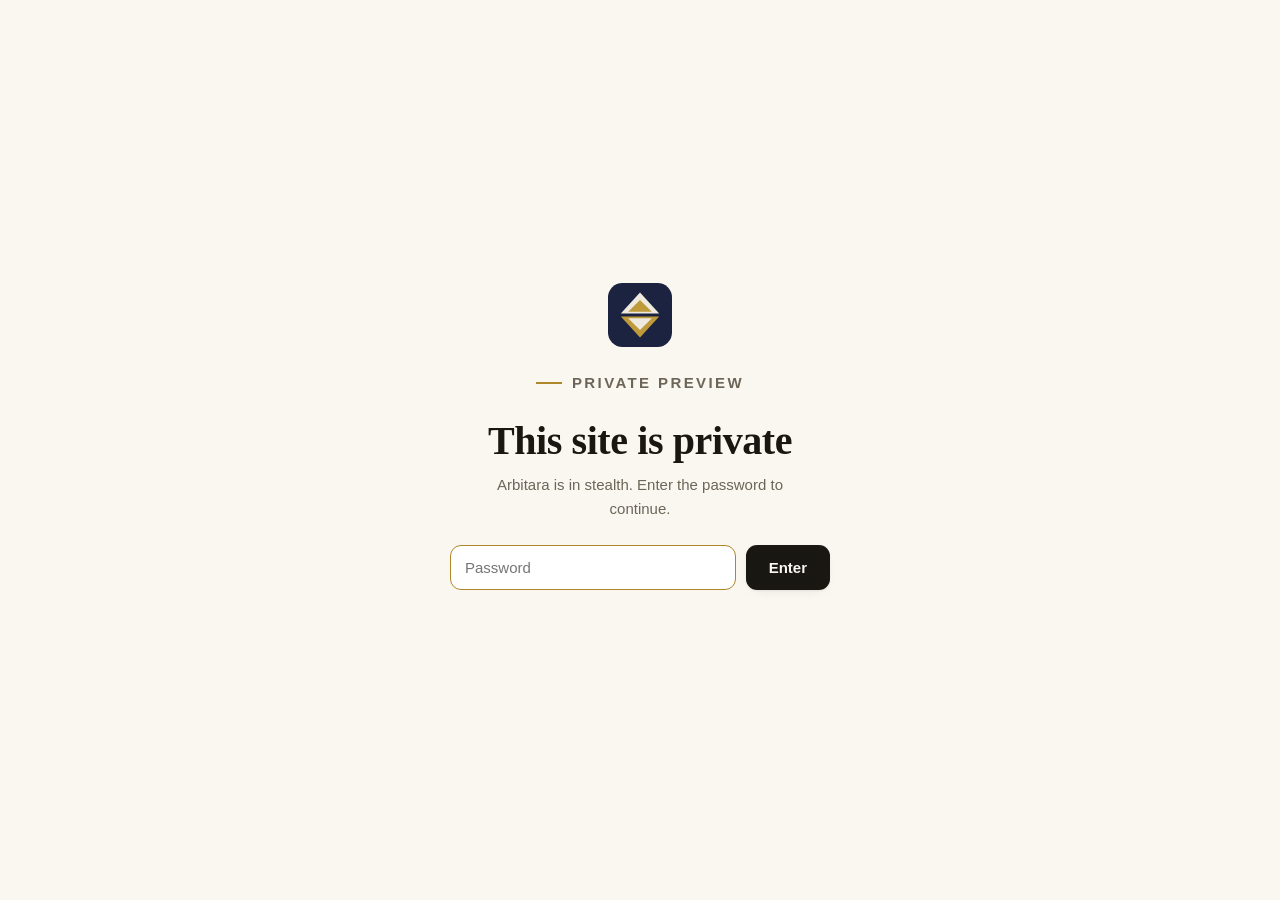
<file: index.html>
<!DOCTYPE html>
<html lang="en" data-arb-home>
<head>
<meta charset="UTF-8">
<meta name="viewport" content="width=device-width, initial-scale=1">
<meta name="robots" content="noindex, nofollow">
<title>Arbitara: The Power to Decide</title>
<meta name="description" content="Arbitara is a field guide to the arbitrium, the management decision. A practitioner's approach to framing, deciding, and learning: the decision science that separates a good process from a lucky outcome.">
<meta property="og:title" content="Arbitara: The Power to Decide">
<meta property="og:description" content="A practitioner's field guide to the management decision: framing, options, assumptions, ownership, and the feedback loop most organizations never close.">
<meta property="og:type" content="website">
<meta name="theme-color" content="#FAF7F1" media="(prefers-color-scheme: light)">
<meta name="theme-color" content="#14130F" media="(prefers-color-scheme: dark)">
<link rel="icon" href="data:image/svg+xml,%3Csvg xmlns='http://www.w3.org/2000/svg' viewBox='0 0 40 40'%3E%3Crect width='40' height='40' rx='9' fill='%231C2340'/%3E%3Cpath d='M20 6 L32 19 L8 19 Z' fill='%23EFEAE0'/%3E%3Cpath d='M20 10.6 L27.4 18 L12.6 18 Z' fill='%23BE9A3B'/%3E%3Cpath d='M8 21 L32 21 L20 34 Z' fill='%23BE9A3B'/%3E%3Cpath d='M12.6 22 L27.4 22 L20 29.4 Z' fill='%23EFEAE0'/%3E%3C/svg%3E">
<link rel="stylesheet" href="style.css">
<script>document.documentElement.className+=' arb-cloak';setTimeout(function(){document.documentElement.classList.remove('arb-cloak');},2000);</script>
<style>html.arb-cloak{visibility:hidden}</style>
<script src="config.js"></script>
</head>
<body>

<!-- ============ NAV ============ -->
<header class="nav" id="nav">
  <div class="wrap nav-inner">
    <a href="#top" class="brand" aria-label="Arbitara home">
      <svg class="mark" viewBox="0 0 40 40" fill="none" aria-hidden="true">
        <rect width="40" height="40" rx="9" fill="#1C2340"/>
        <path d="M20 6 L32 19 L8 19 Z" fill="#EFEAE0"/>
        <path d="M20 10.6 L27.4 18 L12.6 18 Z" fill="#BE9A3B"/>
        <path d="M8 21 L32 21 L20 34 Z" fill="#BE9A3B"/>
        <path d="M12.6 22 L27.4 22 L20 29.4 Z" fill="#EFEAE0"/>
      </svg>
      Arbitara <small>Decide to win</small>
    </a>
    <nav class="nav-links" id="navLinks" aria-label="Pages">
      <span class="nav-current">Home</span>
      <a href="white-paper.html" class="nav-goto">White paper</a>
      <a href="self-check.html" class="nav-goto">Self-Check</a>
      <a href="investor.html" class="nav-goto">Investors</a>
      <a href="#contact">Contact</a>
    </nav>
    <div class="nav-tools">
      <button class="icon-btn" id="themeBtn" aria-label="Toggle light and dark theme" title="Toggle theme">
        <svg class="ico-sun" viewBox="0 0 24 24" fill="none" stroke="currentColor" stroke-width="1.8" stroke-linecap="round"><circle cx="12" cy="12" r="4.2"/><path d="M12 2v2.5M12 19.5V22M4.2 4.2l1.8 1.8M18 18l1.8 1.8M2 12h2.5M19.5 12H22M4.2 19.8 6 18M18 6l1.8-1.8"/></svg>
      </button>
      <button class="icon-btn nav-toggle" id="navToggle" aria-label="Toggle menu" aria-expanded="false">
        <svg viewBox="0 0 24 24" fill="none" stroke="currentColor" stroke-width="1.9" stroke-linecap="round"><path d="M4 7h16M4 12h16M4 17h16"/></svg>
      </button>
    </div>
  </div>
  <nav class="subnav" id="subnav" aria-label="On this page">
    <div class="wrap subnav-inner">
      <a href="#platform">Platform</a>
      <a href="#disappear">The Gap</a>
      <a href="#ai">AI &amp; Ownership</a>
    </div>
  </nav>
</header>

<main id="top">

<!-- ============ HERO ============ -->
<section class="hero" id="hero">
  <div class="hero-bg" id="heroBg"></div>
  <div class="wrap hero-grid">
    <div class="reveal">
      <p class="eyebrow">Arbitara · Decide to win</p>
      <h1>The power to <span class="em">decide</span> is a discipline, not a talent.</h1>
      <p class="lede">Organizations map their processes, model their architectures, and instrument everything they do. Then they make their most consequential choices in a room, with no structure, no record, and no way to learn from what happens next. Arbitara is a practitioner's field guide to closing that gap.</p>
      <p class="lede hero-thesis">A decision framework, and the platform to run it — advised by AI, owned by you.</p>
      <div class="hero-cta">
        <a href="#contact" class="btn btn-primary"><span class="cta-label">Ask for a demo</span>
          <svg viewBox="0 0 24 24" fill="none" stroke="currentColor" stroke-width="2" stroke-linecap="round"><path d="M5 12h14M13 6l6 6-6 6"/></svg></a>
        <a href="white-paper.html" class="btn btn-ghost"><span class="cta-label">Read the white paper</span></a>
      </div>
      <p class="hero-etym"><b>ar·<i>bi</i>·tri·um</b> <i>/ ɑːrˈbɪtriəm /</i> — from the Latin: the act of forming a considered view and committing to it.</p>
    </div>
  </div>

  <div class="wrap">
    <div class="stats reveal">
      <div class="stat">
        <div class="n"><span class="u">20%</span></div>
        <div class="l">of respondents say their organization excels at decision making.</div>
        <div class="src"><a href="https://www.mckinsey.com/capabilities/people-and-organizational-performance/our-insights/decision-making-in-the-age-of-urgency" target="_blank" rel="noopener">McKinsey &amp; Company, "Decision Making in the Age of Urgency," Apr 30, 2019</a></div>
      </div>
      <div class="stat">
        <div class="n"><span class="u">57%</span></div>
        <div class="l">cite a hierarchical, slow process as the single biggest thing getting in the way of good decisions.</div>
        <div class="src"><a href="https://www.harvardbusiness.org/wp-content/uploads/2025/04/HBI_Infographic_The-State-of-Decision-Making_Apr2025.pdf" target="_blank" rel="noopener">Harvard Business Impact, "The State of Decision Making," Apr 2025</a></div>
      </div>
      <div class="stat">
        <div class="n"><span class="u">95%</span></div>
        <div class="l">correlation between excelling at decisions and top-tier financial results.</div>
        <div class="src"><a href="https://www.forbes.com/sites/baininsights/2011/03/23/score-your-organization-to-improve-decision-effectiveness/" target="_blank" rel="noopener">Bain &amp; Company, via Forbes, Mar 23, 2011</a></div>
      </div>
      <div class="stat">
        <div class="n"><span class="u">$250M</span></div>
        <div class="l">in wages squandered annually: about 530,000 lost manager-days a year at a typical Fortune 500 company.</div>
        <div class="src"><a href="https://www.mckinsey.com/capabilities/people-and-organizational-performance/our-insights/decision-making-in-the-age-of-urgency" target="_blank" rel="noopener">McKinsey &amp; Company, Apr 30, 2019</a></div>
      </div>
    </div>
  </div>
</section>

<!-- ============ WHAT ARBITARA IS (PLATFORM) ============ -->
<section id="platform">
  <div class="wrap">
    <div class="head reveal">
      <p class="eyebrow">What Arbitara is</p>
      <h2>A decision framework, and the platform to run it.</h2>
      <p>Arbitara combines a practitioner's decision framework with the technology to operate it — capturing, governing, and learning from every decision, so accountability and speed stop trading against each other.</p>
    </div>

    <p class="plat-hint reveal">Tap any step or block for what it means.</p>

    <div class="plat reveal">
      <!-- The framework -->
      <div class="plat-panel">
        <div class="plat-panel-label"><span class="k">The framework</span> — how good decisions get made</div>
        <div class="plat-flow">
          <button type="button" class="plat-step" aria-expanded="false" data-label="Frame" data-note="Set the strategic context, clarify who actually owns the call, and state the real decision. Getting the question right, before touching the answer.">Frame</button>
          <button type="button" class="plat-step" aria-expanded="false" data-label="Structure" data-note="Name the assumptions, generate genuine options (including doing nothing), and set the criteria that will decide — before the evidence arrives to bias them.">Structure</button>
          <button type="button" class="plat-step" aria-expanded="false" data-label="Evaluate" data-note="Weigh the options against the criteria, and record the decision with its reasoning intact — not just the outcome, but why.">Evaluate</button>
          <button type="button" class="plat-step" aria-expanded="false" data-label="Deliver" data-note="Communicate the rationale, implement, and monitor outcomes against what was predicted — so the decision can be reviewed and learned from.">Deliver</button>
        </div>
        <button type="button" class="plat-loop" aria-expanded="false" data-label="Learning &amp; adaptation" data-note="Assumptions get review dates; outcomes are compared to what each decision predicted. The record feeds back, so the next decision starts from what the last one taught.">
          <svg viewBox="0 0 24 24" fill="none" stroke="currentColor" stroke-width="2" stroke-linecap="round" stroke-linejoin="round"><path d="M3 12a9 9 0 0 1 15-6.7L21 8"/><path d="M21 3v5h-5"/><path d="M21 12a9 9 0 0 1-15 6.7L3 16"/><path d="M3 21v-5h5"/></svg>
          Learning &amp; adaptation
        </button>
        <div class="plat-detail" role="region" aria-live="polite" hidden></div>
      </div>

      <div class="plat-join" aria-hidden="true">
        <svg viewBox="0 0 24 24" fill="none" stroke="currentColor" stroke-width="2" stroke-linecap="round" stroke-linejoin="round"><path d="M17 1l4 4-4 4"/><path d="M3 11V9a4 4 0 0 1 4-4h14"/><path d="M7 23l-4-4 4-4"/><path d="M21 13v2a4 4 0 0 1-4 4H3"/></svg>
        <span>runs on</span>
      </div>

      <!-- The platform -->
      <div class="plat-panel">
        <div class="plat-panel-label"><span class="k">The platform</span> — the technology underneath</div>
        <div class="plat-tier">
          <span class="plat-tier-name">Foundation</span>
          <div class="plat-blocks">
            <button type="button" class="plat-block" aria-expanded="false" data-label="Capturing" data-note="Every decision recorded as a structured object — options, criteria, assumptions and the accountable owner — not buried in a deck or an inbox thread.">Capturing</button>
            <button type="button" class="plat-block" aria-expanded="false" data-label="Taxonomy &amp; Library" data-note="A searchable library of past decisions and their reasoning, organised so the next choice starts from what the organisation already knows.">Taxonomy &amp; Library</button>
            <button type="button" class="plat-block" aria-expanded="false" data-label="Governance" data-note="Decision weight scaled to the stakes — the right process, owner and review for each — enforced by the platform, not left to hope.">Governance</button>
          </div>
        </div>
        <div class="plat-tier">
          <span class="plat-tier-name">Intelligence &amp; advisory</span>
          <div class="plat-blocks">
            <button type="button" class="plat-block gold" aria-expanded="false" data-label="Alignment" data-note="Surfaces where criteria, assumptions or owners conflict across decisions, so misalignment is caught before it quietly compounds.">Alignment</button>
            <button type="button" class="plat-block gold" aria-expanded="false" data-label="Intelligence" data-note="Turns the accumulated record into patterns — what the organisation consistently values, overlooks, and gets wrong.">Intelligence</button>
            <button type="button" class="plat-block gold" aria-expanded="false" data-label="AI Advisory" data-note="AI structures options, flags missing alternatives and expiring assumptions, and makes bias visible. The human still decides, and stays accountable.">AI Advisory</button>
          </div>
        </div>
        <div class="plat-detail" role="region" aria-live="polite" hidden></div>
      </div>

      <p class="plat-payoff">Every decision leaves a reusable asset behind. The process becomes <span>decision intelligence</span>.</p>
    </div>
  </div>
</section>

<!-- ============ THE GAP / DISAPPEARANCE ============ -->
<section id="disappear" class="section-alt">
  <div class="wrap">
    <div class="head reveal">
      <p class="eyebrow">The visibility gap</p>
      <h2>A decision is communicated. Its reasoning is not.</h2>
      <p>Walk through what happens when a significant choice is made. A recommendation is presented. Alternatives are discussed, sometimes cursorily. A direction is chosen; a follow-up goes out. What almost never survives the meeting is the <em>reasoning</em>: the options weighed, the criteria that decided it, the assumptions it rests on, and the owner who committed. The outcome becomes visible. The logic that produced it evaporates.</p>
    </div>

    <div class="grid g-4">
      <div class="card loss reveal" style="grid-template-columns:1fr">
        <div><span class="num">01</span>
          <h3>The options not chosen</h3>
          <p>Every real decision rejects alternatives. Without a record of what was considered and why, they cease to exist for the next leader who faces a related question.</p>
          <div class="save"><svg viewBox="0 0 24 24" fill="none" stroke="currentColor" stroke-width="2" stroke-linecap="round"><path d="M20 6 9 17l-5-5"/></svg>Each choice becomes an input to the next, with no rediscovery at full cost.</div>
        </div>
      </div>
      <div class="card loss reveal" style="grid-template-columns:1fr">
        <div><span class="num">02</span>
          <h3>The criteria used</h3>
          <p>What made the winning option win? Cost, speed, strategic fit, risk. Left implicit, the logic is invisible, and so is any inconsistency in how similar decisions get made.</p>
          <div class="save"><svg viewBox="0 0 24 24" fill="none" stroke="currentColor" stroke-width="2" stroke-linecap="round"><path d="M20 6 9 17l-5-5"/></svg>Tracked criteria reveal what you consistently value, and what you overlook.</div>
        </div>
      </div>
      <div class="card loss reveal" style="grid-template-columns:1fr">
        <div><span class="num">03</span>
          <h3>The assumptions made</h3>
          <p>Every commitment rests on claims about the world: growth, competition, technology. These are not facts. They are time-bounded hypotheses, most with expiry dates.</p>
          <div class="save"><svg viewBox="0 0 24 24" fill="none" stroke="currentColor" stroke-width="2" stroke-linecap="round"><path d="M20 6 9 17l-5-5"/></svg>Reviewed as conditions change, so a wrong direction gets caught early.</div>
        </div>
      </div>
      <div class="card loss reveal" style="grid-template-columns:1fr">
        <div><span class="num">04</span>
          <h3>The accountable owner</h3>
          <p>Without a named owner, accountability is collective, which in practice means it belongs to no one. The commitment exists; the person watching its outcome does not.</p>
          <div class="save"><svg viewBox="0 0 24 24" fill="none" stroke="currentColor" stroke-width="2" stroke-linecap="round"><path d="M20 6 9 17l-5-5"/></svg>Named ownership turns accountability from a hope into a structure.</div>
        </div>
      </div>
    </div>

    <div class="pull reveal" style="margin-top:64px">
      <p>“A decision without its reasoning does not travel. It arrives as a fact. Facts do not get revisited when conditions change. Decisions should.”</p>
    </div>
  </div>
</section>

<!-- ============ AI & OWNERSHIP ============ -->
<section id="ai">
  <div class="wrap">
    <div class="head center reveal">
      <p class="eyebrow" style="justify-content:center">A governance commitment</p>
      <h2>AI advises. The human decides. Always.</h2>
      <p>Humans stay at the steering wheel; AI stays in the loop — never the other way around, in both technical design (how the platform itself is built) and behavioral design (how a team leads and collaborates around it). Management decisions are not primarily an analytical problem. They are an <em>organizational commitment</em> problem, and the two require different instruments. AI expands the decision-maker's field of view; it does not carry the moral accountability the choice demands. That accountability requires someone who can be questioned, explain their reasoning, and bear the consequences of being wrong.</p>
    </div>

    <div class="ai-illo reveal" aria-hidden="true">
      <div class="ai-illo-row">
        <ul class="ai-illo-list left">
          <li class="head-label" data-arb-edit="ai.illo.leftLabel">AI and System enable scalable speed &amp; intelligence</li>
          <li><svg viewBox="0 0 24 24" fill="none" stroke="currentColor" stroke-width="1.7" stroke-linecap="round" stroke-linejoin="round"><circle cx="12" cy="12" r="9"/><path d="M15 9l-4.5 1.5L9 15l4.5-1.5L15 9Z"/></svg><span data-arb-edit="ai.illo.leftItem1">Guidance</span></li>
          <li><svg viewBox="0 0 24 24" fill="none" stroke="currentColor" stroke-width="1.7" stroke-linecap="round" stroke-linejoin="round"><path d="M12 21V10M12 10 7 5M12 10l5-5M12 10V3"/></svg><span data-arb-edit="ai.illo.leftItem2">Process options</span></li>
          <li><svg viewBox="0 0 24 24" fill="none" stroke="currentColor" stroke-width="1.7" stroke-linecap="round" stroke-linejoin="round"><path d="M12 4 5 19h14L12 4Z"/><path d="M13 9l6 4M14 12l5 2"/></svg><span data-arb-edit="ai.illo.leftItem3">Strategic insights</span></li>
          <li><svg viewBox="0 0 24 24" fill="none" stroke="currentColor" stroke-width="1.7" stroke-linecap="round" stroke-linejoin="round"><circle cx="10" cy="14" r="6.5"/><path d="M14.5 18.5 20 20l-1.5-5.5"/></svg><span data-arb-edit="ai.illo.leftItem4">Decisive intelligence</span></li>
        </ul>

        <div class="ai-illo-center">
          <div class="ai-illo-venn">
            <div class="venn-circle ai">
              <svg class="venn-icon" viewBox="0 0 24 24" fill="currentColor" stroke="none"><path d="M12 2c.7 6.2 1.6 7.1 7.8 7.8-6.2.7-7.1 1.6-7.8 7.8-.7-6.2-1.6-7.1-7.8-7.8C10.4 9.1 11.3 8.2 12 2Z"/><path d="M19 16.5c.35 2.3.7 2.65 3 3-2.3.35-2.65.7-3 3-.35-2.3-.7-2.65-3-3 2.3-.35 2.65-.7 3-3Z"/></svg>
              <span class="venn-name" data-arb-edit="ai.illo.vennAiName">AI</span>
            </div>
            <div class="venn-center">
              <span class="venn-pulse-dot"></span>
              <span class="venn-cycle"><b data-arb-edit="ai.illo.vennCycle1">Collaboration</b><b data-arb-edit="ai.illo.vennCycle2">Context</b><b data-arb-edit="ai.illo.vennCycle3">Feedback</b></span>
            </div>
            <div class="venn-circle human">
              <svg class="venn-icon" viewBox="0 0 24 24" fill="none" stroke="currentColor" stroke-width="1.6" stroke-linecap="round" stroke-linejoin="round"><circle cx="12" cy="8" r="4"/><path d="M4 21c0-4.4 3.6-7 8-7s8 2.6 8 7"/></svg>
              <span class="venn-name" data-arb-edit="ai.illo.vennHumanName">Human</span>
            </div>
          </div>
          <div class="ai-illo-platform">
            <div class="platform-item"><svg viewBox="0 0 24 24" fill="none" stroke="currentColor" stroke-width="1.6" stroke-linecap="round" stroke-linejoin="round"><path d="M4 10h16M5 10l7-5 7 5M5 10v8M19 10v8M9 10v8M15 10v8M3 20h18"/></svg><span data-arb-edit="ai.illo.platform1">Governance</span></div>
            <div class="platform-item"><svg viewBox="0 0 24 24" fill="none" stroke="currentColor" stroke-width="1.6" stroke-linecap="round" stroke-linejoin="round"><ellipse cx="12" cy="6" rx="7" ry="2.6"/><path d="M5 6v6c0 1.4 3.1 2.6 7 2.6s7-1.2 7-2.6V6"/><path d="M5 12v6c0 1.4 3.1 2.6 7 2.6s7-1.2 7-2.6v-6"/></svg><span data-arb-edit="ai.illo.platform2">Memory</span></div>
            <div class="platform-item"><svg viewBox="0 0 24 24" fill="none" stroke="currentColor" stroke-width="1.6" stroke-linecap="round" stroke-linejoin="round"><circle cx="12" cy="6" r="1.8"/><circle cx="6" cy="17" r="1.8"/><circle cx="18" cy="17" r="1.8"/><path d="M12 7.8 6.9 15.5M12 7.8l5.1 7.7M7.8 17h8.4"/></svg><span data-arb-edit="ai.illo.platform3">Learning</span></div>
            <div class="platform-item"><svg viewBox="0 0 24 24" fill="none" stroke="currentColor" stroke-width="1.6" stroke-linecap="round" stroke-linejoin="round"><circle cx="11" cy="12" r="8"/><path d="M9 8.5v7l6-3.5-6-3.5Z"/></svg><span data-arb-edit="ai.illo.platform4">Execution</span></div>
          </div>
          <div class="platform-label" data-arb-edit="ai.illo.platformLabel">Strategic platform</div>
        </div>

        <ul class="ai-illo-list right">
          <li class="head-label" data-arb-edit="ai.illo.rightLabel">Humans provide decision judgment &amp; integrity</li>
          <li><svg viewBox="0 0 24 24" fill="none" stroke="currentColor" stroke-width="1.7" stroke-linecap="round" stroke-linejoin="round"><circle cx="12" cy="12" r="9"/><path d="M15 9l-4.5 1.5L9 15l4.5-1.5L15 9Z"/></svg><span data-arb-edit="ai.illo.rightItem1">Strategic direction</span></li>
          <li><svg viewBox="0 0 24 24" fill="none" stroke="currentColor" stroke-width="1.7" stroke-linecap="round" stroke-linejoin="round"><path d="M12 3v18M7 7h10M7 7l-3 6a3 3 0 0 0 6 0l-3-6ZM17 7l-3 6a3 3 0 0 0 6 0l-3-6Z"/></svg><span data-arb-edit="ai.illo.rightItem2">Choices &amp; alignment</span></li>
          <li><svg viewBox="0 0 24 24" fill="none" stroke="currentColor" stroke-width="1.7" stroke-linecap="round" stroke-linejoin="round"><circle cx="9" cy="9" r="5"/><circle cx="15" cy="15" r="5"/></svg><span data-arb-edit="ai.illo.rightItem3">Accountability &amp; ownership</span></li>
          <li><svg viewBox="0 0 24 24" fill="none" stroke="currentColor" stroke-width="1.7" stroke-linecap="round" stroke-linejoin="round"><path d="m7 4 4 4-6 6 3 3 6-6 4 4M15 6l3-3 3 3-3 3M4 20h9"/></svg><span data-arb-edit="ai.illo.rightItem4">Final judgment</span></li>
        </ul>
      </div>

      <div class="ai-illo-bottom">
        <div class="pedestal">
          <svg viewBox="0 0 24 24" fill="none" stroke="currentColor" stroke-width="1.7" stroke-linecap="round" stroke-linejoin="round"><circle cx="12" cy="6" r="3"/><path d="M7 21v-3c0-3 2.2-5 5-5s5 2 5 5v3"/></svg>
          <div class="pedestal-base"></div>
        </div>
        <p class="pedestal-note" data-arb-edit="ai.illo.pedestalNote"><b>Humans stay in power of decisions.</b></p>
        <div class="ai-illo-steps">
          <div class="step"><span class="step-icon"><svg viewBox="0 0 24 24" fill="none" stroke="currentColor" stroke-width="1.7" stroke-linecap="round" stroke-linejoin="round"><path d="M6 3h9l4 4v14H6Z"/><path d="M15 3v4h4M9 12h7M9 15.5h7M9 8.5h3"/></svg></span><span data-arb-edit="ai.illo.step1">AI provides insights</span></div>
          <svg class="step-arrow" viewBox="0 0 24 24" fill="none" stroke="currentColor" stroke-width="2" stroke-linecap="round"><path d="M5 12h14M13 6l6 6-6 6"/></svg>
          <div class="step"><span class="step-icon"><svg viewBox="0 0 24 24" fill="none" stroke="currentColor" stroke-width="1.7" stroke-linecap="round" stroke-linejoin="round"><circle cx="12" cy="8" r="4"/><path d="M4 21c0-4.4 3.6-7 8-7s8 2.6 8 7"/></svg></span><span data-arb-edit="ai.illo.step2">Human makes the decision</span></div>
          <svg class="step-arrow" viewBox="0 0 24 24" fill="none" stroke="currentColor" stroke-width="2" stroke-linecap="round"><path d="M5 12h14M13 6l6 6-6 6"/></svg>
          <div class="step"><span class="step-icon"><svg viewBox="0 0 24 24" fill="none" stroke="currentColor" stroke-width="1.7" stroke-linecap="round" stroke-linejoin="round"><path d="M12 3 5 6v5c0 4.6 3 7.8 7 10 4-2.2 7-5.4 7-10V6l-7-3Z"/><path d="m9 12 2 2 4-4"/></svg></span><span data-arb-edit="ai.illo.step3">Both re-evaluate</span></div>
        </div>
      </div>
    </div>

    <div class="ai-split reveal">
      <div class="ai-col advises">
        <div class="role" data-arb-edit="ai.split.leftRole">What the intelligence layer does</div>
        <h3 data-arb-edit="ai.split.leftH3">Raises the quality of the human choice</h3>
        <ul>
          <li><svg viewBox="0 0 24 24" fill="none" stroke="currentColor" stroke-width="2" stroke-linecap="round"><path d="M20 6 9 17l-5-5"/></svg><span data-arb-edit="ai.split.leftItem1"><b>Clusters and structures</b>: groups related decisions together and surfaces the criteria that already apply.</span></li>
          <li><svg viewBox="0 0 24 24" fill="none" stroke="currentColor" stroke-width="2" stroke-linecap="round"><path d="M20 6 9 17l-5-5"/></svg><span data-arb-edit="ai.split.leftItem2"><b>Provides existing libraries</b>: draws on the organization's own record of past decisions, criteria, and assumptions — not a blank page.</span></li>
          <li><svg viewBox="0 0 24 24" fill="none" stroke="currentColor" stroke-width="2" stroke-linecap="round"><path d="M20 6 9 17l-5-5"/></svg><span data-arb-edit="ai.split.leftItem3"><b>Monitors decision content</b>: tracks assumptions, criteria, and context as they change, not just at the moment of signoff.</span></li>
          <li><svg viewBox="0 0 24 24" fill="none" stroke="currentColor" stroke-width="2" stroke-linecap="round"><path d="M20 6 9 17l-5-5"/></svg><span data-arb-edit="ai.split.leftItem4"><b>Checks strategic alignment</b>: flags when a decision's direction drifts from the strategy it's meant to serve.</span></li>
        </ul>
      </div>
      <div class="ai-col decides">
        <div class="role" data-arb-edit="ai.split.rightRole">What it must never do</div>
        <h3 data-arb-edit="ai.split.rightH3">Take the decision, or the accountability</h3>
        <ul>
          <li><svg viewBox="0 0 24 24" fill="none" stroke="currentColor" stroke-width="2" stroke-linecap="round"><path d="M18 6 6 18M6 6l12 12"/></svg><span data-arb-edit="ai.split.rightItem1">It does not automate the decision. It stays open until a human closes it.</span></li>
          <li><svg viewBox="0 0 24 24" fill="none" stroke="currentColor" stroke-width="2" stroke-linecap="round"><path d="M18 6 6 18M6 6l12 12"/></svg><span data-arb-edit="ai.split.rightItem2">It does not limit decisions to what's already in the library. A genuinely new kind still gets recorded, not forced into a template.</span></li>
          <li><svg viewBox="0 0 24 24" fill="none" stroke="currentColor" stroke-width="2" stroke-linecap="round"><path d="M18 6 6 18M6 6l12 12"/></svg><span data-arb-edit="ai.split.rightItem3">It does not force every decision through all twelve steps. The tier set by its stakes decides how much process it gets.</span></li>
          <li><svg viewBox="0 0 24 24" fill="none" stroke="currentColor" stroke-width="2" stroke-linecap="round"><path d="M18 6 6 18M6 6l12 12"/></svg><span data-arb-edit="ai.split.rightItem4">It does not eliminate a manager's gut feeling. It gives that instinct a structure to test itself against, not a replacement.</span></li>
        </ul>
      </div>
    </div>
    <p class="ai-close reveal">None of this is AI layered onto an unchanged process. It's why the framework above exists in the first place — a different way of doing the work, not the old one with AI bolted on.</p>
  </div>
</section>

<!-- ============ CONTACT ============ -->
<section id="contact" class="section-alt">
  <div class="wrap">
    <div class="head reveal">
      <p class="eyebrow">Get in touch</p>
      <h2>Whatever stage you're at, start here.</h2>
      <p>Arbitara is in stealth. Leave your details and tell us where your interest sits today. We'll follow up accordingly, whether that's a note when membership opens or a conversation this week.</p>
    </div>

    <form class="contact-card reveal" id="contactForm" novalidate>
      <div class="cf-row">
        <div class="cf-field">
          <label for="cfName">Name</label>
          <input type="text" id="cfName" name="name" required autocomplete="name" placeholder="Jane Practitioner">
        </div>
        <div class="cf-field">
          <label for="cfEmail">Email</label>
          <input type="email" id="cfEmail" name="email" required autocomplete="email" placeholder="you@company.com">
        </div>
      </div>

      <div class="cf-row">
        <div class="cf-field">
          <label for="cfTitle">Job title</label>
          <input type="text" id="cfTitle" name="jobTitle" autocomplete="organization-title" placeholder="VP Strategy">
        </div>
        <div class="cf-field">
          <label for="cfCompanySize">Company size</label>
          <input type="text" id="cfCompanySize" name="companySize" placeholder="e.g. 200 employees">
        </div>
      </div>

      <div class="cf-field">
        <label>Your interest in the topic?</label>
        <div class="cf-interest" role="radiogroup" aria-label="Interest level">
          <input type="radio" name="interest" id="cfI1" value="Get updates">
          <label for="cfI1">Get updates</label>
          <input type="radio" name="interest" id="cfI2" value="Discuss">
          <label for="cfI2">Discuss</label>
          <input type="radio" name="interest" id="cfI3" value="Use">
          <label for="cfI3">Use</label>
        </div>
      </div>

      <div class="cf-field">
        <label for="cfMessage">Anything you'd like to add?</label>
        <textarea id="cfMessage" name="message" rows="4" maxlength="300" placeholder="Optional — tell us more about your situation or what you're looking for."></textarea>
      </div>

      <div class="cf-consent">
        <input type="checkbox" id="cfConsent" name="consent" required>
        <label for="cfConsent">I agree to the <a href="privacy.html" target="_blank" rel="noopener">Privacy Policy</a> and have read the <a href="imprint.html" target="_blank" rel="noopener">Imprint</a>.</label>
      </div>

      <button type="submit" class="btn btn-primary">Send</button>
      <div class="cf-msg" aria-live="polite"></div>
    </form>
  </div>
</section>

</main>

<!-- ============ FOOTER ============ -->
<footer class="footer">
  <div class="wrap">
    <div class="footer-top">
      <div>
        <a href="#top" class="brand">
          <svg class="mark" viewBox="0 0 40 40" fill="none" aria-hidden="true"><rect width="40" height="40" rx="9" fill="#1C2340"/><path d="M20 6 L32 19 L8 19 Z" fill="#EFEAE0"/><path d="M20 10.6 L27.4 18 L12.6 18 Z" fill="#BE9A3B"/><path d="M8 21 L32 21 L20 34 Z" fill="#BE9A3B"/><path d="M12.6 22 L27.4 22 L20 29.4 Z" fill="#EFEAE0"/></svg>
          Arbitara
        </a>
        <p>A practice devoted to the arbitrium, the management decision. We write about framing, options, ownership, and the feedback loop most organizations never close. Something is being built here. For now, the field guide.</p>
        <div class="stealth"><span class="pip"></span> Building quietly · more soon</div>
      </div>
      <div>
        <h5>This Page</h5>
        <ul>
          <li><a href="#platform">What Arbitara is</a></li>
          <li><a href="#disappear">The visibility gap</a></li>
          <li><a href="#ai">AI &amp; ownership</a></li>
          <li><a href="#contact">Contact</a></li>
        </ul>
      </div>
      <div>
        <h5>The White Paper</h5>
        <ul>
          <li><a href="white-paper.html#disappear">The visibility gap</a></li>
          <li><a href="white-paper.html#anatomy">Anatomy of a decision</a></li>
          <li><a href="white-paper.html#process">The twelve-step process</a></li>
          <li><a href="white-paper.html#tiers">The three tiers</a></li>
          <li><a href="white-paper.html#bias">Bias &amp; noise</a></li>
          <li><a href="white-paper.html#principles">Seven principles</a></li>
        </ul>
      </div>
      <div>
        <h5>Self-Check</h5>
        <ul>
          <li><a href="self-check.html#assessment">Decision-effectiveness self-check</a></li>
          <li><a href="self-check.html#toolkit">Pre-decision checklist</a></li>
          <li><a href="investor.html">Investors</a></li>
          <li><a href="reading.html">Further reading</a></li>
        </ul>
      </div>
    </div>
    <div class="footer-bar">
      <div>© <span id="yr"></span> Arbitara · <span class="lat">Decide to win</span></div>
      <div><a href="imprint.html">Imprint</a> · <a href="privacy.html">Privacy</a></div>
      <div><a href="mailto:decide@arbitara.com">decide@arbitara.com</a></div>
      <div><a href="https://demo.arbitara.com" target="_blank" rel="noopener">Demo →</a></div>
    </div>
  </div>
</footer>

<script src="app.js"></script>
<script src="admin-edit.js"></script>
</body>
</html>
</file>
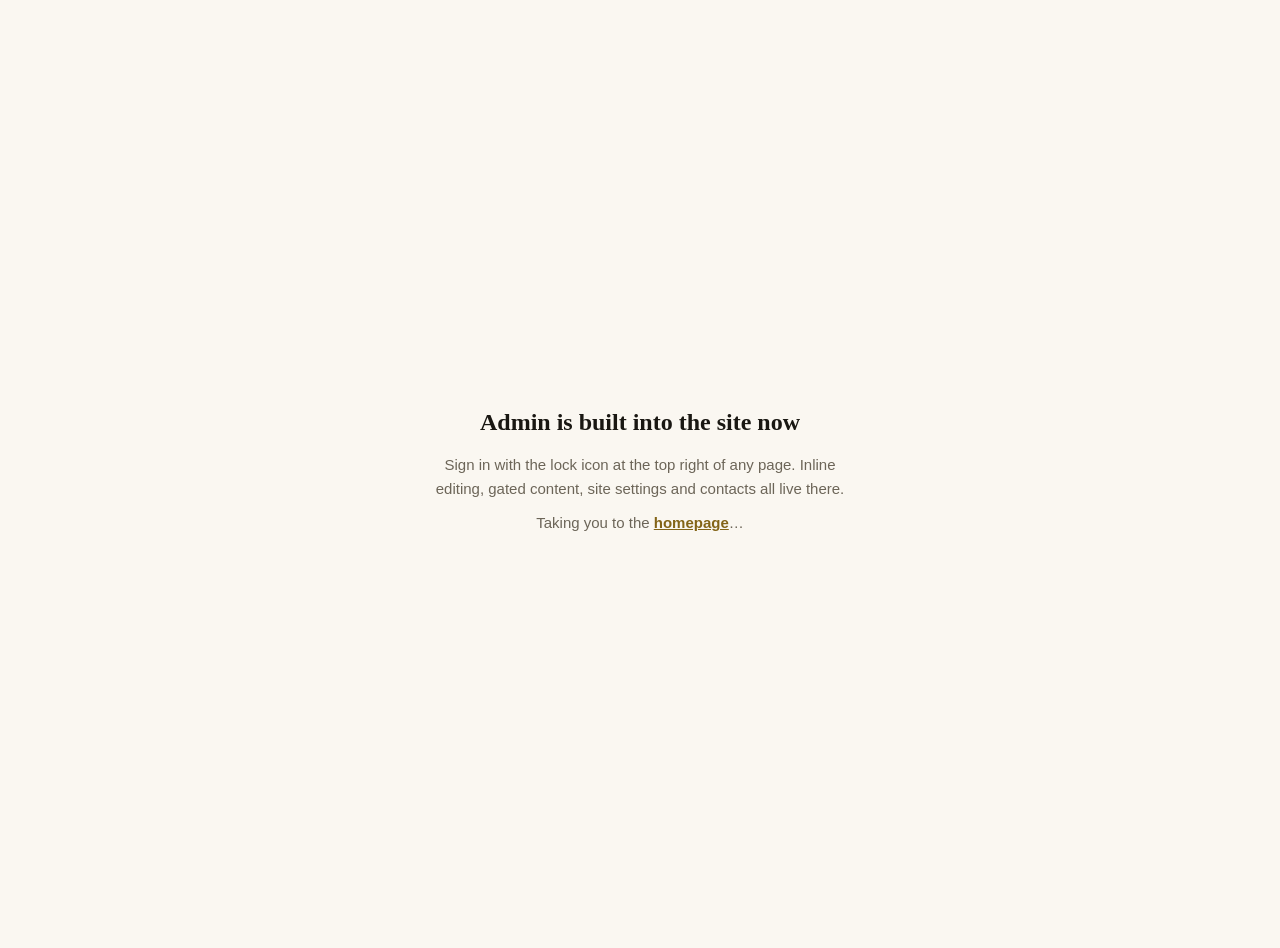
<file: admin/index.html>
<!doctype html>
<html lang="en">
<head>
<meta charset="utf-8">
<meta name="viewport" content="width=device-width, initial-scale=1">
<meta name="robots" content="noindex, nofollow">
<title>Admin moved — Arbitara</title>
<!-- The standalone admin page has been folded into the live site: sign in
     with the lock icon (top right) and everything — inline editing, gated
     content, site settings, contacts — is there. This stub just forwards
     old bookmarks to the homepage. -->
<meta http-equiv="refresh" content="3; url=/">
<style>
  :root{ --paper:#FAF7F1; --ink:#191712; --muted:#6C6558; --accent-ink:#836417;
    --serif:"Iowan Old Style","Palatino Linotype",Palatino,Georgia,serif;
    --sans:-apple-system,BlinkMacSystemFont,"Segoe UI",Inter,Roboto,Helvetica,Arial,sans-serif; }
  @media (prefers-color-scheme: dark){:root{ --paper:#14130F; --ink:#F2ECE0; --muted:#A79F8E; --accent-ink:#D8B255; }}
  html,body{height:100%;}
  body{margin:0;background:var(--paper);color:var(--ink);font-family:var(--sans);
    display:flex;align-items:center;justify-content:center;text-align:center;padding:24px;line-height:1.6;}
  .box{max-width:440px;}
  h1{font-family:var(--serif);font-size:24px;margin:0 0 12px;}
  p{color:var(--muted);font-size:15px;margin:0 0 10px;}
  a{color:var(--accent-ink);font-weight:600;}
</style>
</head>
<body>
  <div class="box">
    <h1>Admin is built into the site now</h1>
    <p>Sign in with the lock icon at the top right of any page. Inline editing,
       gated content, site settings and contacts all live there.</p>
    <p>Taking you to the <a href="/">homepage</a>…</p>
  </div>
</body>
</html>
</file>
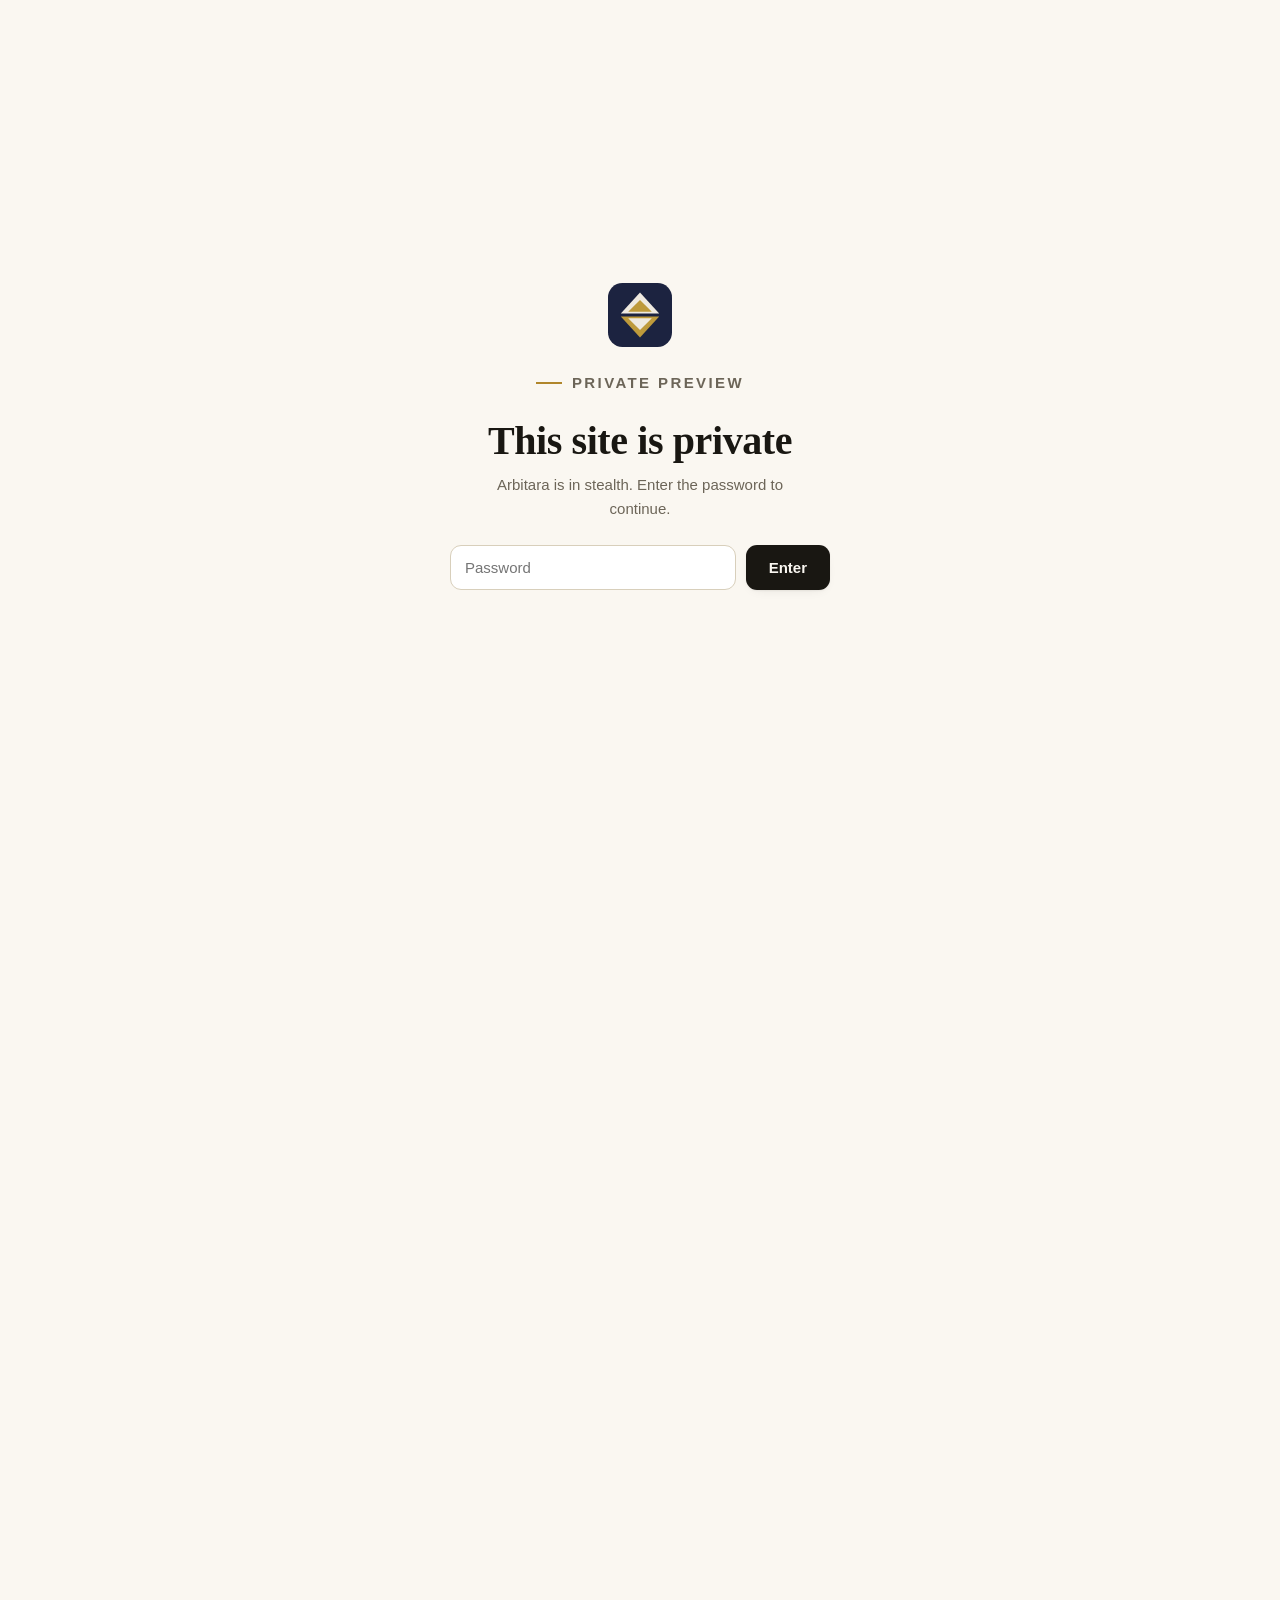
<file: decision-record.html>
<!DOCTYPE html>
<html lang="en">
<head>
<meta charset="UTF-8">
<meta name="viewport" content="width=device-width, initial-scale=1">
<meta name="robots" content="noindex, nofollow">
<script>
(function(){
  var d=document.documentElement; d.style.visibility="hidden";
  function home(){ location.replace("index.html"); }
  function gate(){ location.replace("index.html#unlock"); }
  function show(){ d.style.visibility=""; }
  var access=false; try{ access=localStorage.getItem("arb-access")==="granted"; }catch(e){}
  // Local preview (dev-server.py) is never gated; the public site always is.
  var localPreview=(function(){var h=location.hostname;return h==="localhost"||h==="127.0.0.1"||h==="[::1]"||h==="";})();
  var to=setTimeout(function(){ decide(null); },1500);
  function decide(cfg){
    clearTimeout(to); cfg=cfg||{};
    if(localPreview) return show();
    if(cfg.password&&cfg.password.enabled){                         // whole-site password on
      var okpw=false; try{okpw=sessionStorage.getItem("arb-pw")===cfg.password.hash&&!!cfg.password.hash;}catch(e){}
      if(!okpw) return home();
    }
    if(cfg.comingSoon&&cfg.comingSoon.enabled) return home();      // site in coming-soon mode
    if(cfg.tools&&cfg.tools.record===false) return home();          // record switched off
    if(cfg.gate&&cfg.gate.enabled===false) return show();           // gate off — open to all
    if(access) return show();                                       // member / already unlocked
    return gate();                                                  // locked → send to the gate
  }
  try{ fetch("config.json",{cache:"no-cache"}).then(function(r){return r.ok?r.json():{};}).then(decide).catch(function(){decide(null);}); }
  catch(e){ decide(null); }
})();
</script>
<title>Decision Record: Arbitara</title>
<meta name="description" content="A one-page decision record: context, governance, options & criteria, assumptions & outcomes. Print it or fill it in.">
<meta name="robots" content="noindex">
<link rel="icon" href="data:image/svg+xml,%3Csvg xmlns='http://www.w3.org/2000/svg' viewBox='0 0 40 40'%3E%3Crect width='40' height='40' rx='9' fill='%231C2340'/%3E%3Cpath d='M20 6 L32 19 L8 19 Z' fill='%23EFEAE0'/%3E%3Cpath d='M20 10.6 L27.4 18 L12.6 18 Z' fill='%23BE9A3B'/%3E%3Cpath d='M8 21 L32 21 L20 34 Z' fill='%23BE9A3B'/%3E%3Cpath d='M12.6 22 L27.4 22 L20 29.4 Z' fill='%23EFEAE0'/%3E%3C/svg%3E">
<style>
  :root{
    --paper:#FAF7F1; --ink:#191712; --muted:#6C6558; --faint:#928B7C;
    --line:#E4DCCC; --line-2:#D8CFBB; --accent:#B0862B; --accent-ink:#836417; --card:#fff;
    --serif:"Iowan Old Style","Palatino Linotype",Palatino,Georgia,serif;
    --sans:-apple-system,BlinkMacSystemFont,"Segoe UI",Inter,Roboto,Helvetica,Arial,sans-serif;
  }
  @media (prefers-color-scheme: dark){
    :root{--paper:#14130F;--ink:#F2ECE0;--muted:#A79F8E;--faint:#7E7767;--line:#302D25;
      --line-2:#3B372D;--accent:#CBA343;--accent-ink:#D8B255;--card:#1E1C17;}
  }
  *{box-sizing:border-box;}
  body{margin:0;background:var(--paper);color:var(--ink);font-family:var(--sans);
    line-height:1.5;-webkit-font-smoothing:antialiased;}
  .sheet{max-width:900px;margin:0 auto;padding:40px 30px 70px;}
  .toolbar{display:flex;justify-content:space-between;align-items:center;gap:14px;
    margin-bottom:28px;flex-wrap:wrap;}
  .back{font-size:14px;color:var(--muted);text-decoration:none;font-weight:600;}
  .back:hover{color:var(--ink);}
  .btns{display:flex;gap:10px;}
  button{font-family:var(--sans);font-size:14px;font-weight:600;cursor:pointer;
    border:1px solid var(--line-2);background:var(--card);color:var(--ink);
    padding:9px 16px;border-radius:9px;transition:border-color .2s,background .2s;}
  button:hover{border-color:var(--accent);}
  button.primary{background:var(--ink);color:var(--paper);border-color:var(--ink);}
  .doc{background:var(--card);border:1px solid var(--line);border-radius:14px;
    box-shadow:0 12px 40px -18px rgba(0,0,0,.28);overflow:hidden;}
  .doc-head{padding:26px 32px;border-bottom:2px solid var(--ink);
    display:flex;justify-content:space-between;align-items:flex-end;gap:20px;flex-wrap:wrap;}
  .brand{display:flex;align-items:center;gap:10px;font-family:var(--serif);
    font-size:20px;font-weight:600;}
  .brand svg{width:24px;height:24px;}
  .doc-head .t{font-family:var(--serif);font-size:15px;color:var(--muted);}
  .doc-head .meta{font-size:12px;color:var(--faint);text-align:right;}
  .doc-head .meta b{color:var(--ink);}
  h1{font-family:var(--serif);font-size:26px;margin:0;letter-spacing:-.01em;}
  .grp{padding:22px 32px;border-bottom:1px solid var(--line);}
  .grp:last-child{border-bottom:none;}
  .grp-title{display:flex;align-items:baseline;gap:12px;margin-bottom:16px;}
  .grp-title .no{font-family:var(--serif);font-size:15px;color:var(--accent);font-weight:700;}
  .grp-title h2{font-family:var(--serif);font-size:19px;margin:0;}
  .grp-title .hint{font-size:12.5px;color:var(--faint);margin-left:auto;font-style:italic;}
  .row{display:grid;grid-template-columns:170px 1fr;gap:14px;margin-bottom:12px;align-items:start;}
  .row:last-child{margin-bottom:0;}
  .lab{font-size:13px;font-weight:700;color:var(--muted);text-transform:uppercase;
    letter-spacing:.04em;padding-top:9px;}
  .lab small{display:block;font-weight:400;text-transform:none;letter-spacing:0;
    color:var(--faint);font-size:11.5px;margin-top:3px;}
  .fill{border:1px solid var(--line-2);border-radius:8px;min-height:40px;
    background:transparent;padding:9px 12px;font-family:var(--sans);font-size:14px;
    color:var(--ink);width:100%;resize:vertical;line-height:1.5;}
  .fill:focus{outline:none;border-color:var(--accent);}
  textarea.fill{min-height:58px;}
  .opt-table{width:100%;border-collapse:collapse;font-size:13px;}
  .opt-table th{text-align:left;font-size:11px;letter-spacing:.05em;text-transform:uppercase;
    color:var(--faint);padding:6px 8px;border-bottom:1px solid var(--line-2);font-weight:700;}
  .opt-table td{padding:5px 6px;border-bottom:1px solid var(--line);}
  .opt-table input{width:100%;border:none;background:transparent;font-family:var(--sans);
    font-size:13px;color:var(--ink);padding:6px 4px;}
  .opt-table input:focus{outline:none;background:color-mix(in srgb,var(--accent) 8%,transparent);}
  .opt-table tr.donothing td{background:color-mix(in srgb,var(--accent) 6%,transparent);}
  .opt-table td.donothing-lab{font-weight:600;color:var(--accent-ink);white-space:nowrap;}
  .note{font-size:12.5px;color:var(--faint);margin-top:10px;font-style:italic;}
  @media (max-width:640px){
    .row{grid-template-columns:1fr;gap:6px;} .lab{padding-top:0;}
    .doc-head{flex-direction:column;align-items:flex-start;}
    .opt-table{display:block;overflow-x:auto;}
  }
  @media print{
    .toolbar{display:none;}
    body{background:#fff;color:#000;}
    .sheet{padding:0;max-width:100%;}
    .doc{border:none;box-shadow:none;border-radius:0;}
    .fill,.opt-table input{color:#000;}
    .grp{break-inside:avoid;}
    @page{margin:14mm;}
  }
</style>
</head>
<body>
<div class="sheet">
  <div class="toolbar no-print">
    <a href="index.html" class="back">← Back to the field guide</a>
    <div class="btns">
      <button onclick="document.querySelectorAll('.fill, .opt-table input').forEach(function(f){f.value='';f.textContent='';});">Clear</button>
      <button class="primary" onclick="window.print()">Print / Save as PDF</button>
    </div>
  </div>

  <div class="doc">
    <div class="doc-head">
      <div>
        <div class="brand">
          <svg viewBox="0 0 40 40" fill="none"><rect width="40" height="40" rx="9" fill="#1C2340"/><path d="M20 6 L32 19 L8 19 Z" fill="#EFEAE0"/><path d="M20 10.6 L27.4 18 L12.6 18 Z" fill="#BE9A3B"/><path d="M8 21 L32 21 L20 34 Z" fill="#BE9A3B"/><path d="M12.6 22 L27.4 22 L20 29.4 Z" fill="#EFEAE0"/></svg>
          Arbitara
        </div>
        <h1 style="margin-top:12px">Decision Record</h1>
        <div class="t">The smallest way to treat a decision as an object.</div>
      </div>
      <div class="meta">
        <div>Decision ID <b><input class="fill" style="min-height:0;padding:3px 6px;width:120px;display:inline-block" placeholder="D-2026-000"></b></div>
        <div style="margin-top:6px">Date <b><input class="fill" style="min-height:0;padding:3px 6px;width:120px;display:inline-block" placeholder="YYYY-MM-DD"></b></div>
      </div>
    </div>

    <!-- 1. CONTEXT -->
    <div class="grp">
      <div class="grp-title"><span class="no">01</span><h2>Context</h2><span class="hint">Frame the right question first.</span></div>
      <div class="row"><div class="lab">The question<small>Phrase it to open the option space, not close it.</small></div><textarea class="fill" placeholder="How should we…? (not: Should we do X, yes or no?)"></textarea></div>
      <div class="row"><div class="lab">Strategic domain</div><input class="fill" placeholder="e.g. Market expansion · People & organization · Capital allocation"></div>
      <div class="row"><div class="lab">Tier</div><input class="fill" placeholder="Strategic / Tactical / Operational, and why (reversibility, constraint, asymmetry)"></input></div>
      <div class="row"><div class="lab">Nature</div><input class="fill" placeholder="Complicated (analyze → commit) or Complex (probe → sense → adapt)"></div>
    </div>

    <!-- 2. GOVERNANCE -->
    <div class="grp">
      <div class="grp-title"><span class="no">02</span><h2>Governance</h2><span class="hint">One named owner. Always.</span></div>
      <div class="row"><div class="lab">Decider<small>One person accountable for the outcome.</small></div><input class="fill" placeholder="Name & role"></div>
      <div class="row"><div class="lab">Consulted</div><input class="fill" placeholder="Whose input is sought before the choice"></div>
      <div class="row"><div class="lab">Informed</div><input class="fill" placeholder="Who must understand the reasoning to execute"></div>
    </div>

    <!-- 3. OPTIONS & CRITERIA -->
    <div class="grp">
      <div class="grp-title"><span class="no">03</span><h2>Options &amp; Criteria</h2><span class="hint">Do-nothing is never skipped.</span></div>
      <div class="row" style="margin-bottom:16px"><div class="lab">Weighted criteria<small>Set them before the evidence.</small></div><textarea class="fill" placeholder="e.g. Strategic fit (40%) · Downside risk (30%) · Speed (20%) · Cost (10%)"></textarea></div>
      <table class="opt-table">
        <thead><tr><th style="width:26%">Option</th><th>How it scores against the criteria</th><th style="width:20%">Verdict</th></tr></thead>
        <tbody>
          <tr><td><input placeholder="Option A"></td><td><input placeholder="…"></td><td><input placeholder="Keep / drop"></td></tr>
          <tr><td><input placeholder="Option B"></td><td><input placeholder="…"></td><td><input placeholder="Keep / drop"></td></tr>
          <tr><td><input placeholder="Option C"></td><td><input placeholder="…"></td><td><input placeholder="Keep / drop"></td></tr>
          <tr class="donothing"><td class="donothing-lab">Do nothing</td><td><input placeholder="What does inaction cost? Its risks, its opportunity cost."></td><td><input placeholder="Priced?"></td></tr>
        </tbody>
      </table>
      <div class="row" style="margin-top:16px"><div class="lab">Chosen option &amp; rationale</div><textarea class="fill" placeholder="What was chosen, which criteria it outperformed on, which tradeoffs were accepted."></textarea></div>
    </div>

    <!-- 4. ASSUMPTIONS & OUTCOMES -->
    <div class="grp">
      <div class="grp-title"><span class="no">04</span><h2>Assumptions &amp; Outcomes</h2><span class="hint">Assumptions expire; the decision does not.</span></div>
      <table class="opt-table">
        <thead><tr><th style="width:46%">Key assumption (a claim about the world)</th><th style="width:27%">If it fails…</th><th style="width:27%">Review date</th></tr></thead>
        <tbody>
          <tr><td><input placeholder="e.g. This segment grows ~8%/yr"></td><td><input placeholder="…reopen the decision"></td><td><input placeholder="YYYY-MM-DD"></td></tr>
          <tr><td><input placeholder="e.g. Our lead-time advantage holds through 2027"></td><td><input placeholder="…"></td><td><input placeholder="YYYY-MM-DD"></td></tr>
          <tr><td><input placeholder="e.g. Regulatory framework stays stable"></td><td><input placeholder="…"></td><td><input placeholder="YYYY-MM-DD"></td></tr>
        </tbody>
      </table>
      <div class="row" style="margin-top:16px"><div class="lab">Expected outcome<small>Precise enough to be tested later.</small></div><textarea class="fill" placeholder="What we predict will be true by when: the yardstick for monitoring."></textarea></div>
      <div class="row"><div class="lab">Decision review date</div><input class="fill" placeholder="The moment this commitment must justify itself again."></div>
      <p class="note">Monitoring means comparing actual outcomes to these predictions, not just tracking KPIs against plan. When an assumption's date arrives, check it. If it holds, reaffirm. If it doesn't, reopen.</p>
    </div>
  </div>
</div>
</body>
</html>
</file>
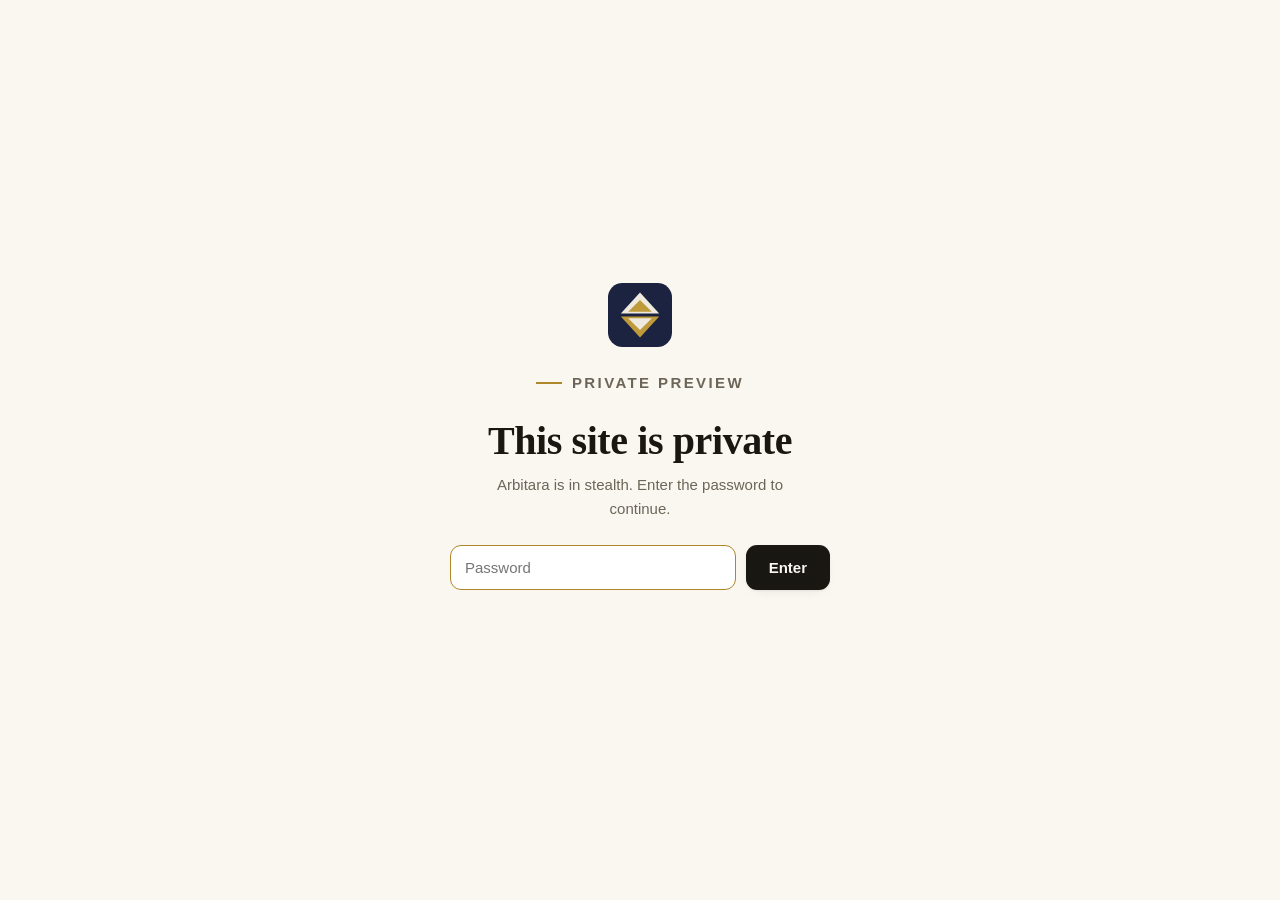
<file: field-guide.html>
<!DOCTYPE html>
<html lang="en" data-arb-fieldguide>
<head>
<meta charset="UTF-8">
<meta name="viewport" content="width=device-width, initial-scale=1">
<meta name="robots" content="noindex, nofollow">
<title>The Field Guide — Arbitara</title>
<meta name="description" content="The full Arbitara decision framework: the anatomy of a good decision, the twelve-step process, the three tiers, bias and noise, working principles, and a practitioner's toolkit.">
<meta property="og:title" content="The Field Guide — Arbitara">
<meta property="og:description" content="The full Arbitara decision framework: the anatomy of a good decision, the twelve-step process, the three tiers, bias and noise, working principles, and a practitioner's toolkit.">
<meta property="og:type" content="website">
<meta name="theme-color" content="#FAF7F1" media="(prefers-color-scheme: light)">
<meta name="theme-color" content="#14130F" media="(prefers-color-scheme: dark)">
<link rel="icon" href="data:image/svg+xml,%3Csvg xmlns='http://www.w3.org/2000/svg' viewBox='0 0 40 40'%3E%3Crect width='40' height='40' rx='9' fill='%231C2340'/%3E%3Cpath d='M20 6 L32 19 L8 19 Z' fill='%23EFEAE0'/%3E%3Cpath d='M20 10.6 L27.4 18 L12.6 18 Z' fill='%23BE9A3B'/%3E%3Cpath d='M8 21 L32 21 L20 34 Z' fill='%23BE9A3B'/%3E%3Cpath d='M12.6 22 L27.4 22 L20 29.4 Z' fill='%23EFEAE0'/%3E%3C/svg%3E">
<link rel="stylesheet" href="style.css">
<script>document.documentElement.className+=' arb-cloak';setTimeout(function(){document.documentElement.classList.remove('arb-cloak');},2000);</script>
<style>html.arb-cloak{visibility:hidden}</style>
<script src="config.js"></script>
</head>
<body>

<!-- ============ NAV ============ -->
<header class="nav" id="nav">
  <div class="wrap nav-inner">
    <a href="index.html" class="brand" aria-label="Arbitara home">
      <svg class="mark" viewBox="0 0 40 40" fill="none" aria-hidden="true">
        <rect width="40" height="40" rx="9" fill="#1C2340"/>
        <path d="M20 6 L32 19 L8 19 Z" fill="#EFEAE0"/>
        <path d="M20 10.6 L27.4 18 L12.6 18 Z" fill="#BE9A3B"/>
        <path d="M8 21 L32 21 L20 34 Z" fill="#BE9A3B"/>
        <path d="M12.6 22 L27.4 22 L20 29.4 Z" fill="#EFEAE0"/>
      </svg>
      Arbitara <small>Decide to win</small>
    </a>
    <nav class="nav-links" id="navLinks" aria-label="Sections">
      <a href="#anatomy">Anatomy</a>
      <a href="#process">The Process</a>
      <a href="#tiers">Tiers</a>
      <a href="#assessment">Self-Check</a>
      <a href="#bias">Bias &amp; Noise</a>
      <a href="#principles">Principles</a>
      <a href="#toolkit">Toolkit</a>
      <a href="index.html#contact" class="nav-goto">Contact</a>
    </nav>
    <div class="nav-tools">
      <button class="icon-btn" id="themeBtn" aria-label="Toggle light and dark theme" title="Toggle theme">
        <svg class="ico-sun" viewBox="0 0 24 24" fill="none" stroke="currentColor" stroke-width="1.8" stroke-linecap="round"><circle cx="12" cy="12" r="4.2"/><path d="M12 2v2.5M12 19.5V22M4.2 4.2l1.8 1.8M18 18l1.8 1.8M2 12h2.5M19.5 12H22M4.2 19.8 6 18M18 6l1.8-1.8"/></svg>
      </button>
      <button class="icon-btn nav-toggle" id="navToggle" aria-label="Toggle menu" aria-expanded="false">
        <svg viewBox="0 0 24 24" fill="none" stroke="currentColor" stroke-width="1.9" stroke-linecap="round"><path d="M4 7h16M4 12h16M4 17h16"/></svg>
      </button>
    </div>
  </div>
</header>

<main id="top">

<!-- ============ FIELD GUIDE INTRO ============ -->
<section class="hero" id="fgIntro" style="padding-bottom:40px">
  <div class="wrap hero-grid" style="grid-template-columns:1fr">
    <div class="reveal">
      <p class="eyebrow">Arbitara · The Field Guide</p>
      <h1>The full framework, for whoever wants to go deeper.</h1>
      <p class="lede">Everything on this page is the detail behind the summary on the <a href="index.html">homepage</a>: the anatomy of a good decision, the twelve-step process, how to weigh a decision's tier, the bias catalog, seven working principles, and a practitioner's toolkit.</p>
    </div>
  </div>
</section>

<!-- ============ ANATOMY ============ -->
<section id="anatomy">
  <div class="wrap">
    <div class="head reveal">
      <p class="eyebrow">The anatomy of a good decision</p>
      <h2>Judge the process, not the outcome.</h2>
      <p>Decision science does not promise the right answer. It promises something more durable: that a rigorous process yields decisions as good as the information allows, and that their quality can be measured, improved, and learned from. Judging a decision by its result alone is a trap behavioral economists call <em>outcome bias</em>.</p>
    </div>

    <div class="grid g-2" style="margin-bottom:24px">
      <div class="card reveal">
        <span class="kicker">A poor decision, a good result</span>
        <p style="font-size:16.5px;color:var(--ink-soft)">A general who charges in and wins by luck. The result flatters a process that ignored what was knowable.</p>
      </div>
      <div class="card reveal">
        <span class="kicker">A sound decision, a poor result</span>
        <p style="font-size:16.5px;color:var(--ink-soft)">A CFO who bought a strong business at a fair price, then the market collapsed. Good process, unlucky world.</p>
      </div>
    </div>

    <div class="grid g-2">
      <div class="card reveal">
        <span class="kicker">Foundation · Before the analysis</span>
        <h3>Framing is the first decision</h3>
        <p style="margin-bottom:12px">“Should we acquire Company X?” has two answers. “How should we expand in Market Y?” has many, and one may be far better than an acquisition. Most organizations make that framing choice by default, without recognizing it as a choice at all. If you solve the wrong problem, it does not matter how correctly you solve it.</p>
        <p style="font-size:14px;color:var(--faint)">Is the environment <em>complicated</em> (analysis finds the answer) or <em>complex</em> (probe, sense, adapt)? The two demand categorically different approaches.</p>
      </div>
      <div class="card reveal">
        <span class="kicker">Foundation · The step most often skipped</span>
        <h3>Name your assumptions before you analyze</h3>
        <p style="margin-bottom:12px">Every strategic commitment rests on claims about the world. Named explicitly and dated, they bound what you need to learn, and create the mechanism to revisit the decision when conditions change. Skip the step and you don't avoid assumptions; you bury them inside options and criteria, invisible to any later review.</p>
        <p style="font-size:14px;color:var(--faint)">Treating assumptions as facts is the Kodak failure mode: a reasonable decision, held long past the expiry of the reasoning that made it reasonable.</p>
      </div>
    </div>
  </div>
</section>

<!-- ============ THE PROCESS (stepper) ============ -->
<section id="process" class="section-alt">
  <div class="wrap">
    <div class="head reveal">
      <p class="eyebrow">The practitioner's process</p>
      <h2>Twelve steps, four phases. Each exists because a specific, costly thing goes wrong in its absence.</h2>
      <p>This is not an abstract checklist. It is a response to failure modes the literature has documented for sixty years. The right analysis in the wrong order produces the wrong decision as reliably as no analysis at all. Weight scales with stakes: a <strong>Light</strong> decision runs a core subset; <strong>Standard</strong> and <strong>Heavy</strong> run all twelve; a <strong>Fast-track</strong> call is logged on one screen.</p>
    </div>

    <div class="proc reveal">
      <div class="phases" id="phases"><!-- injected --></div>
      <div class="step-panel" id="stepPanel" aria-live="polite"><!-- injected --></div>
    </div>
  </div>
</section>

<!-- ============ TIERS ============ -->
<section id="tiers">
  <div class="wrap">
    <div class="head reveal">
      <p class="eyebrow">Strategic · Tactical · Operational</p>
      <h2>Not all decisions deserve the same weight.</h2>
      <p>Conflating the three tiers is one of the most common and costly failures in management. Organizations over-govern decisions that should iterate, and under-govern the ones that lock in a decade. The misallocation isn't random. It's behavioral, and it's correctable by design.</p>
    </div>

    <div class="tier-grid reveal">
      <div class="tier strategic">
        <div class="gv">Maximum governance</div>
        <div class="tname">Strategic</div>
        <p style="font-size:14.5px;color:var(--muted);margin:0">Irreversible or slow-to-reverse. Sets direction. Forecloses options downstream. Asymmetric downside: a wrong call doesn't just fail to create value, it compounds.</p>
        <ul>
          <li>Market entry, platform bets, major capital, senior appointments</li>
          <li>Full deliberation, explicit options, named owner, monitored assumptions</li>
          <li><b>Failure mode:</b> under-governed: tactical process on strategic stakes</li>
        </ul>
      </div>
      <div class="tier tactical">
        <div class="gv">Proportionate governance</div>
        <div class="tname">Tactical</div>
        <p style="font-size:14.5px;color:var(--muted);margin:0">Bounded in scope. Reversible at reasonable cost. Executes within a strategy already set. Iterative: one round's learning informs the next.</p>
        <ul>
          <li>Budget within a mandate, hiring within headcount, market prioritization</li>
          <li>Surface the tradeoffs; connect to strategic context. Not exhaustive.</li>
          <li><b>Failure mode:</b> over-governed (slows execution) or drifts strategic</li>
        </ul>
      </div>
      <div class="tier operational">
        <div class="gv">Minimal governance</div>
        <div class="tname">Operational</div>
        <p style="font-size:14.5px;color:var(--muted);margin:0">Routine, high-volume, delegatable, locally correctable. Its proper home is the level closest to execution, not the room where strategy is decided.</p>
        <ul>
          <li>Day-to-day calls within defined authority</li>
          <li>Delegated authority with explicit escalation criteria</li>
          <li><b>Failure mode:</b> escalated: consuming attention that belongs on strategy</li>
        </ul>
      </div>
    </div>

    <!-- Diagnostic -->
    <div class="diag reveal">
      <div class="diag-head">
        <h3>Three tests to place a decision, before you deliberate</h3>
        <p>Answer for the decision on your desk right now. All three are observable before the choice is made.</p>
        <div class="tool-doc" data-tool-doc="diagnostic"></div>
      </div>
      <div class="diag-body">
        <div class="diag-tests">
          <div class="diag-q">
            <div class="qh">1 · The reversibility test</div>
            <p>To undo this, would you need another decision of comparable authority and process weight, or just a routine adjustment within the original authority?</p>
            <div class="seg" data-q="rev">
              <button data-v="1">Another major decision</button>
              <button data-v="0">Routine adjustment</button>
            </div>
          </div>
          <div class="diag-q">
            <div class="qh">2 · The constraint test</div>
            <p>Does this create binding constraints for every decision that follows, or does it operate within constraints that already exist?</p>
            <div class="seg" data-q="con">
              <button data-v="1">Creates new constraints</button>
              <button data-v="0">Works within existing</button>
            </div>
          </div>
          <div class="diag-q">
            <div class="qh">3 · The asymmetry test</div>
            <p>If this goes wrong, does the damage compound, consuming capital, attention, and trust for years, or is it contained and quickly corrected?</p>
            <div class="seg" data-q="asy">
              <button data-v="1">Compounds</button>
              <button data-v="0">Contained</button>
            </div>
          </div>
        </div>
        <div class="diag-result" id="diagResult">
          <div class="rlabel">This decision looks</div>
          <div class="rtier none" id="rTier">Answer the three tests</div>
          <p id="rNote">Where the compounding structure is present, the decision is strategic, regardless of the level at which it is being made.</p>
        </div>
      </div>
    </div>
  </div>
</section>

<!-- ============ SELF-ASSESSMENT ============ -->
<section id="assessment">
  <div class="wrap">
    <div class="head reveal">
      <p class="eyebrow">A five-question self-check</p>
      <h2>Where does your organization actually stand?</h2>
      <p>Five questions, answered honestly, usually reveal more than a strategy offsite. Answer for how decisions actually get made today, not how the org chart says they should.</p>
    </div>

    <div class="assess reveal">
      <div class="assess-body">
        <div class="assess-qs">
          <div class="assess-q" data-aq="0">
            <span class="aq-icon"><svg viewBox="0 0 24 24" fill="none" stroke="currentColor" stroke-width="1.8" stroke-linecap="round" stroke-linejoin="round"><circle cx="12" cy="12" r="8.5"/><circle cx="12" cy="12" r="4.5"/><circle cx="12" cy="12" r="1" fill="currentColor" stroke="none"/></svg></span>
            <div class="aq-main">
              <p class="aq-text">Do decisions across your organization reflect your strategy?</p>
              <div class="seg aseg" data-aq-seg="0"><button type="button" data-v="0">Yes</button><button type="button" data-v="1">Not really</button></div>
            </div>
          </div>
          <div class="assess-q" data-aq="1">
            <span class="aq-icon"><svg viewBox="0 0 24 24" fill="none" stroke="currentColor" stroke-width="1.8" stroke-linecap="round" stroke-linejoin="round"><path d="M2 12s3.5-7 10-7 10 7 10 7-3.5 7-10 7-10-7-10-7Z"/><circle cx="12" cy="12" r="3"/></svg></span>
            <div class="aq-main">
              <p class="aq-text">Can you tell which decisions your management or employees are currently working on?</p>
              <div class="seg aseg" data-aq-seg="1"><button type="button" data-v="0">Yes</button><button type="button" data-v="1">Not really</button></div>
            </div>
          </div>
          <div class="assess-q" data-aq="2">
            <span class="aq-icon"><svg viewBox="0 0 24 24" fill="none" stroke="currentColor" stroke-width="1.8" stroke-linecap="round" stroke-linejoin="round"><path d="M6 3h9l4 4v14H6Z"/><path d="M15 3v4h4"/><path d="M9 12h7M9 15.5h7M9 8.5h3"/></svg></span>
            <div class="aq-main">
              <p class="aq-text">Are the strategic and tactical decisions elaborated and documented according to your expectations?</p>
              <div class="seg aseg" data-aq-seg="2"><button type="button" data-v="0">Yes</button><button type="button" data-v="1">Not really</button></div>
            </div>
          </div>
          <div class="assess-q" data-aq="3">
            <span class="aq-icon"><svg viewBox="0 0 24 24" fill="none" stroke="currentColor" stroke-width="1.8" stroke-linecap="round" stroke-linejoin="round"><path d="M3.5 12a8.5 8.5 0 0 1 14.5-6"/><path d="M18 3v4h-4"/><path d="M20.5 12a8.5 8.5 0 0 1-14.5 6"/><path d="M6 21v-4h4"/></svg></span>
            <div class="aq-main">
              <p class="aq-text">Do you know which decisions need to be reevaluated, and can you demonstrate governance over them?</p>
              <div class="seg aseg" data-aq-seg="3"><button type="button" data-v="0">Yes</button><button type="button" data-v="1">Not really</button></div>
            </div>
          </div>
          <div class="assess-q" data-aq="4">
            <span class="aq-icon"><svg viewBox="0 0 24 24" fill="none" stroke="currentColor" stroke-width="1.8" stroke-linecap="round" stroke-linejoin="round"><path d="M11 21H5a2 2 0 0 1-2-2V5a2 2 0 0 1 2-2h6"/><path d="M16 17l5-5-5-5"/><path d="M21 12H9"/></svg></span>
            <div class="aq-main">
              <p class="aq-text">When a manager leaves, does the reasoning behind their decisions stay in the company?</p>
              <div class="seg aseg" data-aq-seg="4"><button type="button" data-v="0">Yes</button><button type="button" data-v="1">Not really</button></div>
            </div>
          </div>
        </div>

        <div class="assess-result">
          <div class="ar-label">Your decision-management gap</div>
          <div class="ar-meter"><div class="ar-fill" id="assessFill"></div></div>
          <div class="ar-score" id="assessScore">0 / 5 answered</div>
          <p class="ar-note" id="assessNote">Each question maps to one gap a systematic process closes: strategic alignment, visibility, documentation, governance, and institutional memory.</p>
        </div>
      </div>
    </div>
  </div>
</section>

<!-- ============ BIAS & NOISE ============ -->
<section id="bias" class="section-alt">
  <div class="wrap">
    <div class="head reveal">
      <p class="eyebrow">The bias problem</p>
      <h2>Bias is not a character flaw. It's a systems problem.</h2>
      <p>Executives know the vocabulary: anchoring, sunk cost, groupthink. They return from the offsite resolved to decide differently, and nothing changes. Individual awareness does not remove the organizational conditions that activate bias. The response is not behavioral. It is architectural: a record, phase-separation, and a feedback loop. These six earn their place by activating frequently, doing directional damage, and yielding to process design.</p>
    </div>

    <div class="bias-grid reveal">
      <div class="bias">
        <h3><span class="dot"></span>Confirmation bias</h3>
        <p class="mech">Decision-makers seek evidence consistent with a prior belief and discount what contradicts it, amplified by the status of whoever holds the belief.</p>
        <p class="dmg"><b>Damage:</b> due diligence confirms rather than tests; contradictory evidence arrives but never registers.</p>
      </div>
      <div class="bias">
        <h3><span class="dot"></span>Anchoring</h3>
        <p class="mech">The first number seen (a valuation, a budget, a projected return) sets a reference point that shapes every later estimate, even with no rational basis.</p>
        <p class="dmg"><b>Damage:</b> forecasts and allocations cluster around a starting figure that was never itself scrutinized.</p>
      </div>
      <div class="bias">
        <h3><span class="dot"></span>Sunk cost</h3>
        <p class="mech">Money spent, time committed, and public statements made generate pressure to continue, regardless of prospective merit. The investment is unrecoverable; the pressure is not.</p>
        <p class="dmg"><b>Damage:</b> failed bets are extended long past the point at which abandonment is rational.</p>
      </div>
      <div class="bias">
        <h3><span class="dot"></span>Groupthink</h3>
        <p class="mech">The desire for cohesion suppresses dissent. Challenges to the perceived consensus go unraised; dissenting information is self-censored before it is spoken.</p>
        <p class="dmg"><b>Damage:</b> the group converges on a position no individual, reasoning alone, would have endorsed.</p>
      </div>
      <div class="bias">
        <h3><span class="dot"></span>Overconfidence</h3>
        <p class="mech">Decision-makers overestimate their forecasts, their information, and their ability to execute, then compound it into planning assumptions.</p>
        <p class="dmg"><b>Damage:</b> projects estimated cheaper, faster, surer than experience warrants. The surprise is built into the plan.</p>
      </div>
      <div class="bias">
        <h3><span class="dot"></span>Availability heuristic</h3>
        <p class="mech">Probability is judged by how easily an example comes to mind: driven by recency and vividness, not statistical frequency.</p>
        <p class="dmg"><b>Damage:</b> risk appetite tracks the news cycle, not the evidence.</p>
      </div>
    </div>

    <div class="noise-band reveal">
      <div class="big">Noise</div>
      <div>
        <h3>The underappreciated twin</h3>
        <p>Bias points the compass in a consistent wrong direction. <strong style="color:#fff">Noise makes it spin differently each time it's read</strong>: the same person deciding differently on Tuesday and Friday, the same committee rating a proposal by who chairs the room. Organizations obsess over the first problem. The second is larger, less measured, and more tractable: the same person with explicit criteria and structured deliberation produces dramatically less of it.</p>
      </div>
    </div>
  </div>
</section>

<!-- ============ PRINCIPLES ============ -->
<section id="principles">
  <div class="wrap">
    <div class="head reveal">
      <p class="eyebrow">Seven working principles</p>
      <h2>The rules a practitioner can hold themselves to.</h2>
      <p>Specific enough to constrain, honest enough to be tested. Adopt them for the next decision on your desk. No platform required.</p>
    </div>

    <div class="principles reveal">
      <div class="principle"><h3>The arbitrium is always owned</h3><p>Every decision has one named owner, not a team, not a governance body. Accountability distributed across a committee is accountability held by no one.</p></div>
      <div class="principle"><h3>The do-nothing option is never skipped</h3><p>The status quo is always a choice. State what inaction costs, its risks, its opportunity cost, or you haven't made a decision. You've deferred one.</p></div>
      <div class="principle"><h3>Structure before speed, never instead of it</h3><p>Urgent decisions get a fast track, but the fast track is still structured. An unrecorded decision isn't faster; it's merely invisible.</p></div>
      <div class="principle"><h3>Assumptions expire; the decision does not</h3><p>Track the reasoning separately from the commitment. Give every assumption a review date, and flag when review is overdue.</p></div>
      <div class="principle"><h3>AI advises; the human decides</h3><p>The intelligence layer structures, surfaces, and stress-tests. It does not decide. The human choice, and every input that informed it, is recorded.</p></div>
      <div class="principle"><h3>Institutional memory belongs to the organization</h3><p>The reasoning in a decision doesn't leave when its author does. Records can be marked superseded, never silently deleted.</p></div>
      <div class="principle wide"><h3>The boundary is the discipline</h3><p>Arbitara is about strategic and tactical <em>management</em> decisions, not operational routing, not rule-based automation. The precision of that boundary is exactly what makes the practice worth having.</p></div>
    </div>
  </div>
</section>

<!-- ============ TOOLKIT ============ -->
<section id="toolkit" class="section-alt">
  <div class="wrap">
    <div class="head reveal">
      <p class="eyebrow">For practitioners</p>
      <h2>Put it to work on your next decision.</h2>
      <p>A pre-decision checklist you can run in five minutes, and a one-page decision record you can print and fill in by hand. Nothing to install.</p>
    </div>

    <div class="toolkit">
      <div class="checklist reveal" id="checklist">
        <div class="ch-head">
          <div>
            <h3>Before you decide: the ten-item pass</h3>
            <p class="ch-desc">Run the ten-item pass over the decision on your desk.</p>
          </div>
          <span id="chCount">0 / 10</span>
        </div>
        <div class="tool-doc" data-tool-doc="checklist"></div>
        <ul>
          <li class="check-item"><span class="box"><svg viewBox="0 0 24 24" fill="none" stroke="currentColor" stroke-width="3" stroke-linecap="round"><path d="M20 6 9 17l-5-5"/></svg></span><span class="ct">Have I framed the <b>right question</b>, one with more than two answers?</span></li>
          <li class="check-item"><span class="box"><svg viewBox="0 0 24 24" fill="none" stroke="currentColor" stroke-width="3" stroke-linecap="round"><path d="M20 6 9 17l-5-5"/></svg></span><span class="ct">Is this environment <b>complicated or complex</b>? Analyze, or probe?</span></li>
          <li class="check-item"><span class="box"><svg viewBox="0 0 24 24" fill="none" stroke="currentColor" stroke-width="3" stroke-linecap="round"><path d="M20 6 9 17l-5-5"/></svg></span><span class="ct">Which <b>tier</b> is this: strategic, tactical, or operational?</span></li>
          <li class="check-item"><span class="box"><svg viewBox="0 0 24 24" fill="none" stroke="currentColor" stroke-width="3" stroke-linecap="round"><path d="M20 6 9 17l-5-5"/></svg></span><span class="ct">Have I written down the <b>assumptions</b>, each with a review date?</span></li>
          <li class="check-item"><span class="box"><svg viewBox="0 0 24 24" fill="none" stroke="currentColor" stroke-width="3" stroke-linecap="round"><path d="M20 6 9 17l-5-5"/></svg></span><span class="ct">Are there <b>genuine alternatives</b>, not one real option and two straw men?</span></li>
          <li class="check-item"><span class="box"><svg viewBox="0 0 24 24" fill="none" stroke="currentColor" stroke-width="3" stroke-linecap="round"><path d="M20 6 9 17l-5-5"/></svg></span><span class="ct">Is the <b>do-nothing option</b> priced, its costs and risks made explicit?</span></li>
          <li class="check-item"><span class="box"><svg viewBox="0 0 24 24" fill="none" stroke="currentColor" stroke-width="3" stroke-linecap="round"><path d="M20 6 9 17l-5-5"/></svg></span><span class="ct">Are the <b>criteria weighted</b> and set <em>before</em> gathering evidence?</span></li>
          <li class="check-item"><span class="box"><svg viewBox="0 0 24 24" fill="none" stroke="currentColor" stroke-width="3" stroke-linecap="round"><path d="M20 6 9 17l-5-5"/></svg></span><span class="ct">Is there <b>one named owner</b> accountable for the outcome?</span></li>
          <li class="check-item"><span class="box"><svg viewBox="0 0 24 24" fill="none" stroke="currentColor" stroke-width="3" stroke-linecap="round"><path d="M20 6 9 17l-5-5"/></svg></span><span class="ct">Will the <b>reasoning</b> travel, not just the conclusion, to those who execute?</span></li>
          <li class="check-item"><span class="box"><svg viewBox="0 0 24 24" fill="none" stroke="currentColor" stroke-width="3" stroke-linecap="round"><path d="M20 6 9 17l-5-5"/></svg></span><span class="ct">Is there a <b>review date</b>: a moment the decision must justify itself again?</span></li>
        </ul>
        <div class="check-progress">
          <div class="progress-track"><div class="progress-fill" id="chFill"></div></div>
          <span id="chMsg">Tap each item as you clear it.</span>
        </div>
      </div>

      <div class="reveal">
        <div id="recordPromo">
        <h3 style="font-size:24px;margin:0 0 14px">The one-page decision record</h3>
        <p style="color:var(--muted)">A single sheet with every field group (context, governance, options &amp; criteria, assumptions &amp; outcomes) ready to print or fill in a document. It's the smallest possible version of treating a decision as an object.</p>
        <div class="hero-cta" style="margin-top:22px">
          <a href="decision-record.html" class="btn btn-primary" target="_blank" rel="noopener">Open the printable one-pager
            <svg viewBox="0 0 24 24" fill="none" stroke="currentColor" stroke-width="2" stroke-linecap="round"><path d="M7 17 17 7M9 7h8v8"/></svg></a>
        </div>
        <div class="tool-doc" data-tool-doc="record"></div>
        </div>

        <h3 style="font-size:20px;margin:40px 0 16px">Where the ideas come from</h3>
        <div class="reads">
          <div class="read"><div class="rspine"></div><div><h4>Thinking, Fast and Slow</h4><div class="auth">Daniel Kahneman</div><div class="why">Why System 1 dominates exactly when System 2 is needed.</div></div></div>
          <div class="read"><div class="rspine"></div><div><h4>Noise</h4><div class="auth">Kahneman, Sibony &amp; Sunstein</div><div class="why">The random variability in judgment that bias-talk misses.</div></div></div>
          <div class="read"><div class="rspine"></div><div><h4>Smart Choices</h4><div class="auth">Hammond, Keeney &amp; Raiffa</div><div class="why">PrOACT: structured choice with alternatives at the center.</div></div></div>
          <div class="read"><div class="rspine"></div><div><h4>Playing to Win</h4><div class="auth">Lafley &amp; Martin</div><div class="why">Strategy as a set of integrated choices, and what not to do.</div></div></div>
        </div>
      </div>
    </div>
  </div>
</section>


</main>

<!-- ============ FOOTER ============ -->
<footer class="footer">
  <div class="wrap">
    <div class="footer-top">
      <div>
        <a href="index.html" class="brand">
          <svg class="mark" viewBox="0 0 40 40" fill="none" aria-hidden="true"><rect width="40" height="40" rx="9" fill="#1C2340"/><path d="M20 6 L32 19 L8 19 Z" fill="#EFEAE0"/><path d="M20 10.6 L27.4 18 L12.6 18 Z" fill="#BE9A3B"/><path d="M8 21 L32 21 L20 34 Z" fill="#BE9A3B"/><path d="M12.6 22 L27.4 22 L20 29.4 Z" fill="#EFEAE0"/></svg>
          Arbitara
        </a>
        <p>A practice devoted to the arbitrium, the management decision. We write about framing, options, ownership, and the feedback loop most organizations never close. Something is being built here. For now, the field guide.</p>
        <div class="stealth"><span class="pip"></span> Building quietly · more soon</div>
      </div>
      <div>
        <h5>This Page</h5>
        <ul>
          <li><a href="#anatomy">Anatomy of a decision</a></li>
          <li><a href="#process">The twelve-step process</a></li>
          <li><a href="#tiers">The three tiers</a></li>
          <li><a href="#bias">Bias &amp; noise</a></li>
          <li><a href="#principles">Seven principles</a></li>
          <li><a href="#toolkit">Pre-decision checklist</a></li>
        </ul>
      </div>
      <div>
        <h5>Elsewhere on Arbitara.com</h5>
        <ul>
          <li><a href="index.html#platform">What Arbitara is</a></li>
          <li><a href="index.html#disappear">The visibility gap</a></li>
          <li><a href="index.html#ai">AI &amp; ownership</a></li>
          <li><a href="index.html#contact">Contact</a></li>
        </ul>
      </div>
    </div>
    <div class="footer-bar">
      <div>© <span id="yr"></span> Arbitara · <span class="lat">Decide to win</span></div>
      <div><a href="imprint.html">Imprint</a> · <a href="privacy.html">Privacy</a></div>
      <div><a href="mailto:decide@arbitara.com">decide@arbitara.com</a></div>
      <div><a href="https://ui-demo-e17.pages.dev" target="_blank" rel="noopener">Preview the workbench →</a></div>
    </div>
  </div>
</footer>

<script src="app.js"></script>
</body>
</html>
</file>
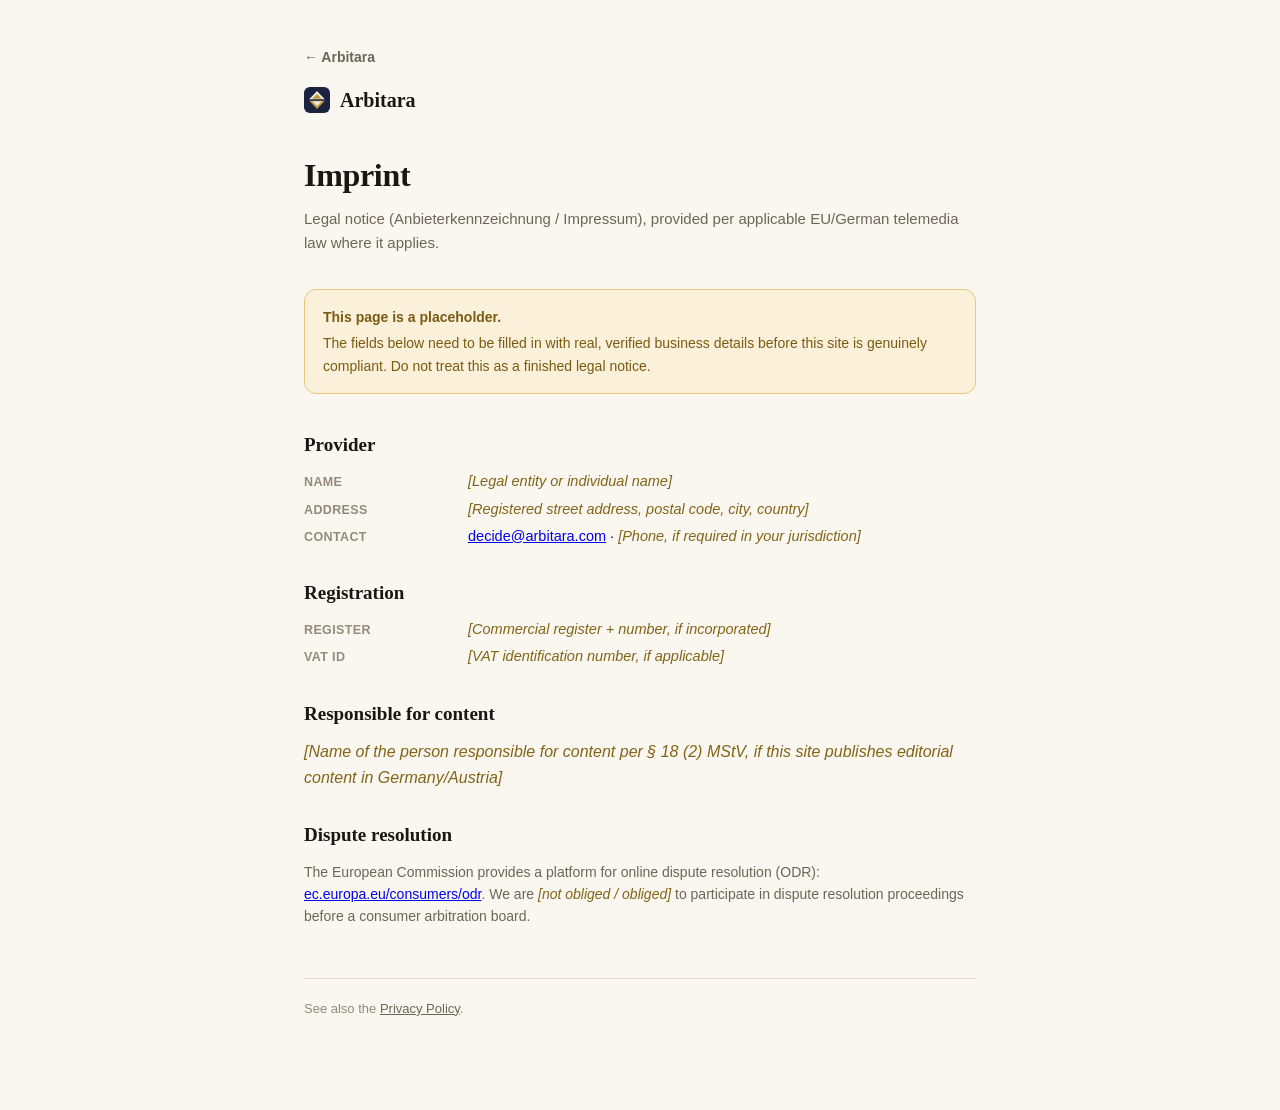
<file: imprint.html>
<!doctype html>
<html lang="en">
<head>
<meta charset="UTF-8">
<meta name="viewport" content="width=device-width, initial-scale=1">
<meta name="robots" content="noindex, nofollow">
<title>Imprint: Arbitara</title>
<link rel="icon" href="data:image/svg+xml,%3Csvg xmlns='http://www.w3.org/2000/svg' viewBox='0 0 40 40'%3E%3Crect width='40' height='40' rx='9' fill='%231C2340'/%3E%3Cpath d='M20 6 L32 19 L8 19 Z' fill='%23EFEAE0'/%3E%3Cpath d='M20 10.6 L27.4 18 L12.6 18 Z' fill='%23BE9A3B'/%3E%3Cpath d='M8 21 L32 21 L20 34 Z' fill='%23BE9A3B'/%3E%3Cpath d='M12.6 22 L27.4 22 L20 29.4 Z' fill='%23EFEAE0'/%3E%3C/svg%3E">
<style>
  :root{
    --paper:#FAF7F1; --ink:#191712; --muted:#6C6558; --faint:#928B7C;
    --line:#E4DCCC; --line-2:#D8CFBB; --accent:#B0862B; --accent-ink:#836417; --card:#fff;
    --warn-bg:#FBF0D9; --warn-line:#E4C97A; --warn-ink:#7A5B12;
    --serif:"Iowan Old Style","Palatino Linotype",Palatino,Georgia,serif;
    --sans:-apple-system,BlinkMacSystemFont,"Segoe UI",Inter,Roboto,Helvetica,Arial,sans-serif;
  }
  @media (prefers-color-scheme: dark){
    :root{--paper:#14130F;--ink:#F2ECE0;--muted:#A79F8E;--faint:#7E7767;--line:#302D25;
      --line-2:#3B372D;--accent:#CBA343;--accent-ink:#D8B255;--card:#1E1C17;
      --warn-bg:#332B12;--warn-line:#6B5A20;--warn-ink:#E8C766;}
  }
  *{box-sizing:border-box;}
  body{margin:0;background:var(--paper);color:var(--ink);font-family:var(--sans);line-height:1.6;-webkit-font-smoothing:antialiased;}
  .wrap{max-width:720px;margin:0 auto;padding:44px 24px 90px;}
  .brand{display:flex;align-items:center;gap:10px;font-family:var(--serif);font-size:20px;font-weight:600;margin-bottom:34px;}
  .brand svg{width:26px;height:26px;}
  a.back{color:var(--muted);text-decoration:none;font-size:14px;font-weight:600;}
  a.back:hover{color:var(--ink);}
  h1{font-family:var(--serif);font-size:32px;letter-spacing:-.01em;margin:26px 0 6px;}
  .sub{color:var(--muted);font-size:15px;margin:0 0 34px;}
  .notice{background:var(--warn-bg);border:1px solid var(--warn-line);color:var(--warn-ink);border-radius:12px;padding:16px 18px;font-size:14px;margin-bottom:36px;}
  .notice b{display:block;margin-bottom:4px;}
  section{margin-bottom:30px;}
  h2{font-family:var(--serif);font-size:19px;margin:0 0 10px;}
  p{margin:0 0 10px;color:var(--ink);}
  .fill{color:var(--accent-ink);font-style:italic;}
  .row{display:grid;grid-template-columns:150px 1fr;gap:6px 14px;font-size:14.5px;margin-bottom:4px;}
  .row .lab{color:var(--faint);font-weight:600;font-size:12.5px;text-transform:uppercase;letter-spacing:.03em;padding-top:2px;}
  .muted{color:var(--muted);font-size:14px;}
  footer{margin-top:50px;padding-top:20px;border-top:1px solid var(--line);font-size:13px;color:var(--faint);}
  footer a{color:var(--muted);}
</style>
</head>
<body>
<div class="wrap">
  <a href="index.html" class="back">← Arbitara</a>
  <div class="brand" style="margin-top:14px;">
    <svg viewBox="0 0 40 40" fill="none"><rect width="40" height="40" rx="9" fill="#1C2340"/><path d="M20 6 L32 19 L8 19 Z" fill="#EFEAE0"/><path d="M20 10.6 L27.4 18 L12.6 18 Z" fill="#BE9A3B"/><path d="M8 21 L32 21 L20 34 Z" fill="#BE9A3B"/><path d="M12.6 22 L27.4 22 L20 29.4 Z" fill="#EFEAE0"/></svg>
    Arbitara
  </div>
  <h1>Imprint</h1>
  <p class="sub">Legal notice (Anbieterkennzeichnung / Impressum), provided per applicable EU/German telemedia law where it applies.</p>

  <div class="notice"><b>This page is a placeholder.</b> The fields below need to be filled in with real, verified business details before this site is genuinely compliant. Do not treat this as a finished legal notice.</div>

  <section>
    <h2>Provider</h2>
    <div class="row"><div class="lab">Name</div><div><span class="fill">[Legal entity or individual name]</span></div></div>
    <div class="row"><div class="lab">Address</div><div><span class="fill">[Registered street address, postal code, city, country]</span></div></div>
    <div class="row"><div class="lab">Contact</div><div><a href="mailto:decide@arbitara.com">decide@arbitara.com</a> · <span class="fill">[Phone, if required in your jurisdiction]</span></div></div>
  </section>

  <section>
    <h2>Registration</h2>
    <div class="row"><div class="lab">Register</div><div><span class="fill">[Commercial register + number, if incorporated]</span></div></div>
    <div class="row"><div class="lab">VAT ID</div><div><span class="fill">[VAT identification number, if applicable]</span></div></div>
  </section>

  <section>
    <h2>Responsible for content</h2>
    <p><span class="fill">[Name of the person responsible for content per § 18 (2) MStV, if this site publishes editorial content in Germany/Austria]</span></p>
  </section>

  <section>
    <h2>Dispute resolution</h2>
    <p class="muted">The European Commission provides a platform for online dispute resolution (ODR): <a href="https://ec.europa.eu/consumers/odr/" target="_blank" rel="noopener">ec.europa.eu/consumers/odr</a>. We are <span class="fill">[not obliged / obliged]</span> to participate in dispute resolution proceedings before a consumer arbitration board.</p>
  </section>

  <footer>See also the <a href="privacy.html">Privacy Policy</a>.</footer>
</div>
</body>
</html>
</file>
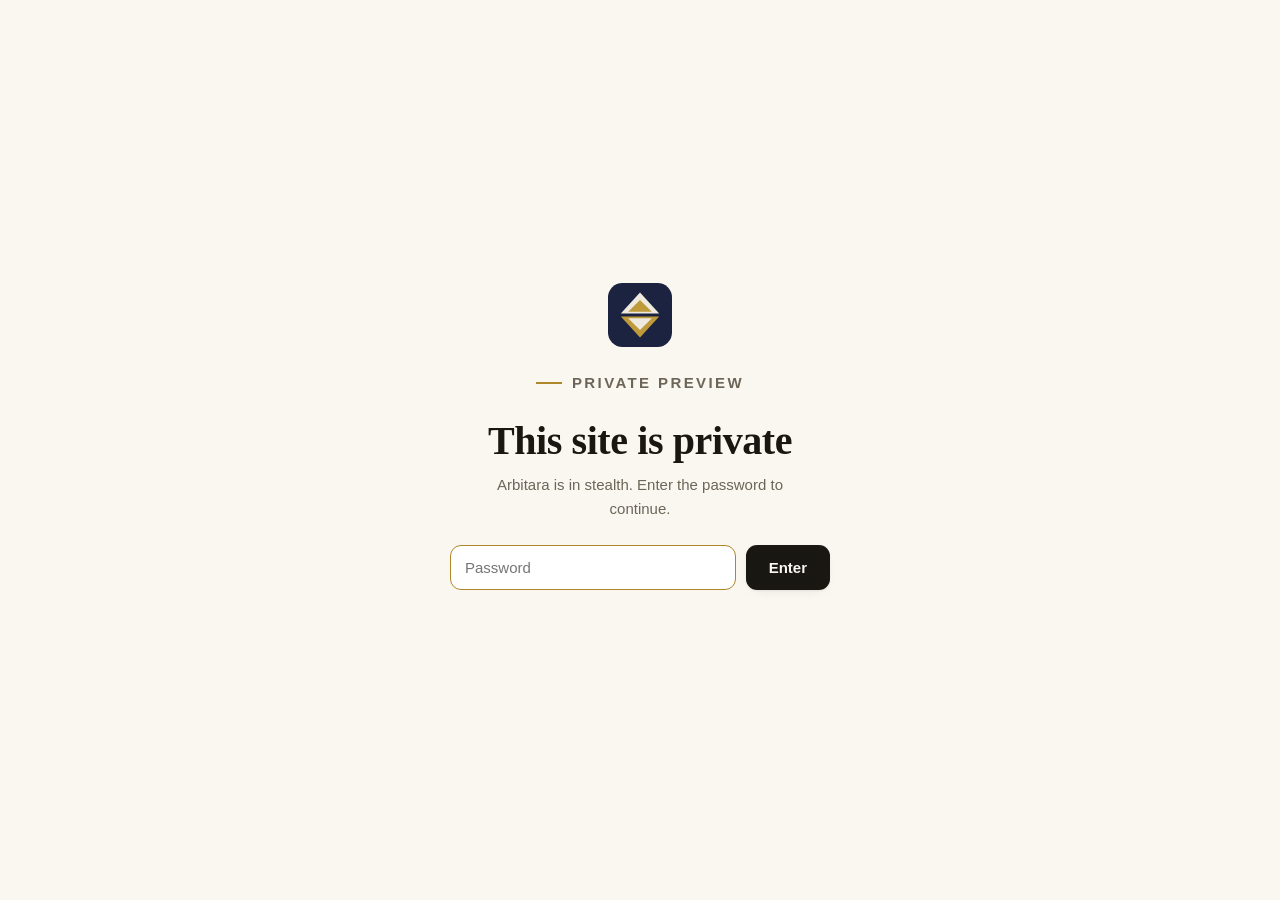
<file: investor.html>
<!DOCTYPE html>
<html lang="en">
<head>
<meta charset="UTF-8">
<meta name="viewport" content="width=device-width, initial-scale=1">
<meta name="robots" content="noindex, nofollow">
<title>Investors — Arbitara</title>
<meta name="description" content="Arbitara investor materials — problem, product, market, model, roadmap, the round, and the team.">
<meta property="og:title" content="Investors — Arbitara">
<meta property="og:type" content="website">
<meta name="theme-color" content="#FAF7F1" media="(prefers-color-scheme: light)">
<meta name="theme-color" content="#14130F" media="(prefers-color-scheme: dark)">
<link rel="icon" href="data:image/svg+xml,%3Csvg xmlns='http://www.w3.org/2000/svg' viewBox='0 0 40 40'%3E%3Crect width='40' height='40' rx='9' fill='%231C2340'/%3E%3Cpath d='M20 6 L32 19 L8 19 Z' fill='%23EFEAE0'/%3E%3Cpath d='M20 10.6 L27.4 18 L12.6 18 Z' fill='%23BE9A3B'/%3E%3Cpath d='M8 21 L32 21 L20 34 Z' fill='%23BE9A3B'/%3E%3Cpath d='M12.6 22 L27.4 22 L20 29.4 Z' fill='%23EFEAE0'/%3E%3C/svg%3E">
<link rel="stylesheet" href="style.css">
<script>document.documentElement.className+=' arb-cloak';setTimeout(function(){document.documentElement.classList.remove('arb-cloak');},2000);</script>
<style>html.arb-cloak{visibility:hidden}</style>
<script src="config.js"></script>
</head>
<body>

<!-- ============ NAV ============ -->
<header class="nav" id="nav">
  <div class="wrap nav-inner">
    <a href="index.html" class="brand" aria-label="Arbitara home">
      <svg class="mark" viewBox="0 0 40 40" fill="none" aria-hidden="true">
        <rect width="40" height="40" rx="9" fill="#1C2340"/>
        <path d="M20 6 L32 19 L8 19 Z" fill="#EFEAE0"/>
        <path d="M20 10.6 L27.4 18 L12.6 18 Z" fill="#BE9A3B"/>
        <path d="M8 21 L32 21 L20 34 Z" fill="#BE9A3B"/>
        <path d="M12.6 22 L27.4 22 L20 29.4 Z" fill="#EFEAE0"/>
      </svg>
      Arbitara <small>Decide to win</small>
    </a>
    <nav class="nav-links" id="navLinks" aria-label="Pages">
      <a href="index.html" class="nav-goto">Home</a>
      <a href="white-paper.html" class="nav-goto">White paper</a>
      <a href="self-check.html" class="nav-goto">Self-Check</a>
      <span class="nav-current">Investors</span>
      <a href="index.html#contact" class="nav-goto">Contact</a>
    </nav>
    <div class="nav-tools">
      <button class="icon-btn" id="themeBtn" aria-label="Toggle light and dark theme" title="Toggle theme">
        <svg class="ico-sun" viewBox="0 0 24 24" fill="none" stroke="currentColor" stroke-width="1.8" stroke-linecap="round"><circle cx="12" cy="12" r="4.2"/><path d="M12 2v2.5M12 19.5V22M4.2 4.2l1.8 1.8M18 18l1.8 1.8M2 12h2.5M19.5 12H22M4.2 19.8 6 18M18 6l1.8-1.8"/></svg>
      </button>
      <button class="icon-btn nav-toggle" id="navToggle" aria-label="Toggle menu" aria-expanded="false">
        <svg viewBox="0 0 24 24" fill="none" stroke="currentColor" stroke-width="1.9" stroke-linecap="round"><path d="M4 7h16M4 12h16M4 17h16"/></svg>
      </button>
    </div>
  </div>
  <nav class="subnav" id="subnav" aria-label="On this page">
    <div class="wrap subnav-inner">
      <a href="#problem">Problem</a>
      <a href="#solution">Solution</a>
      <a href="#why-now">Why now</a>
      <a href="#market">Market</a>
      <a href="#competitive">Competitive</a>
      <a href="#business-model">Model</a>
      <a href="#go-to-market">GTM</a>
      <a href="#validation">Validation</a>
      <a href="#roadmap">Roadmap</a>
      <a href="#path-to-100m">Growth</a>
      <a href="#return">Return</a>
      <a href="#the-ask">The ask</a>
      <a href="#team">Team</a>
      <a href="#deck">Deck</a>
    </div>
  </nav>
</header>

<main id="top" data-arb-page-gate="investor" data-arb-page-gate-roles="investor">

<!-- ============ INTRO ============ -->
<section class="hero" id="invIntro" style="padding-bottom:40px">
  <div class="wrap hero-grid" style="grid-template-columns:1fr">
    <div class="reveal">
      <p class="eyebrow">Arbitara · Investors</p>
      <h1>The management decision is the last unmanaged organizational object.</h1>
      <p class="lede">Salesforce made the customer relationship a system of record. Signavio and LeanIX did it for processes and architecture — each acquired by SAP for ~€1.2B. Arbitara does it for the highest-consequence object of all: the decision itself — a software platform, not a consulting framework. This page lays out the problem, the product, the market, and the €X million round — and, worth noting up front, <b>the platform is built for exactly the kind of judgment call you're making right now, deciding whether to invest in it</b>.</p>
      <p class="hero-etym">Arbitara — <i>Decide to win.</i> For the data room, the full deck, or a conversation with the founders: <a href="mailto:decide@arbitara.com">decide@arbitara.com</a>.</p>
    </div>
  </div>
</section>

<!-- ============ ACCESS NOTICE (shown until admin-edit.js's applyPageGate reveals the content) ============ -->
<section id="investorLocked" data-arb-page-locked>
  <div class="wrap">
    <div class="investor-teaser">
      <span class="teaser-lock">🔒</span>
      <p>Market sizing, business model, go-to-market, the current round, and the full deck live here — restricted to signed-in investor accounts. Sign in via the account icon above to continue.</p>
    </div>
  </div>
</section>

<div id="investorGated" data-arb-page-gated style="display:none">

<!-- ============ PROBLEM ============ -->
<section id="problem">
  <div class="wrap">
    <div class="head reveal">
      <p class="eyebrow">The problem</p>
      <h2>The most consequential act in an organization is the least managed.</h2>
    </div>
    <div class="investor-block reveal">
      <p>Organizations map their processes, model their architectures, and instrument every operation with dashboards. Then they make their most consequential choices — market entries, major capital, senior appointments, reorganizations — in a room, with <b>no structure, no record, and no way to learn</b> from what happens next. Ask any executive three questions, and the answers sound like this:</p>
      <ul class="qa-list">
        <li><span class="q">Where are the decisions, including the options and reasoning behind them, recorded?</span><span class="a">Somewhere, I hope.</span></li>
        <li><span class="q">Which decisions need to be reviewed after our strategy adjustment?</span><span class="a">We need a special project for that.</span></li>
        <li><span class="q">Which decisions need to be focused on to execute on our priorities?</span><span class="a">Unclear.</span></li>
      </ul>
      <div class="stats">
        <div class="stat">
          <div class="n"><span class="u">20%</span></div>
          <div class="l">of respondents say their organization excels at decision making.</div>
          <div class="src"><a href="https://www.mckinsey.com/capabilities/people-and-organizational-performance/our-insights/decision-making-in-the-age-of-urgency" target="_blank" rel="noopener">McKinsey &amp; Company, "Decision Making in the Age of Urgency," Apr 30, 2019</a></div>
        </div>
        <div class="stat">
          <div class="n"><span class="u">57%</span></div>
          <div class="l">cite a hierarchical, slow process as the single biggest thing getting in the way of good decisions.</div>
          <div class="src"><a href="https://www.harvardbusiness.org/wp-content/uploads/2025/04/HBI_Infographic_The-State-of-Decision-Making_Apr2025.pdf" target="_blank" rel="noopener">Harvard Business Impact, "The State of Decision Making," Apr 2025</a></div>
        </div>
        <div class="stat">
          <div class="n"><span class="u">95%</span></div>
          <div class="l">correlation between excelling at decisions and top-tier financial results.</div>
          <div class="src"><a href="https://www.forbes.com/sites/baininsights/2011/03/23/score-your-organization-to-improve-decision-effectiveness/" target="_blank" rel="noopener">Bain &amp; Company, via Forbes, Mar 23, 2011</a></div>
        </div>
        <div class="stat">
          <div class="n"><span class="u">$250M</span></div>
          <div class="l">in wages squandered annually: about 530,000 lost manager-days a year at a typical Fortune 500 company.</div>
          <div class="src"><a href="https://www.mckinsey.com/capabilities/people-and-organizational-performance/our-insights/decision-making-in-the-age-of-urgency" target="_blank" rel="noopener">McKinsey &amp; Company, Apr 30, 2019</a></div>
        </div>
        <div class="stat">
          <div class="n"><span class="u">83%</span></div>
          <div class="l">of M&amp;A deals failed to add shareholder value, in KPMG's landmark 1999 study.</div>
          <div class="src"><a href="https://pages.stern.nyu.edu/~adamodar/pdfiles/eqnotes/KPMGM%26A.pdf" target="_blank" rel="noopener">KPMG, "Mergers &amp; Acquisitions: A Global Research Report," 1999</a></div>
        </div>
        <div class="stat">
          <div class="n">~<span class="u">$1.6T</span></div>
          <div class="l">in M&amp;A value that doesn't get added each year, by applying that 83% figure to the global annual M&amp;A market.</div>
          <div class="src">Arbitara estimate — market size: <a href="https://www.bain.com/about/media-center/press-releases/20252/global-ma-stages-great-rebound-in-2025-with-$4.8-trillion-deal-value-to-mark-second-highest-total-on-record" target="_blank" rel="noopener">Bain &amp; Company, 2025</a></div>
        </div>
        <div class="stat">
          <div class="n"><span class="u">$3–10T</span></div>
          <div class="l">is Arbitara's own conservative estimate of value lost annually to decisions that were bad, slow, or never revisited.</div>
          <div class="src">Internal analysis, not independently published</div>
        </div>
      </div>
      <p>This is not a failure of intelligence. It is a failure of <b>infrastructure</b> — and of the willingness to demand transparency and build robust, decision-driven systems in the first place. Organizations lack <b>a system of record for management decisions</b> the way they once lacked one for customers, processes, and architecture — until Salesforce, Signavio, and LeanIX made those objects visible and governable. The decision is the last major organizational object without a home.</p>
    </div>
  </div>
</section>

<!-- ============ SOLUTION ============ -->
<section id="solution" class="section-alt">
  <div class="wrap">
    <div class="head reveal">
      <p class="eyebrow">The solution</p>
      <h2>A system of record for the management decision.</h2>
    </div>
    <div class="investor-block reveal">
      <p>Arbitara combines a practitioner's decision framework with the technology to operate it — capturing, governing, and learning from every decision, so <b>accountability and speed stop trading against each other</b>. Each consequential decision becomes a <b>Decision Object</b> — a structured, persistent record that captures the full lifecycle: the framing, the options evaluated (including do-nothing), the criteria applied, the assumptions recorded with review dates, the accountable owner, and the outcome tracked over time. It is not a place to write down what was decided. It is infrastructure that makes the decision visible, queryable, and permanently connected to the strategy it serves. It is also, in practice, a change-management tool: a reorganization or a strategic pivot is nothing but a sequence of decisions, and Arbitara is where that transformation gets coordinated and learned from — not audited after the fact.</p>
      <table class="itable">
        <thead><tr><th>Not a tool</th><th>A system of record</th></tr></thead>
        <tbody>
          <tr><td>Helps one person decide better once</td><td>Makes the decision an organizational asset that persists after the meeting, the quarter, and the person who made it</td></tr>
          <tr><td>Output is a document</td><td>Output is a governed object with an owner, a lifecycle, and a link to strategy</td></tr>
          <tr><td>Forgotten when conditions change</td><td>Assumptions carry review dates; the record signals when a commitment needs revisiting</td></tr>
        </tbody>
      </table>

      <p class="plat-hint reveal">Tap any step or block for what it means.</p>
      <div class="plat-embed">
        <div class="plat reveal">
          <div class="plat-panel">
            <div class="plat-panel-label"><span class="k">The framework</span> — how good decisions get made</div>
            <div class="plat-flow">
              <button type="button" class="plat-step" aria-expanded="false" data-label="Frame" data-note="Set the strategic context, clarify who actually owns the call, and state the real decision. Getting the question right, before touching the answer.">Frame</button>
              <button type="button" class="plat-step" aria-expanded="false" data-label="Structure" data-note="Name the assumptions, generate genuine options (including doing nothing), and set the criteria that will decide — before the evidence arrives to bias them.">Structure</button>
              <button type="button" class="plat-step" aria-expanded="false" data-label="Evaluate" data-note="Weigh the options against the criteria, and record the decision with its reasoning intact — not just the outcome, but why.">Evaluate</button>
              <button type="button" class="plat-step" aria-expanded="false" data-label="Deliver" data-note="Communicate the rationale, implement, and monitor outcomes against what was predicted — so the decision can be reviewed and learned from.">Deliver</button>
            </div>
            <button type="button" class="plat-loop" aria-expanded="false" data-label="Learning &amp; adaptation" data-note="Assumptions get review dates; outcomes are compared to what each decision predicted. The record feeds back, so the next decision starts from what the last one taught.">
              <svg viewBox="0 0 24 24" fill="none" stroke="currentColor" stroke-width="2" stroke-linecap="round" stroke-linejoin="round"><path d="M3 12a9 9 0 0 1 15-6.7L21 8"/><path d="M21 3v5h-5"/><path d="M21 12a9 9 0 0 1-15 6.7L3 16"/><path d="M3 21v-5h5"/></svg>
              Learning &amp; adaptation
            </button>
            <div class="plat-detail" role="region" aria-live="polite" hidden></div>
          </div>

          <div class="plat-join" aria-hidden="true">
            <svg viewBox="0 0 24 24" fill="none" stroke="currentColor" stroke-width="2" stroke-linecap="round" stroke-linejoin="round"><path d="M17 1l4 4-4 4"/><path d="M3 11V9a4 4 0 0 1 4-4h14"/><path d="M7 23l-4-4 4-4"/><path d="M21 13v2a4 4 0 0 1-4 4H3"/></svg>
            <span>runs on</span>
          </div>

          <div class="plat-panel">
            <div class="plat-panel-label"><span class="k">The platform</span> — the technology underneath</div>
            <div class="plat-tier">
              <span class="plat-tier-name">Foundation</span>
              <div class="plat-blocks">
                <button type="button" class="plat-block" aria-expanded="false" data-label="Capturing" data-note="Every decision recorded as a structured object — options, criteria, assumptions and the accountable owner — not buried in a deck or an inbox thread.">Capturing</button>
                <button type="button" class="plat-block" aria-expanded="false" data-label="Taxonomy &amp; Library" data-note="A searchable library of past decisions and their reasoning, organised so the next choice starts from what the organisation already knows.">Taxonomy &amp; Library</button>
                <button type="button" class="plat-block" aria-expanded="false" data-label="Governance" data-note="Decision weight scaled to the stakes — the right process, owner and review for each — enforced by the platform, not left to hope.">Governance</button>
              </div>
            </div>
            <div class="plat-tier">
              <span class="plat-tier-name">Intelligence &amp; advisory</span>
              <div class="plat-blocks">
                <button type="button" class="plat-block gold" aria-expanded="false" data-label="Alignment" data-note="Surfaces where criteria, assumptions or owners conflict across decisions, so misalignment is caught before it quietly compounds.">Alignment</button>
                <button type="button" class="plat-block gold" aria-expanded="false" data-label="Intelligence" data-note="Turns the accumulated record into patterns — what the organisation consistently values, overlooks, and gets wrong.">Intelligence</button>
                <button type="button" class="plat-block gold" aria-expanded="false" data-label="AI Advisory" data-note="AI structures options, flags missing alternatives and expiring assumptions, and makes bias visible. The human still decides, and stays accountable.">AI Advisory</button>
              </div>
            </div>
            <div class="plat-detail" role="region" aria-live="polite" hidden></div>
          </div>

          <p class="plat-payoff">Every decision leaves a reusable asset behind. The process becomes <span>decision intelligence</span>.</p>
        </div>
      </div>

      <p><b>AI advises. The human decides. Always.</b> Humans stay at the steering wheel; AI stays in the loop — never the other way around, in both technical design (how the platform itself is built) and behavioral design (how a team leads and collaborates around it). Management decisions are not primarily an analytical problem. They are an organizational commitment problem, and the two require different instruments. AI expands the decision-maker's field of view; it does not carry <b>the moral accountability the choice demands</b>. That accountability requires someone who can be questioned, explain their reasoning, and bear the consequences of being wrong — which is what makes the platform adoptable at board level, where an autonomous "decision engine" is not.</p>

      <div class="ai-split reveal">
        <div class="ai-col advises">
          <div class="role">What the intelligence layer does</div>
          <h3>Raises the quality of the human choice</h3>
          <ul>
            <li><svg viewBox="0 0 24 24" fill="none" stroke="currentColor" stroke-width="2" stroke-linecap="round"><path d="M20 6 9 17l-5-5"/></svg><span><b>Clusters and structures</b>: groups related decisions together and surfaces the criteria that already apply.</span></li>
            <li><svg viewBox="0 0 24 24" fill="none" stroke="currentColor" stroke-width="2" stroke-linecap="round"><path d="M20 6 9 17l-5-5"/></svg><span><b>Provides existing libraries</b>: draws on the organization's own record of past decisions, criteria, and assumptions — not a blank page.</span></li>
            <li><svg viewBox="0 0 24 24" fill="none" stroke="currentColor" stroke-width="2" stroke-linecap="round"><path d="M20 6 9 17l-5-5"/></svg><span><b>Monitors decision content</b>: tracks assumptions, criteria, and context as they change, not just at the moment of signoff.</span></li>
            <li><svg viewBox="0 0 24 24" fill="none" stroke="currentColor" stroke-width="2" stroke-linecap="round"><path d="M20 6 9 17l-5-5"/></svg><span><b>Checks strategic alignment</b>: flags when a decision's direction drifts from the strategy it's meant to serve.</span></li>
          </ul>
        </div>
        <div class="ai-col decides">
          <div class="role">What it must never do</div>
          <h3>Take the decision, or the accountability</h3>
          <ul>
            <li><svg viewBox="0 0 24 24" fill="none" stroke="currentColor" stroke-width="2" stroke-linecap="round"><path d="M18 6 6 18M6 6l12 12"/></svg><span>It does not automate the decision. It stays open until a human closes it.</span></li>
            <li><svg viewBox="0 0 24 24" fill="none" stroke="currentColor" stroke-width="2" stroke-linecap="round"><path d="M18 6 6 18M6 6l12 12"/></svg><span>It does not limit decisions to what's already in the library. A genuinely new kind still gets recorded, not forced into a template.</span></li>
            <li><svg viewBox="0 0 24 24" fill="none" stroke="currentColor" stroke-width="2" stroke-linecap="round"><path d="M18 6 6 18M6 6l12 12"/></svg><span>It does not force every decision through all twelve steps. The tier set by its stakes decides how much process it gets.</span></li>
            <li><svg viewBox="0 0 24 24" fill="none" stroke="currentColor" stroke-width="2" stroke-linecap="round"><path d="M18 6 6 18M6 6l12 12"/></svg><span>It does not eliminate a manager's gut feeling. It gives that instinct a structure to test itself against, not a replacement.</span></li>
          </ul>
        </div>
      </div>
      <p class="ai-close">None of this is AI layered onto an unchanged process. It's why the framework above exists in the first place — a different way of doing the work, not the old one with AI bolted on.</p>
    </div>
  </div>
</section>

<!-- ============ WHY NOW ============ -->
<section id="why-now">
  <div class="wrap">
    <div class="head reveal">
      <p class="eyebrow">Why now</p>
      <h2>Three forces, already operating — not forecast.</h2>
    </div>
    <div class="investor-block reveal">
      <div class="exp-list">
        <div class="exp-row">
          <button type="button" class="exp-toggle" aria-expanded="false"><span class="exp-label">AI crossed the threshold — and is now everywhere</span><svg viewBox="0 0 24 24" fill="none" stroke="currentColor" stroke-width="2" stroke-linecap="round" stroke-linejoin="round"><path d="M6 9l6 6 6-6"/></svg></button>
          <p class="exp-detail" hidden>Models can now structure, connect, and query decision records, and adoption has reached the boardroom — technology that simply didn't exist before.</p>
        </div>
        <div class="exp-row">
          <button type="button" class="exp-toggle" aria-expanded="false"><span class="exp-label">Governance pressure is operating, not predicted</span><svg viewBox="0 0 24 24" fill="none" stroke="currentColor" stroke-width="2" stroke-linecap="round" stroke-linejoin="round"><path d="M6 9l6 6 6-6"/></svg></button>
          <p class="exp-detail" hidden>Boards now demand the options, the assumptions, the accountability — questions they couldn't enforce two years ago. The demand already exists.</p>
        </div>
        <div class="exp-row">
          <button type="button" class="exp-toggle" aria-expanded="false"><span class="exp-label">Speed pressure is compounding organizational complexity</span><svg viewBox="0 0 24 24" fill="none" stroke="currentColor" stroke-width="2" stroke-linecap="round" stroke-linejoin="round"><path d="M6 9l6 6 6-6"/></svg></button>
          <p class="exp-detail" hidden>Distributed teams, matrix structures, and faster M&amp;A already strained decision context. Competitive cycles have since compressed further — there's no time left to rebuild it each time.</p>
        </div>
      </div>
      <p>These forces don't create the market — they make it visible. The category is not about to emerge. <b>It is about to be named.</b></p>
    </div>
  </div>
</section>

<!-- ============ MARKET ============ -->
<section id="market" class="section-alt">
  <div class="wrap">
    <div class="head reveal">
      <p class="eyebrow">Market opportunity</p>
      <h2>A category-scale gap, priced from the bottom up.</h2>
    </div>
    <div class="investor-block reveal">
      <p>The decision intelligence market does not have an enterprise budget line yet. That is not evidence of a small market — it is evidence of a fragmented one. What's new: independent analysts have started tracking it as its own category anyway, and three separate firms, using three separate methodologies, all show the same thing — <b>fast, sustained growth</b>.</p>

      <div class="mkt-chart-wrap">
        <p class="mkt-chart-cap">Market size, in billions of United States dollars, per year — three independent estimates, each shown from its own reported starting point to its own forecast year.</p>
        <svg viewBox="0 0 900 340" role="img" aria-label="Line chart of three market-size forecasts from 2025 to 2034, all trending upward, ranging from about 7 billion dollars today to between 20 and 43 billion dollars by their respective forecast years.">
          <style>text{font-family:var(--sans);}</style>
          <line x1="60" y1="310" x2="880" y2="310" stroke="var(--line-2)" stroke-width="1"/>
          <line x1="60" y1="245.56" x2="880" y2="245.56" stroke="var(--line)" stroke-width="1" stroke-dasharray="3 4"/>
          <line x1="60" y1="181.11" x2="880" y2="181.11" stroke="var(--line)" stroke-width="1" stroke-dasharray="3 4"/>
          <line x1="60" y1="116.67" x2="880" y2="116.67" stroke="var(--line)" stroke-width="1" stroke-dasharray="3 4"/>
          <line x1="60" y1="52.22" x2="880" y2="52.22" stroke="var(--line)" stroke-width="1" stroke-dasharray="3 4"/>
          <text x="50" y="314" text-anchor="end" font-size="12" fill="var(--faint)">0</text>
          <text x="50" y="249.56" text-anchor="end" font-size="12" fill="var(--faint)">10</text>
          <text x="50" y="185.11" text-anchor="end" font-size="12" fill="var(--faint)">20</text>
          <text x="50" y="120.67" text-anchor="end" font-size="12" fill="var(--faint)">30</text>
          <text x="50" y="56.22" text-anchor="end" font-size="12" fill="var(--faint)">40</text>
          <text x="60" y="330" text-anchor="middle" font-size="12" fill="var(--faint)">2025</text>
          <text x="242.2" y="330" text-anchor="middle" font-size="12" fill="var(--faint)">2027</text>
          <text x="424.4" y="330" text-anchor="middle" font-size="12" fill="var(--faint)">2029</text>
          <text x="606.7" y="330" text-anchor="middle" font-size="12" fill="var(--faint)">2031</text>
          <text x="788.9" y="330" text-anchor="middle" font-size="12" fill="var(--faint)">2033</text>

          <polyline points="60,203.9 151.1,181.8 242.2,154.6 333.3,122.0 424.4,83.0 515.6,36.2" fill="none" stroke="var(--good)" stroke-width="2.5"/>
          <circle cx="60" cy="203.9" r="3.5" fill="var(--good)"/>
          <circle cx="515.6" cy="36.2" r="4" fill="var(--good)"/>
          <text x="521" y="32" font-size="12.5" font-weight="700" fill="var(--good)">42.5 · 2030</text>

          <polyline points="60,266.8 151.1,258.1 242.2,247.7 333.3,235.1 424.4,219.9 515.6,201.7 606.7,179.9" fill="none" stroke="var(--accent)" stroke-width="2.5"/>
          <circle cx="60" cy="266.8" r="3.5" fill="var(--accent)"/>
          <circle cx="606.7" cy="179.9" r="4" fill="var(--accent)"/>
          <text x="612" y="176" font-size="12.5" font-weight="700" fill="var(--accent-ink)">20.2 · 2031</text>

          <polyline points="60,265.4 151.1,258.1 242.2,250.5 333.3,241.7 424.4,231.6 515.6,220.0 606.7,206.7 697.8,191.4 788.9,173.9 880,153.8" fill="none" stroke="var(--slate)" stroke-width="2.5"/>
          <circle cx="60" cy="265.4" r="3.5" fill="var(--slate)"/>
          <circle cx="880" cy="153.8" r="4" fill="var(--slate)"/>
          <text x="875" y="145" text-anchor="end" font-size="12.5" font-weight="700" fill="var(--slate)">24.3 · 2034</text>
        </svg>
        <div class="mkt-legend">
          <span><i style="background:var(--accent)"></i>Management decision software (Mordor Intelligence)</span>
          <span><i style="background:var(--slate)"></i>Decision management (Fortune Business Insights)</span>
          <span><i style="background:var(--good)"></i>Decision intelligence (The Business Research Company)</span>
        </div>
        <p class="mkt-chart-note">Each line runs from that report's own most recent actual figure to its own forecast year; the years in between are calculated from the growth rate each report states, not separately reported figures.</p>
      </div>

      <div class="mkt-kpi-grid">
        <div class="mkt-kpi-card">
          <h4>Management decision software</h4>
          <dl>
            <div><dt>Annual growth rate</dt><dd>About 20 percent</dd></div>
            <div><dt>Market size today, 2026</dt><dd>$8.05 billion</dd></div>
            <div><dt>Market size in 2031</dt><dd>$20.19 billion</dd></div>
          </dl>
          <div class="src"><a href="https://www.mordorintelligence.com/industry-reports/management-decision-market" target="_blank" rel="noopener">Mordor Intelligence, "Management Decision Market," updated August 6, 2026</a></div>
        </div>
        <div class="mkt-kpi-card">
          <h4>Decision management</h4>
          <dl>
            <div><dt>Annual growth rate</dt><dd>About 15 percent</dd></div>
            <div><dt>Market size today, 2026</dt><dd>$8.05 billion</dd></div>
            <div><dt>Market size in 2034</dt><dd>$24.26 billion</dd></div>
          </dl>
          <div class="src"><a href="https://www.fortunebusinessinsights.com/decision-management-market-107473" target="_blank" rel="noopener">Fortune Business Insights, "Decision Management Market," updated August 17, 2026</a></div>
        </div>
        <div class="mkt-kpi-card">
          <h4>Decision intelligence</h4>
          <dl>
            <div><dt>Annual growth rate</dt><dd>About 19 percent</dd></div>
            <div><dt>Market size today, 2026</dt><dd>$20.73 billion</dd></div>
            <div><dt>Market size in 2030</dt><dd>$42.51 billion</dd></div>
          </dl>
          <div class="src"><a href="https://www.researchandmarkets.com/reports/5896020/decision-intelligence-market-report" target="_blank" rel="noopener">The Business Research Company, "Decision Intelligence Market Report," February 2026</a></div>
        </div>
      </div>

      <div class="funnel">
        <div class="funnel-tier">
          <span class="funnel-label">Total addressable market · today through 2030</span>
          <span class="funnel-value">$20–43 billion</span>
        </div>
        <div class="funnel-tier">
          <span class="funnel-label">Serviceable addressable market</span>
          <span class="funnel-value">$7.5–15 billion</span>
        </div>
        <div class="funnel-tier">
          <span class="funnel-label">Serviceable obtainable market · year 3–4</span>
          <span class="funnel-value">$15–30 million</span>
        </div>
      </div>
      <p class="mkt-chart-note">Width narrows tier over tier to show scale, not literal proportion — the three layers span three orders of magnitude. The obtainable-market figure matches the Year 3–4 revenue target in the Growth section below, not a separate estimate.</p>

      <table class="itable">
        <thead><tr><th>Adjacent category</th><th>Market size</th><th>Not competition, because</th></tr></thead>
        <tbody>
          <tr><td>Strategy consulting</td><td>About $350 billion</td><td>A manual workaround for missing decision records.</td></tr>
          <tr><td>Governance, risk, and compliance software</td><td>$50 billion+</td><td>Tracks policies and risks, not decisions.</td></tr>
          <tr><td>Business intelligence and analytics</td><td>$30 billion+</td><td>Shows what happened, not why it was decided.</td></tr>
          <tr><td>Enterprise resource planning</td><td>$50 billion+</td><td>Runs the workflow, not the decision behind it.</td></tr>
        </tbody>
      </table>

      <p><b>The structural analogue.</b> Signavio and LeanIX each identified an organizational object — business processes and enterprise architecture — that was managed informally despite carrying real consequence. Each built the infrastructure layer. Each was acquired by SAP for approximately €1.2 billion. Management decisions are <b>the higher-consequence object of the three, and the least structured</b>.</p>
    </div>
  </div>
</section>

<!-- ============ WHY WE WIN (competitive) ============ -->
<section id="competitive">
  <div class="wrap">
    <div class="head reveal">
      <p class="eyebrow">Why we win</p>
      <h2>Capable neighbors, an empty center.</h2>
    </div>
    <div class="investor-block reveal">
      <p>The landscape is not empty. It's full of capable, well-capitalized platforms solving adjacent problems — none of them the one Arbitara solves. The management decision as a structured, persistent, governable object <b>belongs to no one</b>.</p>
      <div class="rings-wrap">
        <svg class="rings-svg" viewBox="0 0 340 340" role="img" aria-label="Concentric rings diagram: five categories of competitors surround an empty center labeled 'the decision', ordered from adjacent infrastructure closest in, to operational AI decisioning furthest out.">
          <style>text{font-family:var(--sans);}</style>
          <circle cx="170" cy="170" r="155" fill="none" stroke="var(--line-2)" stroke-width="2"/>
          <circle cx="170" cy="170" r="130" fill="none" stroke="var(--slate)" stroke-width="2"/>
          <circle cx="170" cy="170" r="105" fill="none" stroke="var(--slate-soft)" stroke-width="2"/>
          <circle cx="170" cy="170" r="80" fill="none" stroke="var(--accent-ink)" stroke-width="2"/>
          <circle cx="170" cy="170" r="55" fill="none" stroke="var(--accent)" stroke-width="2"/>
          <circle cx="170" cy="170" r="30" fill="none" stroke="var(--faint)" stroke-width="1.5" stroke-dasharray="4 4"/>
          <text x="170" y="167" text-anchor="middle" font-size="9.5" font-weight="700" fill="var(--faint)">THE</text>
          <text x="170" y="178" text-anchor="middle" font-size="9.5" font-weight="700" fill="var(--faint)">DECISION</text>
        </svg>
        <div class="rings-legend">
          <div class="rl-row"><i style="background:var(--accent)"></i><div class="rl-body"><button type="button" class="exp-toggle" aria-expanded="false"><span class="rl-label"><b>Adjacent infrastructure</b><span>Signavio · LeanIX · Celonis — closest conceptually; this page's own structural analogues.</span></span><svg viewBox="0 0 24 24" fill="none" stroke="currentColor" stroke-width="2" stroke-linecap="round" stroke-linejoin="round"><path d="M6 9l6 6 6-6"/></svg></button><p class="exp-detail" hidden>Validated the pattern of making invisible organizational assets visible and governable — for processes and architecture, not decisions.</p></div></div>
          <div class="rl-row"><i style="background:var(--accent-ink)"></i><div class="rl-body"><button type="button" class="exp-toggle" aria-expanded="false"><span class="rl-label"><b>Strategy &amp; planning</b><span>Cascade · Quantive · Workboard</span></span><svg viewBox="0 0 24 24" fill="none" stroke="currentColor" stroke-width="2" stroke-linecap="round" stroke-linejoin="round"><path d="M6 9l6 6 6-6"/></svg></button><p class="exp-detail" hidden>Track goals, OKRs, and execution metrics — the outputs of decisions, not the decisions that produced them.</p></div></div>
          <div class="rl-row"><i style="background:var(--slate-soft)"></i><div class="rl-body"><button type="button" class="exp-toggle" aria-expanded="false"><span class="rl-label"><b>Business intelligence &amp; analytics</b><span>Power BI · Tableau · Looker</span></span><svg viewBox="0 0 24 24" fill="none" stroke="currentColor" stroke-width="2" stroke-linecap="round" stroke-linejoin="round"><path d="M6 9l6 6 6-6"/></svg></button><p class="exp-detail" hidden>Answer what happened, with no mechanism to connect outcomes back to the decisions, options, and assumptions that created them.</p></div></div>
          <div class="rl-row"><i style="background:var(--slate)"></i><div class="rl-body"><button type="button" class="exp-toggle" aria-expanded="false"><span class="rl-label"><b>AI productivity</b><span>Notion AI · Microsoft Copilot · ChatGPT Enterprise</span></span><svg viewBox="0 0 24 24" fill="none" stroke="currentColor" stroke-width="2" stroke-linecap="round" stroke-linejoin="round"><path d="M6 9l6 6 6-6"/></svg></button><p class="exp-detail" hidden>Generate output on demand — no persistent record, no structured object, no governance layer.</p></div></div>
          <div class="rl-row"><i style="background:var(--line-2)"></i><div class="rl-body"><button type="button" class="exp-toggle" aria-expanded="false"><span class="rl-label"><b>Operational AI decisioning</b><span>FICO · IBM · SAS · Aera · Pega · Oracle · Quantexa · ACTICO (Gartner MQ, Jan 2026)</span></span><svg viewBox="0 0 24 24" fill="none" stroke="currentColor" stroke-width="2" stroke-linecap="round" stroke-linejoin="round"><path d="M6 9l6 6 6-6"/></svg></button><p class="exp-detail" hidden>Automate computable decisions with defined rules — not the judgment calls management makes under genuine uncertainty.</p></div></div>
        </div>
      </div>
      <p><b>The defensibility is the record, not the feature.</b> Any of these players could ship a "decisions" feature — that part isn't hard to build. What's hard to replicate is three years of an organization's own decisions, criteria, and assumptions, structured and connected to each other; that record only gets more valuable the longer it accumulates, and it's not a dataset a Chief Financial Officer authorizes migrating to a competitor. The category-creation playbook follows from that — name the object with precision, demonstrate the cost of its absence, and build the system of record (not a tool) that becomes <b>professionally indefensible to operate without</b>, exactly as customer relationship management software did.</p>
    </div>
  </div>
</section>

<!-- ============ BUSINESS MODEL ============ -->
<section id="business-model" class="section-alt">
  <div class="wrap">
    <div class="head reveal">
      <p class="eyebrow">Business model</p>
      <h2>Priced by governance complexity, not seats.</h2>
    </div>
    <div class="investor-block reveal">
      <p>The unit of value is the Decision Object, not the seat. A Chief Human Resources Officer who opens the platform once a quarter to close a People-domain decision is not less valuable to capture than an analyst who logs in daily — <b>seat pricing underprices exactly the accounts generating the most institutional value</b>. Arbitara prices by organizational complexity: revenue band, number of business units, and active decision domains, set at contract signing and reviewed at renewal.</p>
      <div class="tier-cards">
        <div class="tier-card">
          <h4>Foundation</h4>
          <div class="tier-price">$80,000–$150,000<span>/ year</span></div>
          <p>$100M–500M revenue · single business unit · up to 5 decision domains</p>
        </div>
        <div class="tier-card">
          <h4>Enterprise</h4>
          <div class="tier-price">$180,000–$350,000<span>/ year</span></div>
          <p>$500M–5B revenue · 2–4 divisions · up to 9 decision domains</p>
        </div>
        <div class="tier-card">
          <h4>Governance</h4>
          <div class="tier-price">$400,000–$750,000<span>/ year</span></div>
          <p>$5B+ revenue · multi-division · full domain coverage, board-level integration</p>
        </div>
      </div>
      <table class="itable">
        <thead><tr><th>Metric</th><th>Year 1–2</th><th>Year 3–4 target</th></tr></thead>
        <tbody>
          <tr><td>Customer acquisition cost, fully loaded</td><td>$80,000–$120,000</td><td>$60,000–$90,000</td></tr>
          <tr><td>Annual contract value, blended</td><td>$180,000</td><td>$220,000</td></tr>
          <tr><td>Customer lifetime value, modeled</td><td>$900,000–$1.4 million</td><td>$1.5–$2.2 million</td></tr>
          <tr><td>Time to recover acquisition cost</td><td>18–24 months</td><td>12–18 months</td></tr>
          <tr><td>Gross margin, blended</td><td>55–65%</td><td>72–78%</td></tr>
          <tr><td>Net revenue retention</td><td>110%+</td><td>120%+</td></tr>
        </tbody>
      </table>
      <p><b>The expansion thesis.</b> Arbitara enters through a single function — Strategy, Finance, or the C-suite office — and spreads as the decision-governance problem becomes cross-functional, because a decision made in one function references assumptions tracked in another. When a second business unit joins, it isn't buying seats to an existing tool — <b>it's joining an institutional memory that already exists</b>. Three years of connected Decision Objects is not data a Chief Financial Officer authorizes migrating to a competitor. That asymmetry is what produces net revenue retention above 120%.</p>
    </div>
  </div>
</section>

<!-- ============ GO-TO-MARKET ============ -->
<section id="go-to-market">
  <div class="wrap">
    <div class="head reveal">
      <p class="eyebrow">Go-to-market</p>
      <h2>The need is real. The demand has to be sparked, top-down.</h2>
    </div>
    <div class="investor-block reveal">
      <p><b>The buyer is named, not guessed at.</b> The Chief Strategy Officer or Head of Transformation at a $500M–$5B organization that already runs Signavio, LeanIX, or equivalent — they recognize this problem rather than needing to be taught it, and they already have the budget line, the authority, and the vocabulary to buy. For the Head of Transformation specifically, it isn't a new budget category to justify — it's infrastructure for the change-management mandate they already own.</p>
      <p><b>Closing them still takes a direct, high-touch sale</b> — a 12–18 month cycle needing board-level mandate, not a shortcut. Six channels build the pipeline that sale has to close:</p>
      <ol class="gtm-channels">
        <li>
          <span class="gc-num">1</span>
          <h4>Direct outreach</h4>
          <p>A findable, addressable buyer list — not a persona to guess at.</p>
        </li>
        <li>
          <span class="gc-num">2</span>
          <h4>LinkedIn thought leadership</h4>
          <p>Publish the category argument where this buyer already spends time.</p>
        </li>
        <li>
          <span class="gc-num">3</span>
          <h4>Conferences</h4>
          <p>Shared-services and process-excellence events, such as SSON.</p>
        </li>
        <li>
          <span class="gc-num">4</span>
          <h4>Existing network &amp; consulting firms</h4>
          <p>Warm introductions via prior-firm relationships and the Signavio/LeanIX alumni network.</p>
        </li>
        <li>
          <span class="gc-num">5</span>
          <h4>Analyst relations</h4>
          <p>Briefings with the firms already tracking this category — Mordor Intelligence, Fortune Business Insights, The Business Research Company.</p>
        </li>
        <li>
          <span class="gc-num">6</span>
          <h4>Self-check &amp; white paper</h4>
          <p>Already live on arbitara.com — a self-qualifying filter for inbound interest.</p>
        </li>
      </ol>
      <p><b>Every company size has this problem. This round only targets one.</b></p>
      <div class="segments-grid">
        <div class="seg-card">
          <span class="seg-tag">Opportunistic</span>
          <h4>Start-ups &amp; Scale-ups</h4>
          <p>Moves fast, but deals are too small to pursue directly — served if they come inbound, not chased.</p>
        </div>
        <div class="seg-card">
          <span class="seg-tag">Opportunistic</span>
          <h4>Mid-sized &amp; Mittelstand</h4>
          <p>Feels the problem too, but budget and buying are unpredictable — not turned away, not actively pursued.</p>
        </div>
        <div class="seg-card focus">
          <span class="seg-tag">Focus</span>
          <h4>Large Enterprises</h4>
          <p>$500M–$5B companies. One clear buyer, budget already in place.</p>
        </div>
        <div class="seg-card focus">
          <span class="seg-tag">Focus</span>
          <h4>Global Corporates</h4>
          <p>$5B+ companies under constant board scrutiny. Where we grow after.</p>
        </div>
      </div>
    </div>
  </div>
</section>

<!-- ============ VALIDATION ============ -->
<section id="validation">
  <div class="wrap">
    <div class="head reveal">
      <p class="eyebrow">Traction &amp; validation</p>
      <h2>What's proven today, and what isn't yet.</h2>
    </div>
    <div class="investor-block reveal">
      <p>Arbitara is pre-revenue and pre-customer — not pre-product. Said plainly, because implying traction that doesn't exist is the fastest way to lose an investor's trust before the second slide. What's real instead:</p>
      <div class="exp-list">
        <div class="exp-row">
          <button type="button" class="exp-toggle" aria-expanded="false"><span class="exp-label">The problem is independently documented, not just observed</span><svg viewBox="0 0 24 24" fill="none" stroke="currentColor" stroke-width="2" stroke-linecap="round" stroke-linejoin="round"><path d="M6 9l6 6 6-6"/></svg></button>
          <p class="exp-detail" hidden>McKinsey, Bain, and Harvard Business Impact have separately quantified the same gap — and the ~$350 billion strategy-consulting industry exists partly as a manual workaround for it.</p>
        </div>
        <div class="exp-row">
          <button type="button" class="exp-toggle" aria-expanded="false"><span class="exp-label">Multiple conversations confirm the need, not just the thesis</span><svg viewBox="0 0 24 24" fill="none" stroke="currentColor" stroke-width="2" stroke-linecap="round" stroke-linejoin="round"><path d="M6 9l6 6 6-6"/></svg></button>
          <p class="exp-detail" hidden>Conversations with people who fit the named buyer profile surfaced this same gap unprompted — before Arbitara named it for them.</p>
        </div>
        <div class="exp-row">
          <button type="button" class="exp-toggle" aria-expanded="false"><span class="exp-label">The business blueprint is fully defined, not a pitch</span><svg viewBox="0 0 24 24" fill="none" stroke="currentColor" stroke-width="2" stroke-linecap="round" stroke-linejoin="round"><path d="M6 9l6 6 6-6"/></svg></button>
          <p class="exp-detail" hidden>A complete specification — product lifecycle, business model, and market approach — not a deck's worth of assumptions. The technical co-founder starts engineering without a discovery phase.</p>
        </div>
        <div class="exp-row">
          <button type="button" class="exp-toggle" aria-expanded="false"><span class="exp-label">The prototype is real, and currently in testing</span><svg viewBox="0 0 24 24" fill="none" stroke="currentColor" stroke-width="2" stroke-linecap="round" stroke-linejoin="round"><path d="M6 9l6 6 6-6"/></svg></button>
          <p class="exp-detail" hidden>Real persistence, a live AI advisor with vision and transcript-to-decision extraction, and automated test coverage — unusual this early. Not yet run by an outside design partner, and not yet enterprise-ready.</p>
        </div>
        <div class="exp-row">
          <button type="button" class="exp-toggle" aria-expanded="false"><span class="exp-label">The go-to-market infrastructure is already live</span><svg viewBox="0 0 24 24" fill="none" stroke="currentColor" stroke-width="2" stroke-linecap="round" stroke-linejoin="round"><path d="M6 9l6 6 6-6"/></svg></button>
          <p class="exp-detail" hidden>arbitara.com is registered and deployed, including the self-check assessment already acting as a qualification step for inbound interest — not a placeholder domain waiting for a product.</p>
        </div>
      </div>
      <p>What the seed round buys is the next kind of proof: design-partner conversations converting to paid agreements, and <b>today's prototype hardened into an MVP</b> a design partner is willing to run a real decision through. Those milestones are laid out next, with dates.</p>
    </div>
  </div>
</section>

<!-- ============ ROADMAP ============ -->
<section id="roadmap" class="section-alt">
  <div class="wrap">
    <div class="head reveal">
      <p class="eyebrow">Roadmap</p>
      <h2>Arbitara moves from design partners to category ownership.</h2>
    </div>
    <div class="investor-block reveal">
      <p>The raise funds a specific, falsifiable plan: prove the Decision Object lifecycle with paying design partners, productise it into a repeatable deployment, then scale into a repeatable growth motion — <b>each phase gated on hard evidence before the next begins</b>.</p>
      <div class="roadmap-grid">
        <div class="roadmap-phases">
          <div class="rm-phase">
            <span class="rm-dot" aria-hidden="true"></span>
            <div class="rm-head"><span class="rm-num">01</span><h3>Prove</h3></div>
            <span class="rm-year">Year 1–2</span>
            <ul class="rm-list">
              <li>MVP in active use</li>
              <li>Decision taxonomy defined</li>
              <li>Design-partner conversations underway</li>
              <li>5–10 design partners signed, first paid deployment</li>
            </ul>
            <div class="rm-gate"><span class="rm-gate-label">Stage gate</span><b>Problem–solution fit</b></div>
          </div>
          <div class="rm-phase">
            <span class="rm-dot" aria-hidden="true"></span>
            <div class="rm-head"><span class="rm-num">02</span><h3>Productise</h3></div>
            <span class="rm-year">Year 2</span>
            <ul class="rm-list">
              <li>Engineering lead in place</li>
              <li>Ontologies operational</li>
              <li>Core platforms integrated</li>
              <li>ISO 27001 readiness</li>
            </ul>
            <div class="rm-gate"><span class="rm-gate-label">Stage gate</span><b>Repeatable deployment</b></div>
          </div>
          <div class="rm-phase">
            <span class="rm-dot" aria-hidden="true"></span>
            <div class="rm-head"><span class="rm-num">03</span><h3>Scale</h3></div>
            <span class="rm-year">Year 3</span>
            <ul class="rm-list">
              <li>Repeatable sales motion</li>
              <li>ISO 27001 certified</li>
              <li>Consulting channels active</li>
              <li>Customer &amp; analyst recognition</li>
            </ul>
            <div class="rm-gate"><span class="rm-gate-label">Stage gate</span><b>Repeatable growth</b></div>
          </div>
        </div>
        <div class="roadmap-north">
          <div class="rn-block">
            <span class="rn-label">North star</span>
            <p>System of record for enterprise judgment-based decisions.</p>
          </div>
          <div class="rn-block">
            <span class="rn-label">Long-term ambition</span>
            <p class="rn-big">$100M in annual recurring revenue</p>
            <p class="rn-note">~10-year horizon</p>
          </div>
        </div>
      </div>
    </div>
  </div>
</section>

<!-- ============ PATH TO $100M ============ -->
<section id="path-to-100m">
  <div class="wrap">
    <div class="head reveal">
      <p class="eyebrow">Growth</p>
      <h2>The path to $100M in annual recurring revenue.</h2>
    </div>
    <div class="investor-block reveal">
      <div class="exp-list">
        <div class="exp-row">
          <button type="button" class="exp-toggle" aria-expanded="false"><span class="exp-label">Year 1–2</span><span class="exp-right"><span class="exp-val">$1M–$2M</span><svg viewBox="0 0 24 24" fill="none" stroke="currentColor" stroke-width="2" stroke-linecap="round" stroke-linejoin="round"><path d="M6 9l6 6 6-6"/></svg></span></button>
          <p class="exp-detail" hidden>5–10 enterprise accounts by year-end; first paid deployment landing around month 21–24; product-market fit signal in one beachhead vertical; Foundation/Enterprise tier mix.</p>
        </div>
        <div class="exp-row">
          <button type="button" class="exp-toggle" aria-expanded="false"><span class="exp-label">Year 3–4</span><span class="exp-right"><span class="exp-val">$5M–$9M</span><svg viewBox="0 0 24 24" fill="none" stroke="currentColor" stroke-width="2" stroke-linecap="round" stroke-linejoin="round"><path d="M6 9l6 6 6-6"/></svg></span></button>
          <p class="exp-detail" hidden>25–40 accounts; net revenue retention demonstrably above 110%; Governance-tier accounts emerging; professional services declining as a share of revenue; first multi-division expansions on record.</p>
        </div>
        <div class="exp-row">
          <button type="button" class="exp-toggle" aria-expanded="false"><span class="exp-label">Year 5–6</span><span class="exp-right"><span class="exp-val">$20M–$35M</span><svg viewBox="0 0 24 24" fill="none" stroke="currentColor" stroke-width="2" stroke-linecap="round" stroke-linejoin="round"><path d="M6 9l6 6 6-6"/></svg></span></button>
          <p class="exp-detail" hidden>80–130 accounts; net revenue retention at 120%+; category named; gross margin at 75%+; acquisition thesis building toward strategic-buyer range.</p>
        </div>
        <div class="exp-row">
          <button type="button" class="exp-toggle" aria-expanded="false"><span class="exp-label">Year 7–10</span><span class="exp-right"><span class="exp-val">$60M–$100M</span><svg viewBox="0 0 24 24" fill="none" stroke="currentColor" stroke-width="2" stroke-linecap="round" stroke-linejoin="round"><path d="M6 9l6 6 6-6"/></svg></span></button>
          <p class="exp-detail" hidden>450–550 enterprise accounts cumulative, as growth compounds off the Year 5–6 base at a moderating net-new rate; Governance-tier mix continues to grow as a share of revenue; gross margin holds at 75%+; category fully named, with acquisition interest from the strategic buyers active in the space.</p>
        </div>
      </div>
      <p>$100M in annual recurring revenue is a <b>ten-year outcome, not a six-year one</b> — the table above is deliberately conservative in its early years and compounds gradually, not a hockey-stick curve. It requires roughly 450–550 enterprise accounts at blended contract value, reached only once tier mix has matured toward Governance and Enterprise. The customer count is achievable — <b>the constraint is customer-acquisition-cost efficiency</b> and the cycle length of a sale that requires Chief Executive Officer mandate, in a category with no named budget line yet.</p>
    </div>
  </div>
</section>

<!-- ============ THE RETURN ============ -->
<section id="return" class="section-alt">
  <div class="wrap">
    <div class="head reveal">
      <p class="eyebrow">The return</p>
      <h2>The exit math has direct comparables.</h2>
    </div>
    <div class="investor-block reveal">
      <p>This is not a category without precedent for the outcome. The two closest structural analogues — platforms that made an ungoverned organizational object visible and governable — were both acquired by the same strategic buyer, SAP, for <b>approximately €1.2 billion each</b>. Arbitara is building the same kind of system of record for a higher-consequence object.</p>
      <div class="comp-cards">
        <div class="comp-card">
          <h4>Signavio</h4>
          <div class="comp-field"><span class="comp-label">Object made governable</span><span class="comp-value">Business processes</span></div>
          <div class="comp-field"><span class="comp-label">Outcome</span><span class="comp-value">Acquired by SAP, about €1.0–1.2B (2021)</span></div>
        </div>
        <div class="comp-card">
          <h4>LeanIX</h4>
          <div class="comp-field"><span class="comp-label">Object made governable</span><span class="comp-value">Enterprise architecture</span></div>
          <div class="comp-field"><span class="comp-label">Outcome</span><span class="comp-value">Acquired by SAP, about €1.2B (2023)</span></div>
        </div>
        <div class="comp-card thesis">
          <h4>Arbitara <span class="comp-tag">Thesis</span></h4>
          <div class="comp-field"><span class="comp-label">Object made governable</span><span class="comp-value">The management decision</span></div>
          <div class="comp-field"><span class="comp-label">Outcome</span><span class="comp-value">$100M in annual recurring revenue — Growth's own Year 10 milestone — at about 6 times revenue, implies ~€600M</span></div>
        </div>
      </div>
      <p>Stated plainly as a thesis, not a promise: at the <b>$100M annual-recurring-revenue milestone modeled in Growth, above</b> — the same Year 10 figure, not a further extrapolation — the roughly 6-times revenue multiple these comparables commanded implies a <b>~€600M strategic exit</b>. That is deliberately more conservative than either comparable's actual outcome: closing the remaining gap to the €1.2B they achieved would take revenue growth beyond the ten-year window this page models, not an assumption baked into it. The natural acquirers are the same platform vendors consolidating the governance layer. The investment funds the logic of that model and the founders' understanding of it — the assumptions are stated explicitly so they can be stress-tested, not accepted.</p>
    </div>
  </div>
</section>

<!-- ============ THE ASK ============ -->
<section id="the-ask">
  <div class="wrap">
    <div class="head reveal">
      <p class="eyebrow">The round</p>
      <h2>What we're raising, and what it buys.</h2>
    </div>
    <div class="investor-block reveal">
      <p>At pre-MVP stage, these are not forecasts — they are the founders' argument for how value compounds in this business, made falsifiable by explicit assumptions. Arbitara has no revenue and no signed customers yet. What it has is <b>a working prototype, a fully specified product architecture</b>, a well-defined buyer, and a category argument with historical precedent.</p>
      <p><b>Raising a seed round of €X million.</b></p>
      <div class="exp-list">
        <div class="exp-row">
          <button type="button" class="exp-toggle" aria-expanded="false"><span class="exp-label">Product &amp; engineering</span><span class="exp-right"><span class="exp-val">60%</span><svg viewBox="0 0 24 24" fill="none" stroke="currentColor" stroke-width="2" stroke-linecap="round" stroke-linejoin="round"><path d="M6 9l6 6 6-6"/></svg></span></button>
          <p class="exp-detail" hidden>Founding engineers under the technical co-founder, infrastructure, development tooling, 12 months of iteration against design-partner feedback.</p>
        </div>
        <div class="exp-row">
          <button type="button" class="exp-toggle" aria-expanded="false"><span class="exp-label">Commercial hires &amp; GTM</span><span class="exp-right"><span class="exp-val">25%</span><svg viewBox="0 0 24 24" fill="none" stroke="currentColor" stroke-width="2" stroke-linecap="round" stroke-linejoin="round"><path d="M6 9l6 6 6-6"/></svg></span></button>
          <p class="exp-detail" hidden>The first sales hire, category-creation content infrastructure, direct enterprise sales motion.</p>
        </div>
        <div class="exp-row">
          <button type="button" class="exp-toggle" aria-expanded="false"><span class="exp-label">Operations &amp; legal</span><span class="exp-right"><span class="exp-val">15%</span><svg viewBox="0 0 24 24" fill="none" stroke="currentColor" stroke-width="2" stroke-linecap="round" stroke-linejoin="round"><path d="M6 9l6 6 6-6"/></svg></span></button>
          <p class="exp-detail" hidden>Entity structure, GDPR-minimum data protection compliance, IP protection, seed-stage administrative infrastructure.</p>
        </div>
      </div>
      <p>30-month runway. The milestones that define it: 2–3 design-partner deployments live with paid agreements in place, an MVP handling the Decision Object lifecycle through Phase 1 of the roadmap, and at least one design partner willing to serve as a reference customer — <b>the minimum conditions for a credible Series A conversation</b>. The revenue this runway is expected to produce is laid out in Growth, above — the first stretch of that trajectory is what these 30 months buy.</p>
      <p>Sensitive above all to two assumptions: blended annual contract value (consistent with the $180,000 figure in the pricing model above) and the 18-month average sales cycle — accounts initiated in the first quarter of Year 1 close around month 21–24. <b>The runway math works only if the first design-partner conversions land by then</b>, leaving roughly six months to build Series A evidence before the round needs to close.</p>
    </div>
  </div>
</section>

<!-- ============ TEAM ============ -->
<section id="team" class="section-alt">
  <div class="wrap">
    <div class="head reveal">
      <p class="eyebrow">Team</p>
      <h2>Two founders: the domain, and the build.</h2>
    </div>
    <div class="investor-block reveal">
      <div class="founders">
        <div class="founder">
          <div class="founder-photo"><span class="founder-initials">A</span></div>
          <div class="founder-name">Co-founder A</div>
          <div class="founder-role">Strategy &amp; Product</div>
          <p>Over a decade working management decisions from the inside: first as an advisor, then in Strategy &amp; Business Development at a global industrial services group — service-portfolio management, operating-model design, and market intelligence. The decisions were real, consequential, and infrequent, and the absence of infrastructure around them was operational, not theoretical: every time a portfolio decision needed revisiting, the original reasoning had to be reconstructed from fragments; assumptions made eighteen months earlier had become invisible commitments. The problem Arbitara addresses is one he watched unfold repeatedly, across industries and functions — <b>direct observation, not inference</b>. He owns the category, the product definition, and the go-to-market.</p>
        </div>
        <div class="founder">
          <div class="founder-photo"><span class="founder-initials">B</span></div>
          <div class="founder-name">Co-founder B</div>
          <div class="founder-role">Engineering &amp; Architecture</div>
          <p>A software engineer and technical product manager with over a decade building enterprise and safety-critical platforms — and a current focus that maps exactly to Arbitara's technical spine: enterprise platforms, knowledge graphs, and agentic AI. Diplom-Ingenieur in Mechatronics, Robotics &amp; Automation. At a major automotive supplier he progressed from software engineer to sub-project lead and deputy software team lead on <b>ASIL-D</b> systems — automotive's highest safety-integrity level, under Automotive SPICE Level 2 discipline — <b>owning a control unit end to end, from development through series production</b>. He owns the product architecture and the build.</p>
        </div>
      </div>
      <p><b>A complementary founding team.</b> Domain, category, and commercial motion on one side; engineering and platform architecture on the other. <b>The technical capacity a concept-stage company usually lists as its critical first hire is already in the founding team</b> — the product specification has an owner who has shipped safety-critical software to production before. What the seed round adds is the team beneath the founders and the first commercial infrastructure.</p>
      <div class="exp-list">
        <div class="exp-row">
          <button type="button" class="exp-toggle" aria-expanded="false"><span class="exp-label">Founding engineers</span><span class="exp-right"><span class="exp-val">As the MVP matures</span><svg viewBox="0 0 24 24" fill="none" stroke="currentColor" stroke-width="2" stroke-linecap="round" stroke-linejoin="round"><path d="M6 9l6 6 6-6"/></svg></span></button>
          <p class="exp-detail" hidden>Build under the technical co-founder, turning the product specification into the production platform.</p>
        </div>
        <div class="exp-row">
          <button type="button" class="exp-toggle" aria-expanded="false"><span class="exp-label">Enterprise sales</span><span class="exp-right"><span class="exp-val">After product validation</span><svg viewBox="0 0 24 24" fill="none" stroke="currentColor" stroke-width="2" stroke-linecap="round" stroke-linejoin="round"><path d="M6 9l6 6 6-6"/></svg></span></button>
          <p class="exp-detail" hidden>Head of sales / senior AE from governance or strategy software; activates once there's working software and a reference-willing design partner.</p>
        </div>
        <div class="exp-row">
          <button type="button" class="exp-toggle" aria-expanded="false"><span class="exp-label">Advisory board</span><span class="exp-right"><span class="exp-val">In construction</span><svg viewBox="0 0 24 24" fill="none" stroke="currentColor" stroke-width="2" stroke-linecap="round" stroke-linejoin="round"><path d="M6 9l6 6 6-6"/></svg></span></button>
          <p class="exp-detail" hidden>Three domains — decision-science academia (rigor), enterprise software (category-creation pattern recognition), and management consulting (GTM).</p>
        </div>
      </div>
    </div>
  </div>
</section>

<!-- ============ DECK ============ -->
<section id="deck">
  <div class="wrap">
    <div class="head reveal">
      <p class="eyebrow">Full deck</p>
      <h2>The complete presentation.</h2>
      <p>Page through the deck directly below.</p>
    </div>
    <div class="deck-carousel" id="deckCarousel">
      <div class="investor-teaser">
        <span class="teaser-lock">📄</span>
        <p>The full deck appears here once it's uploaded (admin → Manage gated content → upload deck).</p>
      </div>
    </div>
  </div>
</section>

</div>

</main>

<!-- ============ FOOTER ============ -->
<footer class="footer">
  <div class="wrap">
    <div class="footer-top">
      <div>
        <a href="index.html" class="brand">
          <svg class="mark" viewBox="0 0 40 40" fill="none" aria-hidden="true"><rect width="40" height="40" rx="9" fill="#1C2340"/><path d="M20 6 L32 19 L8 19 Z" fill="#EFEAE0"/><path d="M20 10.6 L27.4 18 L12.6 18 Z" fill="#BE9A3B"/><path d="M8 21 L32 21 L20 34 Z" fill="#BE9A3B"/><path d="M12.6 22 L27.4 22 L20 29.4 Z" fill="#EFEAE0"/></svg>
          Arbitara
        </a>
        <p>The system of record for the management decision. This page is restricted — investor materials, signed-in access only.</p>
        <div class="stealth"><span class="pip"></span> Building quietly · more soon</div>
      </div>
      <div>
        <h5>This Page</h5>
        <ul>
          <li><a href="#problem">Problem, solution &amp; why now</a></li>
          <li><a href="#market">Market &amp; why we win</a></li>
          <li><a href="#business-model">Business model &amp; go-to-market</a></li>
          <li><a href="#validation">Validation &amp; roadmap</a></li>
          <li><a href="#path-to-100m">Growth &amp; the return</a></li>
          <li><a href="#the-ask">The ask</a></li>
          <li><a href="#team">Team</a></li>
          <li><a href="#deck">Deck</a></li>
        </ul>
      </div>
      <div>
        <h5>Elsewhere on Arbitara.com</h5>
        <ul>
          <li><a href="index.html#platform">What Arbitara is</a></li>
          <li><a href="white-paper.html">The white paper</a></li>
          <li><a href="self-check.html">Self-Check &amp; toolkit</a></li>
          <li><a href="reading.html">Further reading</a></li>
          <li><a href="index.html#contact">Contact</a></li>
        </ul>
      </div>
    </div>
    <div class="footer-bar">
      <div>© <span id="yr"></span> Arbitara · <span class="lat">Decide to win</span></div>
      <div><a href="imprint.html">Imprint</a> · <a href="privacy.html">Privacy</a></div>
      <div><a href="mailto:decide@arbitara.com">decide@arbitara.com</a></div>
    </div>
  </div>
</footer>

<script src="app.js"></script>
<script src="admin-edit.js"></script>
<script src="pdf.min.js"></script>
<script src="investor.js"></script>
</body>
</html>
</file>
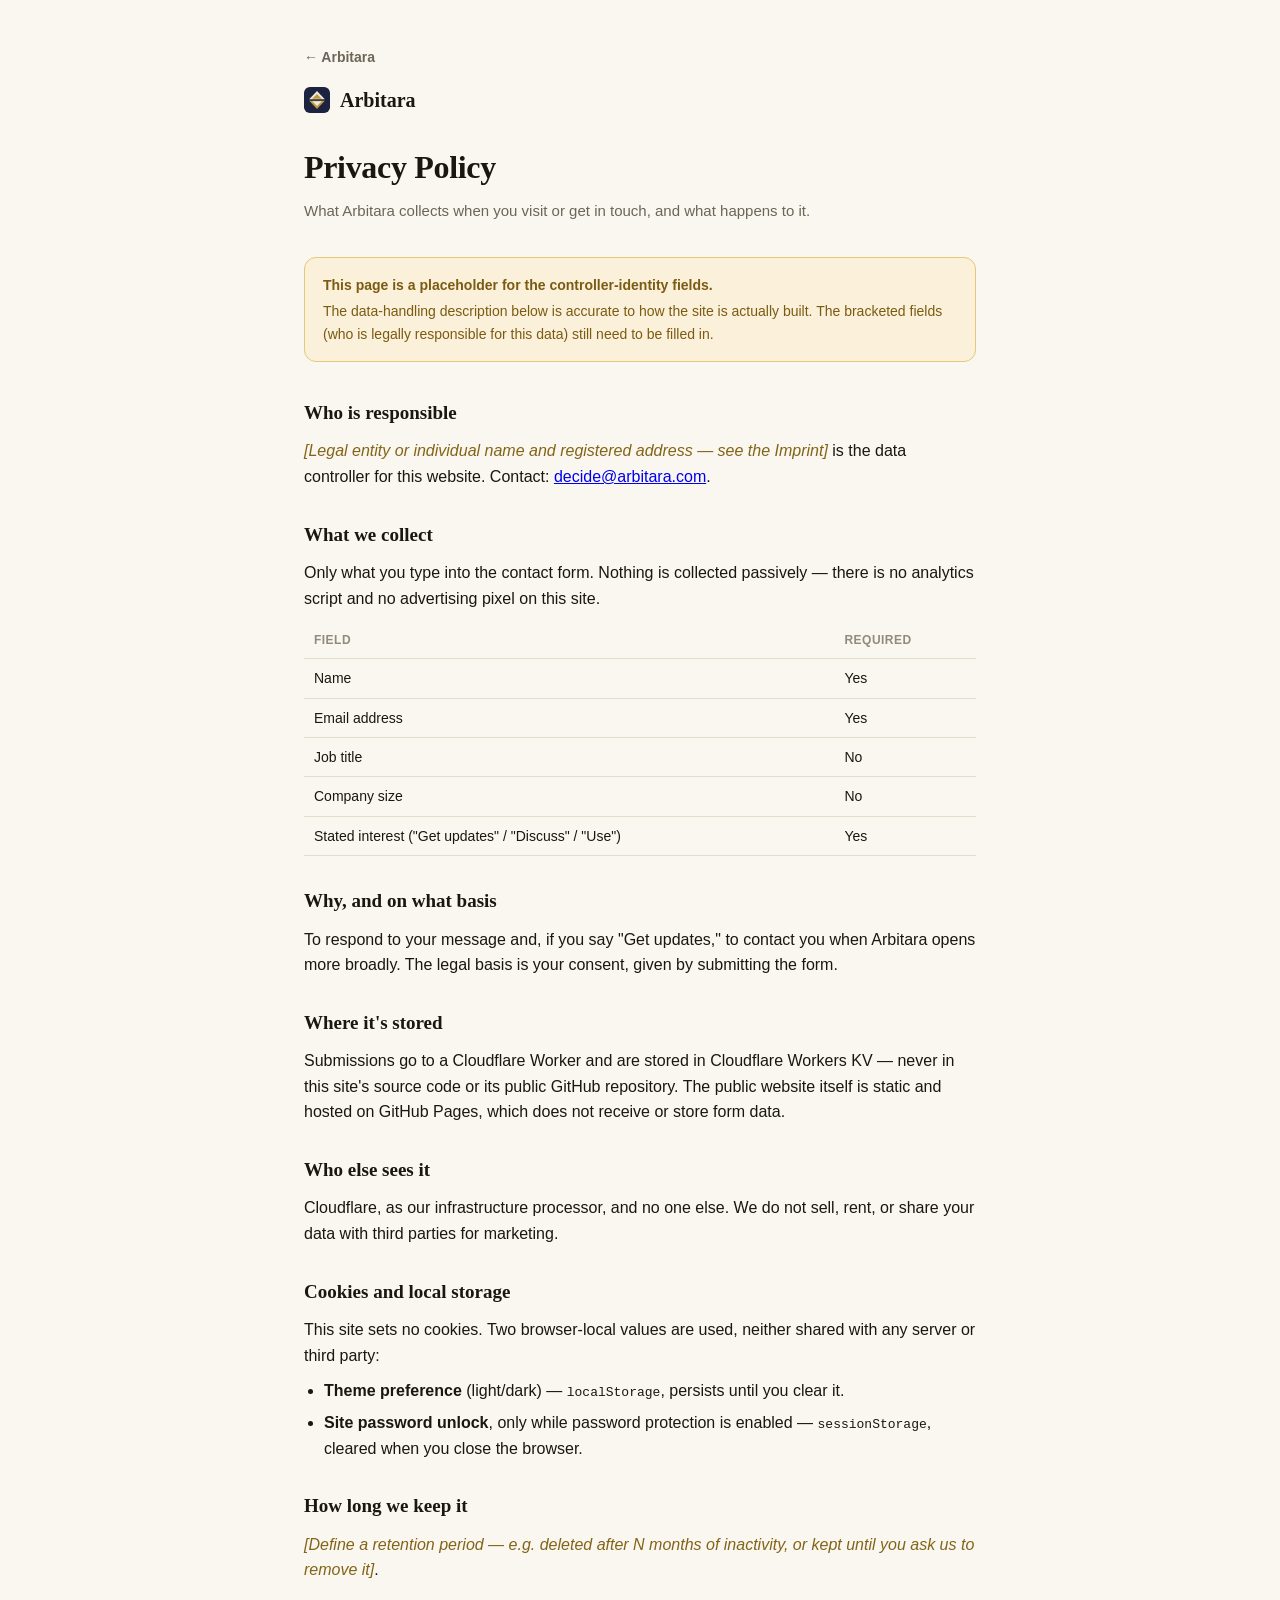
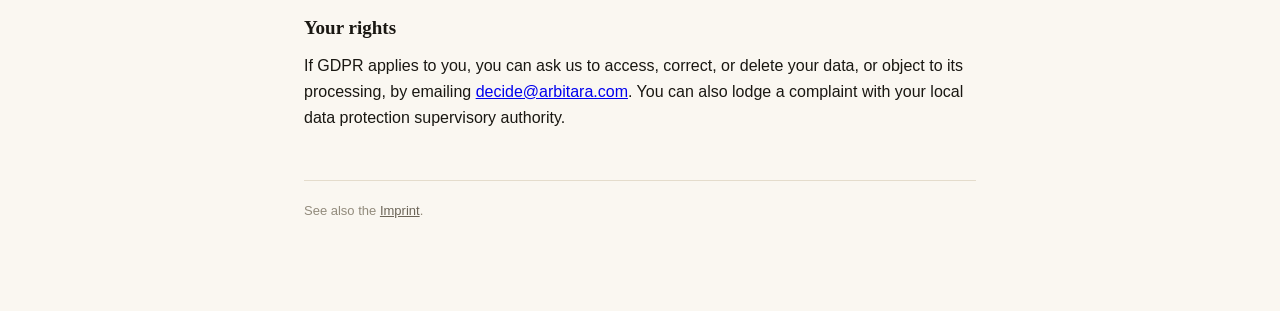
<file: privacy.html>
<!doctype html>
<html lang="en">
<head>
<meta charset="UTF-8">
<meta name="viewport" content="width=device-width, initial-scale=1">
<meta name="robots" content="noindex, nofollow">
<title>Privacy Policy: Arbitara</title>
<link rel="icon" href="data:image/svg+xml,%3Csvg xmlns='http://www.w3.org/2000/svg' viewBox='0 0 40 40'%3E%3Crect width='40' height='40' rx='9' fill='%231C2340'/%3E%3Cpath d='M20 6 L32 19 L8 19 Z' fill='%23EFEAE0'/%3E%3Cpath d='M20 10.6 L27.4 18 L12.6 18 Z' fill='%23BE9A3B'/%3E%3Cpath d='M8 21 L32 21 L20 34 Z' fill='%23BE9A3B'/%3E%3Cpath d='M12.6 22 L27.4 22 L20 29.4 Z' fill='%23EFEAE0'/%3E%3C/svg%3E">
<style>
  :root{
    --paper:#FAF7F1; --ink:#191712; --muted:#6C6558; --faint:#928B7C;
    --line:#E4DCCC; --line-2:#D8CFBB; --accent:#B0862B; --accent-ink:#836417; --card:#fff;
    --warn-bg:#FBF0D9; --warn-line:#E4C97A; --warn-ink:#7A5B12;
    --serif:"Iowan Old Style","Palatino Linotype",Palatino,Georgia,serif;
    --sans:-apple-system,BlinkMacSystemFont,"Segoe UI",Inter,Roboto,Helvetica,Arial,sans-serif;
  }
  @media (prefers-color-scheme: dark){
    :root{--paper:#14130F;--ink:#F2ECE0;--muted:#A79F8E;--faint:#7E7767;--line:#302D25;
      --line-2:#3B372D;--accent:#CBA343;--accent-ink:#D8B255;--card:#1E1C17;
      --warn-bg:#332B12;--warn-line:#6B5A20;--warn-ink:#E8C766;}
  }
  *{box-sizing:border-box;}
  body{margin:0;background:var(--paper);color:var(--ink);font-family:var(--sans);line-height:1.6;-webkit-font-smoothing:antialiased;}
  .wrap{max-width:720px;margin:0 auto;padding:44px 24px 90px;}
  .brand{display:flex;align-items:center;gap:10px;font-family:var(--serif);font-size:20px;font-weight:600;margin-bottom:0;}
  .brand svg{width:26px;height:26px;}
  a.back{color:var(--muted);text-decoration:none;font-size:14px;font-weight:600;}
  a.back:hover{color:var(--ink);}
  h1{font-family:var(--serif);font-size:32px;letter-spacing:-.01em;margin:26px 0 6px;}
  .sub{color:var(--muted);font-size:15px;margin:0 0 34px;}
  .notice{background:var(--warn-bg);border:1px solid var(--warn-line);color:var(--warn-ink);border-radius:12px;padding:16px 18px;font-size:14px;margin-bottom:36px;}
  .notice b{display:block;margin-bottom:4px;}
  section{margin-bottom:30px;}
  h2{font-family:var(--serif);font-size:19px;margin:0 0 10px;}
  p{margin:0 0 10px;color:var(--ink);}
  ul{margin:0 0 10px;padding-left:20px;}
  li{margin-bottom:6px;}
  .fill{color:var(--accent-ink);font-style:italic;}
  table{width:100%;border-collapse:collapse;font-size:14px;margin:12px 0;}
  th,td{text-align:left;padding:8px 10px;border-bottom:1px solid var(--line);vertical-align:top;}
  th{font-size:12px;text-transform:uppercase;letter-spacing:.04em;color:var(--faint);font-weight:700;}
  .muted{color:var(--muted);font-size:14px;}
  footer{margin-top:50px;padding-top:20px;border-top:1px solid var(--line);font-size:13px;color:var(--faint);}
  footer a{color:var(--muted);}
</style>
</head>
<body>
<div class="wrap">
  <a href="index.html" class="back">← Arbitara</a>
  <div class="brand" style="margin-top:14px;">
    <svg viewBox="0 0 40 40" fill="none"><rect width="40" height="40" rx="9" fill="#1C2340"/><path d="M20 6 L32 19 L8 19 Z" fill="#EFEAE0"/><path d="M20 10.6 L27.4 18 L12.6 18 Z" fill="#BE9A3B"/><path d="M8 21 L32 21 L20 34 Z" fill="#BE9A3B"/><path d="M12.6 22 L27.4 22 L20 29.4 Z" fill="#EFEAE0"/></svg>
    Arbitara
  </div>
  <h1>Privacy Policy</h1>
  <p class="sub">What Arbitara collects when you visit or get in touch, and what happens to it.</p>

  <div class="notice"><b>This page is a placeholder for the controller-identity fields.</b> The data-handling description below is accurate to how the site is actually built. The bracketed fields (who is legally responsible for this data) still need to be filled in.</div>

  <section>
    <h2>Who is responsible</h2>
    <p><span class="fill">[Legal entity or individual name and registered address — see the Imprint]</span> is the data controller for this website. Contact: <a href="mailto:decide@arbitara.com">decide@arbitara.com</a>.</p>
  </section>

  <section>
    <h2>What we collect</h2>
    <p>Only what you type into the contact form. Nothing is collected passively — there is no analytics script and no advertising pixel on this site.</p>
    <table>
      <thead><tr><th>Field</th><th>Required</th></tr></thead>
      <tbody>
        <tr><td>Name</td><td>Yes</td></tr>
        <tr><td>Email address</td><td>Yes</td></tr>
        <tr><td>Job title</td><td>No</td></tr>
        <tr><td>Company size</td><td>No</td></tr>
        <tr><td>Stated interest ("Get updates" / "Discuss" / "Use")</td><td>Yes</td></tr>
      </tbody>
    </table>
  </section>

  <section>
    <h2>Why, and on what basis</h2>
    <p>To respond to your message and, if you say "Get updates," to contact you when Arbitara opens more broadly. The legal basis is your consent, given by submitting the form.</p>
  </section>

  <section>
    <h2>Where it's stored</h2>
    <p>Submissions go to a Cloudflare Worker and are stored in Cloudflare Workers KV — never in this site's source code or its public GitHub repository. The public website itself is static and hosted on GitHub Pages, which does not receive or store form data.</p>
  </section>

  <section>
    <h2>Who else sees it</h2>
    <p>Cloudflare, as our infrastructure processor, and no one else. We do not sell, rent, or share your data with third parties for marketing.</p>
  </section>

  <section>
    <h2>Cookies and local storage</h2>
    <p>This site sets no cookies. Two browser-local values are used, neither shared with any server or third party:</p>
    <ul>
      <li><b>Theme preference</b> (light/dark) — <code>localStorage</code>, persists until you clear it.</li>
      <li><b>Site password unlock</b>, only while password protection is enabled — <code>sessionStorage</code>, cleared when you close the browser.</li>
    </ul>
  </section>

  <section>
    <h2>How long we keep it</h2>
    <p><span class="fill">[Define a retention period — e.g. deleted after N months of inactivity, or kept until you ask us to remove it]</span>.</p>
  </section>

  <section>
    <h2>Your rights</h2>
    <p>If GDPR applies to you, you can ask us to access, correct, or delete your data, or object to its processing, by emailing <a href="mailto:decide@arbitara.com">decide@arbitara.com</a>. You can also lodge a complaint with your local data protection supervisory authority.</p>
  </section>

  <footer>See also the <a href="imprint.html">Imprint</a>.</footer>
</div>
</body>
</html>
</file>
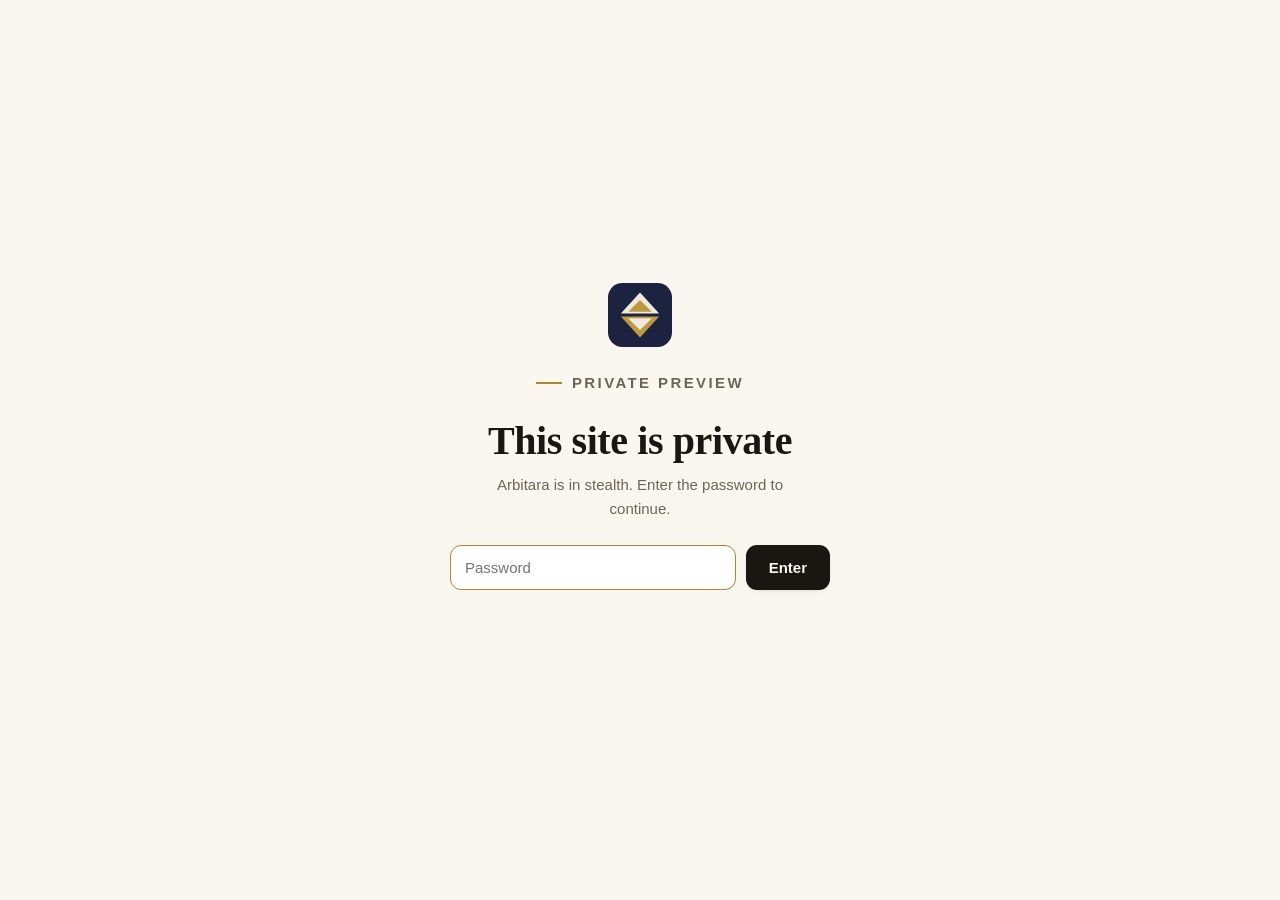
<file: reading.html>
<!DOCTYPE html>
<html lang="en">
<head>
<meta charset="UTF-8">
<meta name="viewport" content="width=device-width, initial-scale=1">
<meta name="robots" content="noindex, nofollow">
<title>Further Reading — Arbitara</title>
<meta name="description" content="Third-party research, reporting, and commentary that support the claims Arbitara makes about the visibility gap in management decisions and the category it's building for.">
<meta property="og:title" content="Further Reading — Arbitara">
<meta property="og:description" content="Third-party research and commentary behind Arbitara's claims about decision-making.">
<meta property="og:type" content="website">
<meta name="theme-color" content="#FAF7F1" media="(prefers-color-scheme: light)">
<meta name="theme-color" content="#14130F" media="(prefers-color-scheme: dark)">
<link rel="icon" href="data:image/svg+xml,%3Csvg xmlns='http://www.w3.org/2000/svg' viewBox='0 0 40 40'%3E%3Crect width='40' height='40' rx='9' fill='%231C2340'/%3E%3Cpath d='M20 6 L32 19 L8 19 Z' fill='%23EFEAE0'/%3E%3Cpath d='M20 10.6 L27.4 18 L12.6 18 Z' fill='%23BE9A3B'/%3E%3Cpath d='M8 21 L32 21 L20 34 Z' fill='%23BE9A3B'/%3E%3Cpath d='M12.6 22 L27.4 22 L20 29.4 Z' fill='%23EFEAE0'/%3E%3C/svg%3E">
<link rel="stylesheet" href="style.css">
<script>document.documentElement.className+=' arb-cloak';setTimeout(function(){document.documentElement.classList.remove('arb-cloak');},2000);</script>
<style>html.arb-cloak{visibility:hidden}</style>
<script src="config.js"></script>
</head>
<body>

<!-- ============ NAV ============ -->
<header class="nav" id="nav">
  <div class="wrap nav-inner">
    <a href="index.html" class="brand" aria-label="Arbitara home">
      <svg class="mark" viewBox="0 0 40 40" fill="none" aria-hidden="true">
        <rect width="40" height="40" rx="9" fill="#1C2340"/>
        <path d="M20 6 L32 19 L8 19 Z" fill="#EFEAE0"/>
        <path d="M20 10.6 L27.4 18 L12.6 18 Z" fill="#BE9A3B"/>
        <path d="M8 21 L32 21 L20 34 Z" fill="#BE9A3B"/>
        <path d="M12.6 22 L27.4 22 L20 29.4 Z" fill="#EFEAE0"/>
      </svg>
      Arbitara <small>Decide to win</small>
    </a>
    <nav class="nav-links" id="navLinks" aria-label="Pages">
      <a href="index.html" class="nav-goto">Home</a>
      <a href="white-paper.html" class="nav-goto">White paper</a>
      <a href="self-check.html" class="nav-goto">Self-Check</a>
      <a href="investor.html" class="nav-goto">Investors</a>
      <a href="index.html#contact" class="nav-goto">Contact</a>
    </nav>
    <div class="nav-tools">
      <button class="icon-btn" id="themeBtn" aria-label="Toggle light and dark theme" title="Toggle theme">
        <svg class="ico-sun" viewBox="0 0 24 24" fill="none" stroke="currentColor" stroke-width="1.8" stroke-linecap="round"><circle cx="12" cy="12" r="4.2"/><path d="M12 2v2.5M12 19.5V22M4.2 4.2l1.8 1.8M18 18l1.8 1.8M2 12h2.5M19.5 12H22M4.2 19.8 6 18M18 6l1.8-1.8"/></svg>
      </button>
      <button class="icon-btn nav-toggle" id="navToggle" aria-label="Toggle menu" aria-expanded="false">
        <svg viewBox="0 0 24 24" fill="none" stroke="currentColor" stroke-width="1.9" stroke-linecap="round"><path d="M4 7h16M4 12h16M4 17h16"/></svg>
      </button>
    </div>
  </div>
</header>

<main id="top">

<!-- ============ INTRO ============ -->
<section class="hero" id="rdIntro" style="padding-bottom:40px">
  <div class="wrap hero-grid" style="grid-template-columns:1fr">
    <div class="reveal">
      <p class="eyebrow">Arbitara · Further Reading</p>
      <h1>Further reading.</h1>
      <p class="lede">Third-party research, reporting, and commentary that back the claims made across this site — on the visibility gap in management decisions, the cost of undocumented reasoning, and the category Arbitara is building for. Not written by us.</p>
    </div>
  </div>
</section>

<!-- ============ READING LIST ============ -->
<section id="reading">
  <div class="wrap">
    <div class="reads" id="readingList" aria-live="polite"></div>
    <p id="readingEmpty" style="color:var(--muted)" hidden>Nothing posted yet — check back soon.</p>
  </div>
</section>

</main>

<!-- ============ FOOTER ============ -->
<footer class="footer">
  <div class="wrap">
    <div class="footer-top">
      <div>
        <a href="index.html" class="brand">
          <svg class="mark" viewBox="0 0 40 40" fill="none" aria-hidden="true"><rect width="40" height="40" rx="9" fill="#1C2340"/><path d="M20 6 L32 19 L8 19 Z" fill="#EFEAE0"/><path d="M20 10.6 L27.4 18 L12.6 18 Z" fill="#BE9A3B"/><path d="M8 21 L32 21 L20 34 Z" fill="#BE9A3B"/><path d="M12.6 22 L27.4 22 L20 29.4 Z" fill="#EFEAE0"/></svg>
          Arbitara
        </a>
        <p>A practice devoted to the arbitrium, the management decision. We write about framing, options, ownership, and the feedback loop most organizations never close. Something is being built here. For now, the reading list.</p>
        <div class="stealth"><span class="pip"></span> Building quietly · more soon</div>
      </div>
      <div>
        <h5>Elsewhere on Arbitara.com</h5>
        <ul>
          <li><a href="index.html#platform">What Arbitara is</a></li>
          <li><a href="white-paper.html">The white paper</a></li>
          <li><a href="self-check.html">Self-Check &amp; toolkit</a></li>
          <li><a href="investor.html">Investors</a></li>
          <li><a href="index.html#contact">Contact</a></li>
        </ul>
      </div>
    </div>
    <div class="footer-bar">
      <div>© <span id="yr"></span> Arbitara · <span class="lat">Decide to win</span></div>
      <div><a href="imprint.html">Imprint</a> · <a href="privacy.html">Privacy</a></div>
      <div><a href="mailto:decide@arbitara.com">decide@arbitara.com</a></div>
      <div><a href="https://demo.arbitara.com" target="_blank" rel="noopener">Demo →</a></div>
    </div>
  </div>
</footer>

<script src="app.js"></script>
<script src="admin-edit.js"></script>
</body>
</html>
</file>
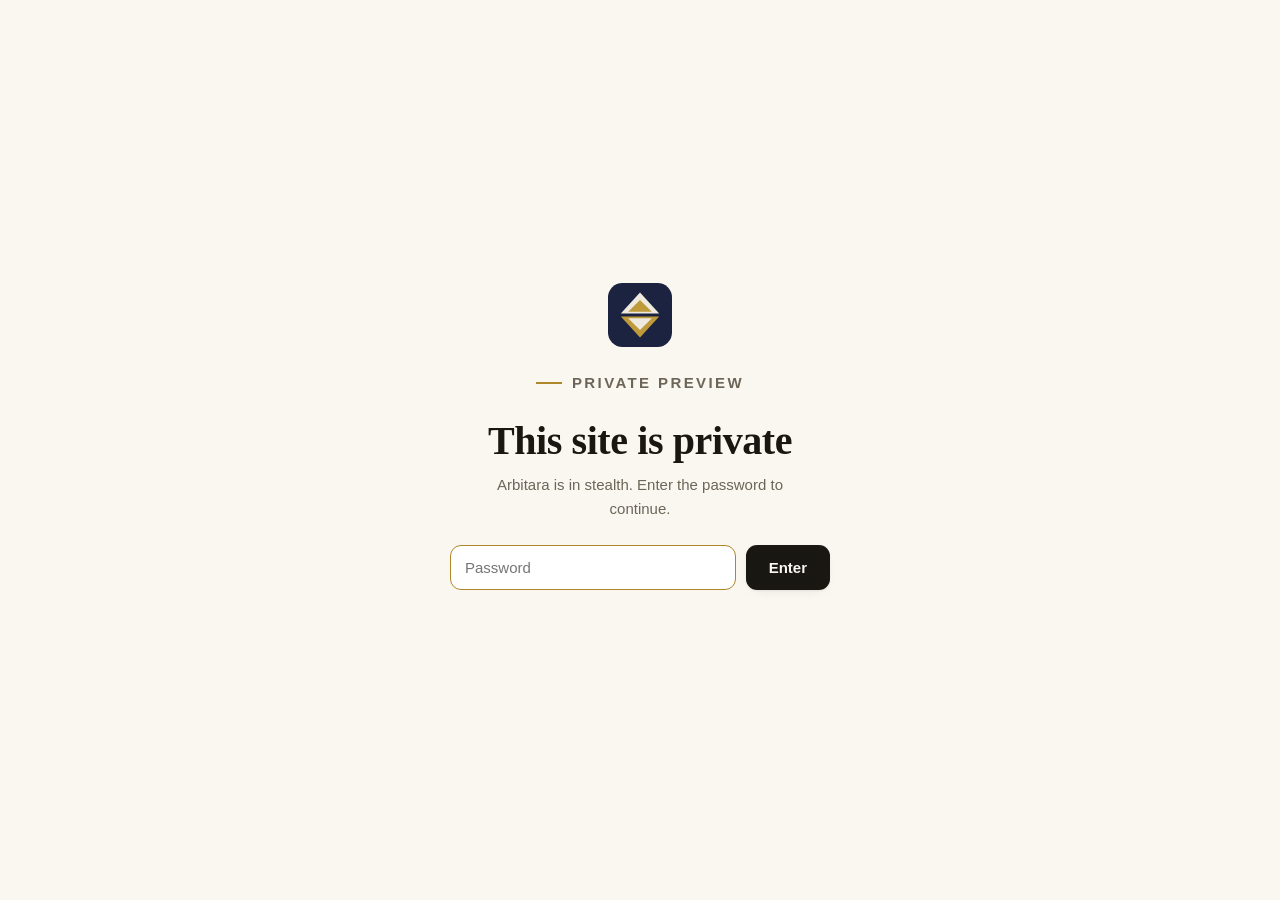
<file: self-check.html>
<!DOCTYPE html>
<html lang="en">
<head>
<meta charset="UTF-8">
<meta name="viewport" content="width=device-width, initial-scale=1">
<meta name="robots" content="noindex, nofollow">
<title>Self-Check — Arbitara</title>
<meta name="description" content="A 15-question decision-effectiveness self-check, scored on the same 0-100 scale Bain & Company uses, plus a practitioner's toolkit: a three-question diagnostic, a pre-decision checklist, and a printable one-page decision record.">
<meta property="og:title" content="Self-Check — Arbitara">
<meta property="og:description" content="A scored decision-effectiveness self-check, a decision-tier diagnostic, a pre-decision checklist, and a printable one-page decision record.">
<meta property="og:type" content="website">
<meta name="theme-color" content="#FAF7F1" media="(prefers-color-scheme: light)">
<meta name="theme-color" content="#14130F" media="(prefers-color-scheme: dark)">
<link rel="icon" href="data:image/svg+xml,%3Csvg xmlns='http://www.w3.org/2000/svg' viewBox='0 0 40 40'%3E%3Crect width='40' height='40' rx='9' fill='%231C2340'/%3E%3Cpath d='M20 6 L32 19 L8 19 Z' fill='%23EFEAE0'/%3E%3Cpath d='M20 10.6 L27.4 18 L12.6 18 Z' fill='%23BE9A3B'/%3E%3Cpath d='M8 21 L32 21 L20 34 Z' fill='%23BE9A3B'/%3E%3Cpath d='M12.6 22 L27.4 22 L20 29.4 Z' fill='%23EFEAE0'/%3E%3C/svg%3E">
<link rel="stylesheet" href="style.css">
<script>document.documentElement.className+=' arb-cloak';setTimeout(function(){document.documentElement.classList.remove('arb-cloak');},2000);</script>
<style>html.arb-cloak{visibility:hidden}</style>
<script src="config.js"></script>
</head>
<body>

<!-- ============ NAV ============ -->
<header class="nav" id="nav">
  <div class="wrap nav-inner">
    <a href="index.html" class="brand" aria-label="Arbitara home">
      <svg class="mark" viewBox="0 0 40 40" fill="none" aria-hidden="true">
        <rect width="40" height="40" rx="9" fill="#1C2340"/>
        <path d="M20 6 L32 19 L8 19 Z" fill="#EFEAE0"/>
        <path d="M20 10.6 L27.4 18 L12.6 18 Z" fill="#BE9A3B"/>
        <path d="M8 21 L32 21 L20 34 Z" fill="#BE9A3B"/>
        <path d="M12.6 22 L27.4 22 L20 29.4 Z" fill="#EFEAE0"/>
      </svg>
      Arbitara <small>Decide to win</small>
    </a>
    <nav class="nav-links" id="navLinks" aria-label="Pages">
      <a href="index.html" class="nav-goto">Home</a>
      <a href="white-paper.html" class="nav-goto">White paper</a>
      <span class="nav-current">Self-Check</span>
      <a href="investor.html" class="nav-goto">Investors</a>
      <a href="index.html#contact" class="nav-goto">Contact</a>
    </nav>
    <div class="nav-tools">
      <button class="icon-btn" id="themeBtn" aria-label="Toggle light and dark theme" title="Toggle theme">
        <svg class="ico-sun" viewBox="0 0 24 24" fill="none" stroke="currentColor" stroke-width="1.8" stroke-linecap="round"><circle cx="12" cy="12" r="4.2"/><path d="M12 2v2.5M12 19.5V22M4.2 4.2l1.8 1.8M18 18l1.8 1.8M2 12h2.5M19.5 12H22M4.2 19.8 6 18M18 6l1.8-1.8"/></svg>
      </button>
      <button class="icon-btn nav-toggle" id="navToggle" aria-label="Toggle menu" aria-expanded="false">
        <svg viewBox="0 0 24 24" fill="none" stroke="currentColor" stroke-width="1.9" stroke-linecap="round"><path d="M4 7h16M4 12h16M4 17h16"/></svg>
      </button>
    </div>
  </div>
  <nav class="subnav" id="subnav" aria-label="On this page">
    <div class="wrap subnav-inner">
      <a href="#assessment">Self-Check</a>
      <a href="#toolkit">Toolkit</a>
    </div>
  </nav>
</header>

<main id="top">

<!-- ============ SELF-CHECK INTRO ============ -->
<section class="hero" id="scIntro" style="padding-bottom:40px">
  <div class="wrap hero-grid" style="grid-template-columns:1fr">
    <div class="reveal">
      <p class="eyebrow">Arbitara · Self-Check</p>
      <h1>Where you stand, and what to do next.</h1>
      <p class="lede">A 15-question, scored self-check on how decisions actually get made in your organization today, and a practitioner's toolkit — a decision-tier diagnostic, a pre-decision checklist, and a printable one-page decision record — to put to work immediately. Nothing to install.</p>
    </div>
  </div>
</section>

<!-- ============ SELF-ASSESSMENT ============ -->
<section id="assessment">
  <div class="wrap">
    <div class="head reveal">
      <p class="eyebrow">A decision-effectiveness self-check</p>
      <h2>Where does your organization actually stand?</h2>
      <p>15 questions, answered honestly, usually reveal more than a strategy offsite. Answer for how decisions actually get made today, not how the org chart says they should. The four scored dimensions — quality, speed, yield, and effort — come from Bain &amp; Company's decision-effectiveness research; the fifth, documentation &amp; memory, is Arbitara's own addition, since it's the gap this site is about.</p>
    </div>

    <div class="assess reveal">
      <div class="assess-body">
        <div class="assess-qs">
          <div class="assess-group-label">Quality</div>
          <div class="assess-q" data-aq="0">
            <span class="aq-icon"><svg viewBox="0 0 24 24" fill="none" stroke="currentColor" stroke-width="1.8" stroke-linecap="round" stroke-linejoin="round"><circle cx="12" cy="12" r="8.5"/><circle cx="12" cy="12" r="4.5"/><circle cx="12" cy="12" r="1" fill="currentColor" stroke="none"/></svg></span>
            <div class="aq-main">
              <p class="aq-text">Looking back, how often has your organization made the right call on its big decisions?</p>
              <div class="seg aseg" data-aq-seg="0"><button type="button" data-v="0">Rarely</button><button type="button" data-v="1">Sometimes</button><button type="button" data-v="2">Usually</button><button type="button" data-v="3">Always</button></div>
            </div>
          </div>
          <div class="assess-q" data-aq="1">
            <span class="aq-icon"><svg viewBox="0 0 24 24" fill="none" stroke="currentColor" stroke-width="1.8" stroke-linecap="round" stroke-linejoin="round"><path d="M3.5 12a8.5 8.5 0 0 1 14.5-6"/><path d="M18 3v4h-4"/><path d="M20.5 12a8.5 8.5 0 0 1-14.5 6"/><path d="M6 21v-4h4"/></svg></span>
            <div class="aq-main">
              <p class="aq-text">How often are the options you did <em>not</em> choose explicitly considered and written down, not just the one you picked?</p>
              <div class="seg aseg" data-aq-seg="1"><button type="button" data-v="0">Rarely</button><button type="button" data-v="1">Sometimes</button><button type="button" data-v="2">Usually</button><button type="button" data-v="3">Always</button></div>
            </div>
          </div>
          <div class="assess-q" data-aq="2">
            <span class="aq-icon"><svg viewBox="0 0 24 24" fill="none" stroke="currentColor" stroke-width="1.8" stroke-linecap="round" stroke-linejoin="round"><circle cx="9" cy="9" r="5"/><circle cx="15" cy="15" r="5"/></svg></span>
            <div class="aq-main">
              <p class="aq-text">How often are decisions made by the people closest to the issue and with the right expertise, not just the most senior person in the room?</p>
              <div class="seg aseg" data-aq-seg="2"><button type="button" data-v="0">Rarely</button><button type="button" data-v="1">Sometimes</button><button type="button" data-v="2">Usually</button><button type="button" data-v="3">Always</button></div>
            </div>
          </div>

          <div class="assess-group-label">Speed</div>
          <div class="assess-q" data-aq="3">
            <span class="aq-icon"><svg viewBox="0 0 24 24" fill="none" stroke="currentColor" stroke-width="1.8" stroke-linecap="round" stroke-linejoin="round"><circle cx="12" cy="12" r="9"/><path d="M12 7v5l3.5 2"/></svg></span>
            <div class="aq-main">
              <p class="aq-text">How often does your organization make consequential decisions as fast as the situation actually requires?</p>
              <div class="seg aseg" data-aq-seg="3"><button type="button" data-v="0">Rarely</button><button type="button" data-v="1">Sometimes</button><button type="button" data-v="2">Usually</button><button type="button" data-v="3">Always</button></div>
            </div>
          </div>
          <div class="assess-q" data-aq="4">
            <span class="aq-icon"><svg viewBox="0 0 24 24" fill="none" stroke="currentColor" stroke-width="1.8" stroke-linecap="round" stroke-linejoin="round"><path d="M2 12s3.5-7 10-7 10 7 10 7-3.5 7-10 7-10-7-10-7Z"/><circle cx="12" cy="12" r="3"/></svg></span>
            <div class="aq-main">
              <p class="aq-text">How often do decisions move forward without getting stuck waiting on one person or committee?</p>
              <div class="seg aseg" data-aq-seg="4"><button type="button" data-v="0">Rarely</button><button type="button" data-v="1">Sometimes</button><button type="button" data-v="2">Usually</button><button type="button" data-v="3">Always</button></div>
            </div>
          </div>
          <div class="assess-q" data-aq="5">
            <span class="aq-icon"><svg viewBox="0 0 24 24" fill="none" stroke="currentColor" stroke-width="1.8" stroke-linecap="round" stroke-linejoin="round"><path d="M20 6 9 17l-5-5"/></svg></span>
            <div class="aq-main">
              <p class="aq-text">Once a decision is made, how often does it stay made, instead of being quietly reopened later?</p>
              <div class="seg aseg" data-aq-seg="5"><button type="button" data-v="0">Rarely</button><button type="button" data-v="1">Sometimes</button><button type="button" data-v="2">Usually</button><button type="button" data-v="3">Always</button></div>
            </div>
          </div>

          <div class="assess-group-label">Yield (execution)</div>
          <div class="assess-q" data-aq="6">
            <span class="aq-icon"><svg viewBox="0 0 24 24" fill="none" stroke="currentColor" stroke-width="1.8" stroke-linecap="round" stroke-linejoin="round"><path d="M11 21H5a2 2 0 0 1-2-2V5a2 2 0 0 1 2-2h6"/><path d="M16 17l5-5-5-5"/><path d="M21 12H9"/></svg></span>
            <div class="aq-main">
              <p class="aq-text">How often does a decision get turned into action within the timeframe you intended?</p>
              <div class="seg aseg" data-aq-seg="6"><button type="button" data-v="0">Rarely</button><button type="button" data-v="1">Sometimes</button><button type="button" data-v="2">Usually</button><button type="button" data-v="3">Always</button></div>
            </div>
          </div>
          <div class="assess-q" data-aq="7">
            <span class="aq-icon"><svg viewBox="0 0 24 24" fill="none" stroke="currentColor" stroke-width="1.8" stroke-linecap="round" stroke-linejoin="round"><circle cx="12" cy="8" r="4"/><path d="M4 21c0-4.4 3.6-7 8-7s8 2.6 8 7"/></svg></span>
            <div class="aq-main">
              <p class="aq-text">How often does a significant decision have one clearly accountable owner, from the decision through to execution?</p>
              <div class="seg aseg" data-aq-seg="7"><button type="button" data-v="0">Rarely</button><button type="button" data-v="1">Sometimes</button><button type="button" data-v="2">Usually</button><button type="button" data-v="3">Always</button></div>
            </div>
          </div>
          <div class="assess-q" data-aq="8">
            <span class="aq-icon"><svg viewBox="0 0 24 24" fill="none" stroke="currentColor" stroke-width="1.8" stroke-linecap="round" stroke-linejoin="round"><path d="M12 4 5 19h14L12 4Z"/><path d="M12 10v4M12 16.5v.1"/></svg></span>
            <div class="aq-main">
              <p class="aq-text">When execution falls short of a decision's intent, how often does your organization actually know why?</p>
              <div class="seg aseg" data-aq-seg="8"><button type="button" data-v="0">Rarely</button><button type="button" data-v="1">Sometimes</button><button type="button" data-v="2">Usually</button><button type="button" data-v="3">Always</button></div>
            </div>
          </div>

          <div class="assess-group-label">Effort</div>
          <div class="assess-q" data-aq="9">
            <span class="aq-icon"><svg viewBox="0 0 24 24" fill="none" stroke="currentColor" stroke-width="1.8" stroke-linecap="round" stroke-linejoin="round"><rect x="4" y="4" width="16" height="16" rx="2"/><path d="M8 9h8M8 13h5"/></svg></span>
            <div class="aq-main">
              <p class="aq-text">How often do simple, low-stakes decisions avoid getting bogged down in unnecessary process or approvals?</p>
              <div class="seg aseg" data-aq-seg="9"><button type="button" data-v="0">Rarely</button><button type="button" data-v="1">Sometimes</button><button type="button" data-v="2">Usually</button><button type="button" data-v="3">Always</button></div>
            </div>
          </div>
          <div class="assess-q" data-aq="10">
            <span class="aq-icon"><svg viewBox="0 0 24 24" fill="none" stroke="currentColor" stroke-width="1.8" stroke-linecap="round" stroke-linejoin="round"><circle cx="11" cy="11" r="7"/><path d="m20 20-3.2-3.2"/></svg></span>
            <div class="aq-main">
              <p class="aq-text">How often do your highest-stakes decisions get the depth of analysis they deserve — not rushed, not endlessly re-analyzed?</p>
              <div class="seg aseg" data-aq-seg="10"><button type="button" data-v="0">Rarely</button><button type="button" data-v="1">Sometimes</button><button type="button" data-v="2">Usually</button><button type="button" data-v="3">Always</button></div>
            </div>
          </div>
          <div class="assess-q" data-aq="11">
            <span class="aq-icon"><svg viewBox="0 0 24 24" fill="none" stroke="currentColor" stroke-width="1.8" stroke-linecap="round" stroke-linejoin="round"><path d="M12 3l7 3v5c0 4.2-2.9 7.4-7 8.5-4.1-1.1-7-4.3-7-8.5V6l7-3Z"/></svg></span>
            <div class="aq-main">
              <p class="aq-text">How often do the right people spend their time on the decisions that matter most, instead of being pulled into decisions that don't need them?</p>
              <div class="seg aseg" data-aq-seg="11"><button type="button" data-v="0">Rarely</button><button type="button" data-v="1">Sometimes</button><button type="button" data-v="2">Usually</button><button type="button" data-v="3">Always</button></div>
            </div>
          </div>

          <div class="assess-group-label">Documentation &amp; memory</div>
          <div class="assess-q" data-aq="12">
            <span class="aq-icon"><svg viewBox="0 0 24 24" fill="none" stroke="currentColor" stroke-width="1.8" stroke-linecap="round" stroke-linejoin="round"><path d="M6 3h9l4 4v14H6Z"/><path d="M15 3v4h4"/><path d="M9 12h7M9 15.5h7M9 8.5h3"/></svg></span>
            <div class="aq-main">
              <p class="aq-text">How often are the options, assumptions, and reasoning behind a decision written down somewhere others can find later?</p>
              <div class="seg aseg" data-aq-seg="12"><button type="button" data-v="0">Rarely</button><button type="button" data-v="1">Sometimes</button><button type="button" data-v="2">Usually</button><button type="button" data-v="3">Always</button></div>
            </div>
          </div>
          <div class="assess-q" data-aq="13">
            <span class="aq-icon"><svg viewBox="0 0 24 24" fill="none" stroke="currentColor" stroke-width="1.8" stroke-linecap="round" stroke-linejoin="round"><path d="M16 21v-2a4 4 0 0 0-4-4H6a4 4 0 0 0-4 4v2"/><circle cx="9" cy="7" r="4"/><path d="M22 21v-2a4 4 0 0 0-3-3.87"/><path d="M16 3.13a4 4 0 0 1 0 7.75"/></svg></span>
            <div class="aq-main">
              <p class="aq-text">When someone with decision authority leaves, how often does the reasoning behind their past decisions stay in the company?</p>
              <div class="seg aseg" data-aq-seg="13"><button type="button" data-v="0">Rarely</button><button type="button" data-v="1">Sometimes</button><button type="button" data-v="2">Usually</button><button type="button" data-v="3">Always</button></div>
            </div>
          </div>
          <div class="assess-q" data-aq="14">
            <span class="aq-icon"><svg viewBox="0 0 24 24" fill="none" stroke="currentColor" stroke-width="1.8" stroke-linecap="round" stroke-linejoin="round"><path d="M3.5 12a8.5 8.5 0 0 1 14.5-6"/><path d="M18 3v4h-4"/><path d="M20.5 12a8.5 8.5 0 0 1-14.5 6"/><path d="M6 21v-4h4"/></svg></span>
            <div class="aq-main">
              <p class="aq-text">How often do you know which past decisions are due for review because the assumptions behind them may no longer hold?</p>
              <div class="seg aseg" data-aq-seg="14"><button type="button" data-v="0">Rarely</button><button type="button" data-v="1">Sometimes</button><button type="button" data-v="2">Usually</button><button type="button" data-v="3">Always</button></div>
            </div>
          </div>
        </div>

        <div class="assess-result">
          <div class="ar-label">Your decision-effectiveness score</div>
          <div class="ar-meter"><div class="ar-fill" id="assessFill"></div></div>
          <div class="ar-score" id="assessScore">0 / 15 answered</div>
          <p class="ar-note" id="assessNote">Answer all 15 to see your score, on the same 0–100 scale Bain uses below.</p>
          <p class="ar-bench">For context: Bain &amp; Company's research puts the average organization at <b>28</b> out of 100 on this same scale, and top-quintile performers at <b>71</b>. <a href="https://media.bain.com/Images/scoreyourorganization.pdf" target="_blank" rel="noopener">Source, 2010 ↗</a></p>
        </div>
      </div>
    </div>
  </div>
</section>
<!-- ============ TOOLKIT ============ -->
<section id="toolkit" class="section-alt">
  <div class="wrap">
    <div class="head reveal">
      <p class="eyebrow">For practitioners</p>
      <h2>Put it to work on your next decision.</h2>
      <p>A three-question diagnostic, a pre-decision checklist you can run in five minutes, and a one-page decision record you can print and fill in by hand. Nothing to install.</p>
    </div>

    <!-- Diagnostic -->
    <div class="diag reveal">
      <div class="diag-head">
        <h3>Three tests to place a decision, before you deliberate</h3>
        <p>Answer for the decision on your desk right now. All three are observable before the choice is made.</p>
        <div class="tool-doc" data-tool-doc="diagnostic"></div>
      </div>
      <div class="diag-body">
        <div class="diag-tests">
          <div class="diag-q">
            <div class="qh">1 · The reversibility test</div>
            <p>To undo this, would you need another decision of comparable authority and process weight, or just a routine adjustment within the original authority?</p>
            <div class="seg" data-q="rev">
              <button data-v="1">Another major decision</button>
              <button data-v="0">Routine adjustment</button>
            </div>
          </div>
          <div class="diag-q">
            <div class="qh">2 · The constraint test</div>
            <p>Does this create binding constraints for every decision that follows, or does it operate within constraints that already exist?</p>
            <div class="seg" data-q="con">
              <button data-v="1">Creates new constraints</button>
              <button data-v="0">Works within existing</button>
            </div>
          </div>
          <div class="diag-q">
            <div class="qh">3 · The asymmetry test</div>
            <p>If this goes wrong, does the damage compound, consuming capital, attention, and trust for years, or is it contained and quickly corrected?</p>
            <div class="seg" data-q="asy">
              <button data-v="1">Compounds</button>
              <button data-v="0">Contained</button>
            </div>
          </div>
        </div>
        <div class="diag-result" id="diagResult">
          <div class="rlabel">This decision looks</div>
          <div class="rtier none" id="rTier">Answer the three tests</div>
          <p id="rNote">Where the compounding structure is present, the decision is strategic, regardless of the level at which it is being made.</p>
        </div>
      </div>
    </div>

    <div class="toolkit">
      <div class="checklist reveal" id="checklist">
        <div class="ch-head">
          <div>
            <h3>Before you decide: the ten-item pass</h3>
            <p class="ch-desc">Run the ten-item pass over the decision on your desk.</p>
          </div>
          <span id="chCount">0 / 10</span>
        </div>
        <div class="tool-doc" data-tool-doc="checklist"></div>
        <ul>
          <li class="check-item"><span class="box"><svg viewBox="0 0 24 24" fill="none" stroke="currentColor" stroke-width="3" stroke-linecap="round"><path d="M20 6 9 17l-5-5"/></svg></span><span class="ct">Have I framed the <b>right question</b>, one with more than two answers?</span></li>
          <li class="check-item"><span class="box"><svg viewBox="0 0 24 24" fill="none" stroke="currentColor" stroke-width="3" stroke-linecap="round"><path d="M20 6 9 17l-5-5"/></svg></span><span class="ct">Is this environment <b>complicated or complex</b>? Analyze, or probe?</span></li>
          <li class="check-item"><span class="box"><svg viewBox="0 0 24 24" fill="none" stroke="currentColor" stroke-width="3" stroke-linecap="round"><path d="M20 6 9 17l-5-5"/></svg></span><span class="ct">Which <b>tier</b> is this: strategic, tactical, or operational?</span></li>
          <li class="check-item"><span class="box"><svg viewBox="0 0 24 24" fill="none" stroke="currentColor" stroke-width="3" stroke-linecap="round"><path d="M20 6 9 17l-5-5"/></svg></span><span class="ct">Have I written down the <b>assumptions</b>, each with a review date?</span></li>
          <li class="check-item"><span class="box"><svg viewBox="0 0 24 24" fill="none" stroke="currentColor" stroke-width="3" stroke-linecap="round"><path d="M20 6 9 17l-5-5"/></svg></span><span class="ct">Are there <b>genuine alternatives</b>, not one real option and two straw men?</span></li>
          <li class="check-item"><span class="box"><svg viewBox="0 0 24 24" fill="none" stroke="currentColor" stroke-width="3" stroke-linecap="round"><path d="M20 6 9 17l-5-5"/></svg></span><span class="ct">Is the <b>do-nothing option</b> priced, its costs and risks made explicit?</span></li>
          <li class="check-item"><span class="box"><svg viewBox="0 0 24 24" fill="none" stroke="currentColor" stroke-width="3" stroke-linecap="round"><path d="M20 6 9 17l-5-5"/></svg></span><span class="ct">Are the <b>criteria weighted</b> and set <em>before</em> gathering evidence?</span></li>
          <li class="check-item"><span class="box"><svg viewBox="0 0 24 24" fill="none" stroke="currentColor" stroke-width="3" stroke-linecap="round"><path d="M20 6 9 17l-5-5"/></svg></span><span class="ct">Is there <b>one named owner</b> accountable for the outcome?</span></li>
          <li class="check-item"><span class="box"><svg viewBox="0 0 24 24" fill="none" stroke="currentColor" stroke-width="3" stroke-linecap="round"><path d="M20 6 9 17l-5-5"/></svg></span><span class="ct">Will the <b>reasoning</b> travel, not just the conclusion, to those who execute?</span></li>
          <li class="check-item"><span class="box"><svg viewBox="0 0 24 24" fill="none" stroke="currentColor" stroke-width="3" stroke-linecap="round"><path d="M20 6 9 17l-5-5"/></svg></span><span class="ct">Is there a <b>review date</b>: a moment the decision must justify itself again?</span></li>
        </ul>
        <div class="check-progress">
          <div class="progress-track"><div class="progress-fill" id="chFill"></div></div>
          <span id="chMsg">Tap each item as you clear it.</span>
        </div>
      </div>

      <div class="reveal">
        <div id="recordPromo">
        <h3 style="font-size:24px;margin:0 0 14px">The one-page decision record</h3>
        <p style="color:var(--muted)">A single sheet with every field group (context, governance, options &amp; criteria, assumptions &amp; outcomes) ready to print or fill in a document. It's the smallest possible version of treating a decision as an object.</p>
        <div class="hero-cta" style="margin-top:22px">
          <a href="decision-record.html" class="btn btn-primary" target="_blank" rel="noopener">Open the printable one-pager
            <svg viewBox="0 0 24 24" fill="none" stroke="currentColor" stroke-width="2" stroke-linecap="round"><path d="M7 17 17 7M9 7h8v8"/></svg></a>
        </div>
        <div class="tool-doc" data-tool-doc="record"></div>
        </div>

        <h3 style="font-size:20px;margin:40px 0 16px">Where the ideas come from</h3>
        <div class="reads">
          <div class="read"><div class="rspine"></div><div><h4>Thinking, Fast and Slow</h4><div class="auth">Daniel Kahneman</div><div class="why">Why System 1 dominates exactly when System 2 is needed.</div></div></div>
          <div class="read"><div class="rspine"></div><div><h4>Noise</h4><div class="auth">Kahneman, Sibony &amp; Sunstein</div><div class="why">The random variability in judgment that bias-talk misses.</div></div></div>
          <div class="read"><div class="rspine"></div><div><h4>Smart Choices</h4><div class="auth">Hammond, Keeney &amp; Raiffa</div><div class="why">PrOACT: structured choice with alternatives at the center.</div></div></div>
          <div class="read"><div class="rspine"></div><div><h4>Playing to Win</h4><div class="auth">Lafley &amp; Martin</div><div class="why">Strategy as a set of integrated choices, and what not to do.</div></div></div>
        </div>
      </div>
    </div>
  </div>
</section>

</main>

<!-- ============ FOOTER ============ -->
<footer class="footer">
  <div class="wrap">
    <div class="footer-top">
      <div>
        <a href="index.html" class="brand">
          <svg class="mark" viewBox="0 0 40 40" fill="none" aria-hidden="true"><rect width="40" height="40" rx="9" fill="#1C2340"/><path d="M20 6 L32 19 L8 19 Z" fill="#EFEAE0"/><path d="M20 10.6 L27.4 18 L12.6 18 Z" fill="#BE9A3B"/><path d="M8 21 L32 21 L20 34 Z" fill="#BE9A3B"/><path d="M12.6 22 L27.4 22 L20 29.4 Z" fill="#EFEAE0"/></svg>
          Arbitara
        </a>
        <p>A practice devoted to the arbitrium, the management decision. We write about framing, options, ownership, and the feedback loop most organizations never close. Something is being built here. For now, the self-check.</p>
        <div class="stealth"><span class="pip"></span> Building quietly · more soon</div>
      </div>
      <div>
        <h5>This Page</h5>
        <ul>
          <li><a href="#assessment">Self-Check</a></li>
          <li><a href="#toolkit">Diagnostic, checklist &amp; record</a></li>
        </ul>
      </div>
      <div>
        <h5>Elsewhere on Arbitara.com</h5>
        <ul>
          <li><a href="index.html#platform">What Arbitara is</a></li>
          <li><a href="index.html#ai">AI &amp; ownership</a></li>
          <li><a href="white-paper.html">The white paper</a></li>
          <li><a href="investor.html">Investors</a></li>
          <li><a href="reading.html">Further reading</a></li>
          <li><a href="index.html#contact">Contact</a></li>
        </ul>
      </div>
    </div>
    <div class="footer-bar">
      <div>© <span id="yr"></span> Arbitara · <span class="lat">Decide to win</span></div>
      <div><a href="imprint.html">Imprint</a> · <a href="privacy.html">Privacy</a></div>
      <div><a href="mailto:decide@arbitara.com">decide@arbitara.com</a></div>
      <div><a href="https://demo.arbitara.com" target="_blank" rel="noopener">Demo →</a></div>
    </div>
  </div>
</footer>

<script src="app.js"></script>
<script src="admin-edit.js"></script>
</body>
</html>
</file>
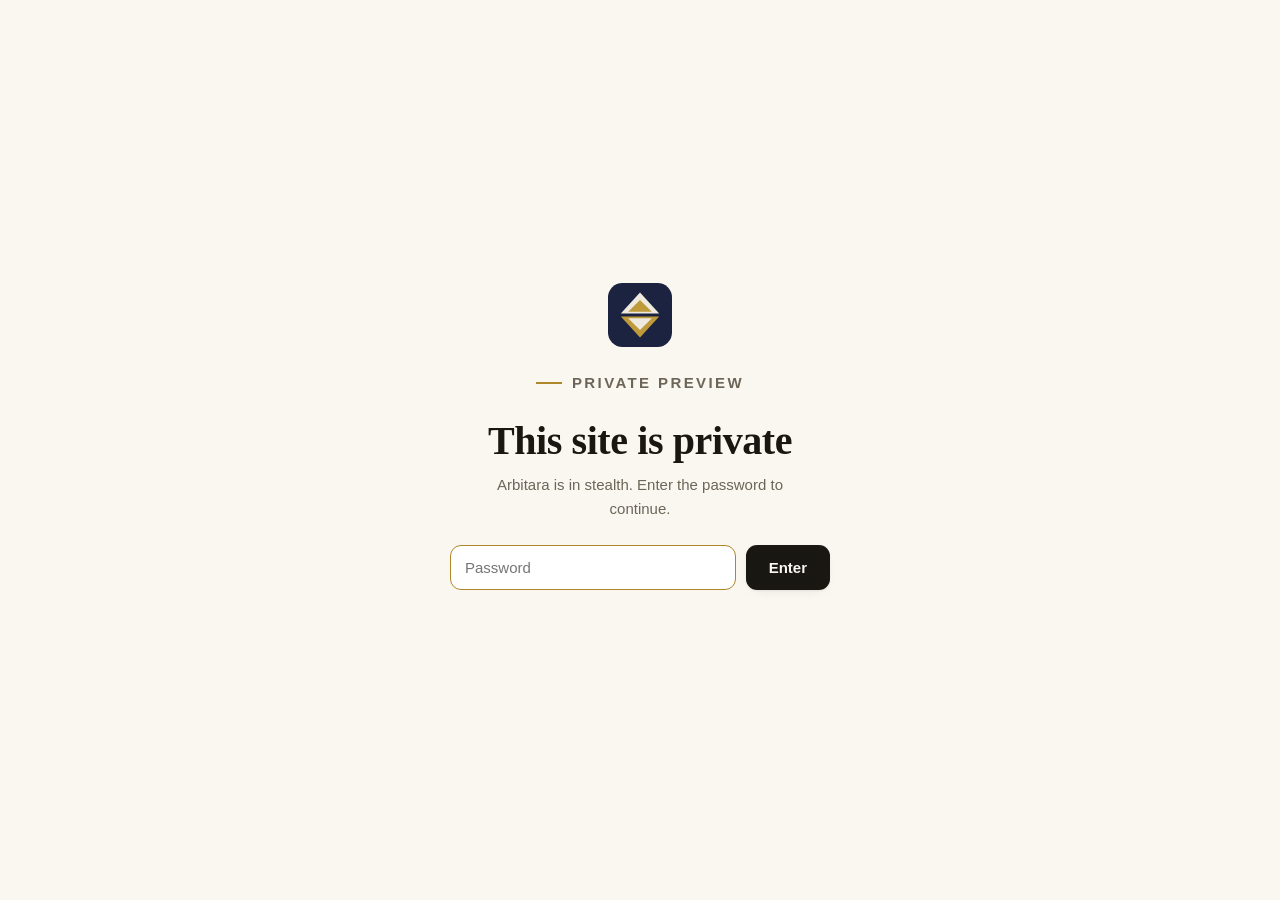
<file: white-paper.html>
<!DOCTYPE html>
<html lang="en">
<head>
<meta charset="UTF-8">
<meta name="viewport" content="width=device-width, initial-scale=1">
<meta name="robots" content="noindex, nofollow">
<title>The White Paper — Arbitara</title>
<meta name="description" content="Arbitara's white paper: the visibility gap in management decisions, the anatomy of a good decision, the twelve-step process, the three tiers, the bias problem, and seven working principles.">
<meta property="og:title" content="The White Paper — Arbitara">
<meta property="og:description" content="The visibility gap, the anatomy of a good decision, the twelve-step process, the three tiers, the bias problem, and seven working principles.">
<meta property="og:type" content="website">
<meta name="theme-color" content="#FAF7F1" media="(prefers-color-scheme: light)">
<meta name="theme-color" content="#14130F" media="(prefers-color-scheme: dark)">
<link rel="icon" href="data:image/svg+xml,%3Csvg xmlns='http://www.w3.org/2000/svg' viewBox='0 0 40 40'%3E%3Crect width='40' height='40' rx='9' fill='%231C2340'/%3E%3Cpath d='M20 6 L32 19 L8 19 Z' fill='%23EFEAE0'/%3E%3Cpath d='M20 10.6 L27.4 18 L12.6 18 Z' fill='%23BE9A3B'/%3E%3Cpath d='M8 21 L32 21 L20 34 Z' fill='%23BE9A3B'/%3E%3Cpath d='M12.6 22 L27.4 22 L20 29.4 Z' fill='%23EFEAE0'/%3E%3C/svg%3E">
<link rel="stylesheet" href="style.css">
<script>document.documentElement.className+=' arb-cloak';setTimeout(function(){document.documentElement.classList.remove('arb-cloak');},2000);</script>
<style>html.arb-cloak{visibility:hidden}</style>
<script src="config.js"></script>
</head>
<body>

<!-- ============ NAV ============ -->
<header class="nav" id="nav">
  <div class="wrap nav-inner">
    <a href="index.html" class="brand" aria-label="Arbitara home">
      <svg class="mark" viewBox="0 0 40 40" fill="none" aria-hidden="true">
        <rect width="40" height="40" rx="9" fill="#1C2340"/>
        <path d="M20 6 L32 19 L8 19 Z" fill="#EFEAE0"/>
        <path d="M20 10.6 L27.4 18 L12.6 18 Z" fill="#BE9A3B"/>
        <path d="M8 21 L32 21 L20 34 Z" fill="#BE9A3B"/>
        <path d="M12.6 22 L27.4 22 L20 29.4 Z" fill="#EFEAE0"/>
      </svg>
      Arbitara <small>Decide to win</small>
    </a>
    <nav class="nav-links" id="navLinks" aria-label="Pages">
      <a href="index.html" class="nav-goto">Home</a>
      <span class="nav-current">White paper</span>
      <a href="self-check.html" class="nav-goto">Self-Check</a>
      <a href="investor.html" class="nav-goto">Investors</a>
      <a href="index.html#contact" class="nav-goto">Contact</a>
    </nav>
    <div class="nav-tools">
      <button class="icon-btn" id="themeBtn" aria-label="Toggle light and dark theme" title="Toggle theme">
        <svg class="ico-sun" viewBox="0 0 24 24" fill="none" stroke="currentColor" stroke-width="1.8" stroke-linecap="round"><circle cx="12" cy="12" r="4.2"/><path d="M12 2v2.5M12 19.5V22M4.2 4.2l1.8 1.8M18 18l1.8 1.8M2 12h2.5M19.5 12H22M4.2 19.8 6 18M18 6l1.8-1.8"/></svg>
      </button>
      <button class="icon-btn nav-toggle" id="navToggle" aria-label="Toggle menu" aria-expanded="false">
        <svg viewBox="0 0 24 24" fill="none" stroke="currentColor" stroke-width="1.9" stroke-linecap="round"><path d="M4 7h16M4 12h16M4 17h16"/></svg>
      </button>
    </div>
  </div>
  <nav class="subnav" id="subnav" aria-label="On this page">
    <div class="wrap subnav-inner">
      <a href="#disappear">The Gap</a>
      <a href="#anatomy">Anatomy</a>
      <a href="#process">The Process</a>
      <a href="#tiers">Tiers</a>
      <a href="#bias">Bias &amp; Noise</a>
      <a href="#principles">Principles</a>
      <a href="#further-reading">Further Reading</a>
    </div>
  </nav>
</header>

<main id="top">

<!-- ============ WHITE PAPER INTRO ============ -->
<section class="hero" id="wpIntro" style="padding-bottom:40px">
  <div class="wrap hero-grid" style="grid-template-columns:1fr">
    <div class="reveal">
      <p class="eyebrow">Arbitara · The White Paper</p>
      <h1>The power to decide is a discipline, not a talent.</h1>
      <p class="lede">The full argument behind the summary on the <a href="index.html">homepage</a>: the visibility gap, the anatomy of a good decision, the twelve-step process, how to weigh a decision's tier, the bias catalog, and seven working principles.</p>
    </div>
  </div>
</section>

<!-- ============ THE GAP / DISAPPEARANCE ============ -->
<section id="disappear" class="section-alt">
  <div class="wrap">
    <div class="head reveal">
      <p class="eyebrow">The visibility gap</p>
      <h2>A decision is communicated. Its reasoning is not.</h2>
      <p>Walk through what happens when a significant choice is made. A recommendation is presented. Alternatives are discussed, sometimes cursorily. A direction is chosen; a follow-up goes out. What almost never survives the meeting is the <em>reasoning</em>: the options weighed, the criteria that decided it, the assumptions it rests on, and the owner who committed. The outcome becomes visible. The logic that produced it evaporates.</p>
    </div>

    <div class="grid g-4">
      <div class="card loss reveal" style="grid-template-columns:1fr">
        <div><span class="num">01</span>
          <h3>The options not chosen</h3>
          <p>Every real decision rejects alternatives. Without a record of what was considered and why, they cease to exist for the next leader who faces a related question.</p>
          <div class="save"><svg viewBox="0 0 24 24" fill="none" stroke="currentColor" stroke-width="2" stroke-linecap="round"><path d="M20 6 9 17l-5-5"/></svg>Each choice becomes an input to the next, with no rediscovery at full cost.</div>
        </div>
      </div>
      <div class="card loss reveal" style="grid-template-columns:1fr">
        <div><span class="num">02</span>
          <h3>The criteria used</h3>
          <p>What made the winning option win? Cost, speed, strategic fit, risk. Left implicit, the logic is invisible, and so is any inconsistency in how similar decisions get made.</p>
          <div class="save"><svg viewBox="0 0 24 24" fill="none" stroke="currentColor" stroke-width="2" stroke-linecap="round"><path d="M20 6 9 17l-5-5"/></svg>Tracked criteria reveal what you consistently value, and what you overlook.</div>
        </div>
      </div>
      <div class="card loss reveal" style="grid-template-columns:1fr">
        <div><span class="num">03</span>
          <h3>The assumptions made</h3>
          <p>Every commitment rests on claims about the world: growth, competition, technology. These are not facts. They are time-bounded hypotheses, most with expiry dates.</p>
          <div class="save"><svg viewBox="0 0 24 24" fill="none" stroke="currentColor" stroke-width="2" stroke-linecap="round"><path d="M20 6 9 17l-5-5"/></svg>Reviewed as conditions change, so a wrong direction gets caught early.</div>
        </div>
      </div>
      <div class="card loss reveal" style="grid-template-columns:1fr">
        <div><span class="num">04</span>
          <h3>The accountable owner</h3>
          <p>Without a named owner, accountability is collective, which in practice means it belongs to no one. The commitment exists; the person watching its outcome does not.</p>
          <div class="save"><svg viewBox="0 0 24 24" fill="none" stroke="currentColor" stroke-width="2" stroke-linecap="round"><path d="M20 6 9 17l-5-5"/></svg>Named ownership turns accountability from a hope into a structure.</div>
        </div>
      </div>
    </div>

    <div class="pull reveal" style="margin-top:64px">
      <p>“A decision without its reasoning does not travel. It arrives as a fact. Facts do not get revisited when conditions change. Decisions should.”</p>
    </div>
  </div>
</section>

<!-- ============ ANATOMY ============ -->
<section id="anatomy">
  <div class="wrap">
    <div class="head reveal">
      <p class="eyebrow">The anatomy of a good decision</p>
      <h2>Judge the process, not the outcome.</h2>
      <p>Decision science does not promise the right answer. It promises something more durable: that a rigorous process yields decisions as good as the information allows, and that their quality can be measured, improved, and learned from. Judging a decision by its result alone is a trap behavioral economists call <em>outcome bias</em>.</p>
    </div>

    <div class="grid g-2" style="margin-bottom:24px">
      <div class="card reveal">
        <span class="kicker">A poor decision, a good result</span>
        <p style="font-size:16.5px;color:var(--ink-soft)">A general who charges in and wins by luck. The result flatters a process that ignored what was knowable.</p>
      </div>
      <div class="card reveal">
        <span class="kicker">A sound decision, a poor result</span>
        <p style="font-size:16.5px;color:var(--ink-soft)">A CFO who bought a strong business at a fair price, then the market collapsed. Good process, unlucky world.</p>
      </div>
    </div>

    <div class="grid g-2">
      <div class="card reveal">
        <span class="kicker">Foundation · Before the analysis</span>
        <h3>Framing is the first decision</h3>
        <p style="margin-bottom:12px">“Should we acquire Company X?” has two answers. “How should we expand in Market Y?” has many, and one may be far better than an acquisition. Most organizations make that framing choice by default, without recognizing it as a choice at all. If you solve the wrong problem, it does not matter how correctly you solve it.</p>
        <p style="font-size:14px;color:var(--faint)">Is the environment <em>complicated</em> (analysis finds the answer) or <em>complex</em> (probe, sense, adapt)? The two demand categorically different approaches.</p>
      </div>
      <div class="card reveal">
        <span class="kicker">Foundation · The step most often skipped</span>
        <h3>Name your assumptions before you analyze</h3>
        <p style="margin-bottom:12px">Every strategic commitment rests on claims about the world. Named explicitly and dated, they bound what you need to learn, and create the mechanism to revisit the decision when conditions change. Skip the step and you don't avoid assumptions; you bury them inside options and criteria, invisible to any later review.</p>
        <p style="font-size:14px;color:var(--faint)">Treating assumptions as facts is the Kodak failure mode: a reasonable decision, held long past the expiry of the reasoning that made it reasonable.</p>
      </div>
    </div>
  </div>
</section>
<!-- ============ THE PROCESS (stepper) ============ -->
<section id="process" class="section-alt">
  <div class="wrap">
    <div class="head reveal">
      <p class="eyebrow">The practitioner's process</p>
      <h2>Twelve steps, four phases. Each exists because a specific, costly thing goes wrong in its absence.</h2>
      <p>This is not an abstract checklist. It is a response to failure modes the literature has documented for sixty years. The right analysis in the wrong order produces the wrong decision as reliably as no analysis at all. Weight scales with stakes: a <strong>Light</strong> decision runs a core subset; <strong>Standard</strong> and <strong>Heavy</strong> run all twelve; a <strong>Fast-track</strong> call is logged on one screen.</p>
    </div>

    <div class="proc reveal">
      <div class="phases" id="phases"><!-- injected --></div>
      <div class="step-panel" id="stepPanel" aria-live="polite"><!-- injected --></div>
    </div>
  </div>
</section>
<!-- ============ TIERS ============ -->
<section id="tiers">
  <div class="wrap">
    <div class="head reveal">
      <p class="eyebrow">Strategic · Tactical · Operational</p>
      <h2>Not all decisions deserve the same weight.</h2>
      <p>Conflating the three tiers is one of the most common and costly failures in management. Organizations over-govern decisions that should iterate, and under-govern the ones that lock in a decade. The misallocation isn't random. It's behavioral, and it's correctable by design.</p>
    </div>

    <div class="tier-grid reveal">
      <div class="tier strategic">
        <div class="gv">Maximum governance</div>
        <div class="tname">Strategic</div>
        <p style="font-size:14.5px;color:var(--muted);margin:0">Irreversible or slow-to-reverse. Sets direction. Forecloses options downstream. Asymmetric downside: a wrong call doesn't just fail to create value, it compounds.</p>
        <ul>
          <li>Market entry, platform bets, major capital, senior appointments</li>
          <li>Full deliberation, explicit options, named owner, monitored assumptions</li>
          <li><b>Failure mode:</b> under-governed: tactical process on strategic stakes</li>
        </ul>
      </div>
      <div class="tier tactical">
        <div class="gv">Proportionate governance</div>
        <div class="tname">Tactical</div>
        <p style="font-size:14.5px;color:var(--muted);margin:0">Bounded in scope. Reversible at reasonable cost. Executes within a strategy already set. Iterative: one round's learning informs the next.</p>
        <ul>
          <li>Budget within a mandate, hiring within headcount, market prioritization</li>
          <li>Surface the tradeoffs; connect to strategic context. Not exhaustive.</li>
          <li><b>Failure mode:</b> over-governed (slows execution) or drifts strategic</li>
        </ul>
      </div>
      <div class="tier operational">
        <div class="gv">Minimal governance</div>
        <div class="tname">Operational</div>
        <p style="font-size:14.5px;color:var(--muted);margin:0">Routine, high-volume, delegatable, locally correctable. Its proper home is the level closest to execution, not the room where strategy is decided.</p>
        <ul>
          <li>Day-to-day calls within defined authority</li>
          <li>Delegated authority with explicit escalation criteria</li>
          <li><b>Failure mode:</b> escalated: consuming attention that belongs on strategy</li>
        </ul>
      </div>
    </div>
  </div>
</section>
<!-- ============ BIAS & NOISE ============ -->
<section id="bias" class="section-alt">
  <div class="wrap">
    <div class="head reveal">
      <p class="eyebrow">The bias problem</p>
      <h2>Bias is not a character flaw. It's a systems problem.</h2>
      <p>Executives know the vocabulary: anchoring, sunk cost, groupthink. They return from the offsite resolved to decide differently, and nothing changes. Individual awareness does not remove the organizational conditions that activate bias. The response is not behavioral. It is architectural: a record, phase-separation, and a feedback loop. These six earn their place by activating frequently, doing directional damage, and yielding to process design.</p>
    </div>

    <div class="bias-grid reveal">
      <div class="bias">
        <h3><span class="dot"></span>Confirmation bias</h3>
        <p class="mech">Decision-makers seek evidence consistent with a prior belief and discount what contradicts it, amplified by the status of whoever holds the belief.</p>
        <p class="dmg"><b>Damage:</b> due diligence confirms rather than tests; contradictory evidence arrives but never registers.</p>
      </div>
      <div class="bias">
        <h3><span class="dot"></span>Anchoring</h3>
        <p class="mech">The first number seen (a valuation, a budget, a projected return) sets a reference point that shapes every later estimate, even with no rational basis.</p>
        <p class="dmg"><b>Damage:</b> forecasts and allocations cluster around a starting figure that was never itself scrutinized.</p>
      </div>
      <div class="bias">
        <h3><span class="dot"></span>Sunk cost</h3>
        <p class="mech">Money spent, time committed, and public statements made generate pressure to continue, regardless of prospective merit. The investment is unrecoverable; the pressure is not.</p>
        <p class="dmg"><b>Damage:</b> failed bets are extended long past the point at which abandonment is rational.</p>
      </div>
      <div class="bias">
        <h3><span class="dot"></span>Groupthink</h3>
        <p class="mech">The desire for cohesion suppresses dissent. Challenges to the perceived consensus go unraised; dissenting information is self-censored before it is spoken.</p>
        <p class="dmg"><b>Damage:</b> the group converges on a position no individual, reasoning alone, would have endorsed.</p>
      </div>
      <div class="bias">
        <h3><span class="dot"></span>Overconfidence</h3>
        <p class="mech">Decision-makers overestimate their forecasts, their information, and their ability to execute, then compound it into planning assumptions.</p>
        <p class="dmg"><b>Damage:</b> projects estimated cheaper, faster, surer than experience warrants. The surprise is built into the plan.</p>
      </div>
      <div class="bias">
        <h3><span class="dot"></span>Availability heuristic</h3>
        <p class="mech">Probability is judged by how easily an example comes to mind: driven by recency and vividness, not statistical frequency.</p>
        <p class="dmg"><b>Damage:</b> risk appetite tracks the news cycle, not the evidence.</p>
      </div>
    </div>

    <div class="noise-band reveal">
      <div class="big">Noise</div>
      <div>
        <h3>The underappreciated twin</h3>
        <p>Bias points the compass in a consistent wrong direction. <strong style="color:#fff">Noise makes it spin differently each time it's read</strong>: the same person deciding differently on Tuesday and Friday, the same committee rating a proposal by who chairs the room. Organizations obsess over the first problem. The second is larger, less measured, and more tractable: the same person with explicit criteria and structured deliberation produces dramatically less of it.</p>
      </div>
    </div>
  </div>
</section>
<!-- ============ PRINCIPLES ============ -->
<section id="principles">
  <div class="wrap">
    <div class="head reveal">
      <p class="eyebrow">Seven working principles</p>
      <h2>The rules a practitioner can hold themselves to.</h2>
      <p>Specific enough to constrain, honest enough to be tested. Adopt them for the next decision on your desk. No platform required.</p>
    </div>

    <div class="principles reveal">
      <div class="principle"><h3>The arbitrium is always owned</h3><p>Every decision has one named owner, not a team, not a governance body. Accountability distributed across a committee is accountability held by no one.</p></div>
      <div class="principle"><h3>The do-nothing option is never skipped</h3><p>The status quo is always a choice. State what inaction costs, its risks, its opportunity cost, or you haven't made a decision. You've deferred one.</p></div>
      <div class="principle"><h3>Structure before speed, never instead of it</h3><p>Urgent decisions get a fast track, but the fast track is still structured. An unrecorded decision isn't faster; it's merely invisible.</p></div>
      <div class="principle"><h3>Assumptions expire; the decision does not</h3><p>Track the reasoning separately from the commitment. Give every assumption a review date, and flag when review is overdue.</p></div>
      <div class="principle"><h3>AI advises; the human decides</h3><p>The intelligence layer structures, surfaces, and stress-tests. It does not decide. The human choice, and every input that informed it, is recorded.</p></div>
      <div class="principle"><h3>Institutional memory belongs to the organization</h3><p>The reasoning in a decision doesn't leave when its author does. Records can be marked superseded, never silently deleted.</p></div>
      <div class="principle wide"><h3>The boundary is the discipline</h3><p>Arbitara is about strategic and tactical <em>management</em> decisions, not operational routing, not rule-based automation. The precision of that boundary is exactly what makes the practice worth having.</p></div>
    </div>
  </div>
</section>

<!-- ============ FURTHER READING (teaser, pulls from config.readingList) ============ -->
<section id="further-reading" class="section-alt">
  <div class="wrap">
    <div class="head reveal">
      <p class="eyebrow">Further Reading</p>
      <h2>Not just our argument.</h2>
      <p>Third-party research and reporting that back what's written above.</p>
    </div>
    <div class="reads reveal" id="wpReadingTeaser"></div>
    <div class="hero-cta" style="margin-top:22px">
      <a href="reading.html" class="btn btn-ghost"><span class="cta-label">See all further reading</span>
        <svg viewBox="0 0 24 24" fill="none" stroke="currentColor" stroke-width="2" stroke-linecap="round"><path d="M5 12h14M13 6l6 6-6 6"/></svg></a>
    </div>
  </div>
</section>

</main>

<!-- ============ FOOTER ============ -->
<footer class="footer">
  <div class="wrap">
    <div class="footer-top">
      <div>
        <a href="index.html" class="brand">
          <svg class="mark" viewBox="0 0 40 40" fill="none" aria-hidden="true"><rect width="40" height="40" rx="9" fill="#1C2340"/><path d="M20 6 L32 19 L8 19 Z" fill="#EFEAE0"/><path d="M20 10.6 L27.4 18 L12.6 18 Z" fill="#BE9A3B"/><path d="M8 21 L32 21 L20 34 Z" fill="#BE9A3B"/><path d="M12.6 22 L27.4 22 L20 29.4 Z" fill="#EFEAE0"/></svg>
          Arbitara
        </a>
        <p>A practice devoted to the arbitrium, the management decision. We write about framing, options, ownership, and the feedback loop most organizations never close. Something is being built here. For now, the white paper.</p>
        <div class="stealth"><span class="pip"></span> Building quietly · more soon</div>
      </div>
      <div>
        <h5>This Page</h5>
        <ul>
          <li><a href="#disappear">The visibility gap</a></li>
          <li><a href="#anatomy">Anatomy of a decision</a></li>
          <li><a href="#process">The twelve-step process</a></li>
          <li><a href="#tiers">The three tiers</a></li>
          <li><a href="#bias">Bias &amp; noise</a></li>
          <li><a href="#principles">Seven principles</a></li>
        </ul>
      </div>
      <div>
        <h5>Elsewhere on Arbitara.com</h5>
        <ul>
          <li><a href="index.html#platform">What Arbitara is</a></li>
          <li><a href="index.html#ai">AI &amp; ownership</a></li>
          <li><a href="self-check.html">Self-Check &amp; toolkit</a></li>
          <li><a href="investor.html">Investors</a></li>
          <li><a href="reading.html">Further reading</a></li>
          <li><a href="index.html#contact">Contact</a></li>
        </ul>
      </div>
    </div>
    <div class="footer-bar">
      <div>© <span id="yr"></span> Arbitara · <span class="lat">Decide to win</span></div>
      <div><a href="imprint.html">Imprint</a> · <a href="privacy.html">Privacy</a></div>
      <div><a href="mailto:decide@arbitara.com">decide@arbitara.com</a></div>
      <div><a href="https://demo.arbitara.com" target="_blank" rel="noopener">Demo →</a></div>
    </div>
  </div>
</footer>

<script src="app.js"></script>
<script src="admin-edit.js"></script>
</body>
</html>
</file>
<file: style.css>
/* ==========================================================================
   Arbitara — arbitara.com
   A practitioner's field guide to the power to decide.
   Self-contained, no external dependencies. Light + dark aware.
   ========================================================================== */

:root {
  --paper:      #FAF7F1;
  --paper-2:    #F3EEE4;
  --card:       #FFFFFF;
  --ink:        #191712;
  --ink-soft:   #3A362E;
  --muted:      #6C6558;
  --faint:      #928B7C;
  --line:       #E4DCCC;
  --line-2:     #D8CFBB;
  --accent:     #B0862B;   /* Arbitara brass-gold (fills, dots, rules) */
  --accent-ink: #836417;   /* darker gold for text/links on light */
  --slate:      #1C2340;   /* Arbitara navy */
  --slate-soft: #45507A;
  /* Brand-lockup constants — fixed across themes (they sit on the navy badge) */
  --brand-navy:  #1C2340;
  --brand-gold:  #BE9A3B;
  --brand-cream: #EFEAE0;
  --good:       #3E6E4B;
  --warn:       #A8571C;
  --danger:     #9B3B2E;
  --shadow:     0 1px 2px rgba(25,23,18,.04), 0 12px 32px -12px rgba(25,23,18,.14);
  --shadow-sm:  0 1px 2px rgba(25,23,18,.05), 0 4px 14px -8px rgba(25,23,18,.16);
  --serif: "Iowan Old Style", "Palatino Linotype", Palatino, "Book Antiqua", Georgia, serif;
  --sans: -apple-system, BlinkMacSystemFont, "Segoe UI", Inter, Roboto, Helvetica, Arial, sans-serif;
  --mono: "SF Mono", ui-monospace, "Menlo", "Consolas", monospace;
  --wrap: 1160px;
  --rad: 14px;
}

@media (prefers-color-scheme: dark) {
  :root {
    --paper:      #14130F;
    --paper-2:    #1B1A15;
    --card:       #1E1C17;
    --ink:        #F2ECE0;
    --ink-soft:   #DAD3C4;
    --muted:      #A79F8E;
    --faint:      #7E7767;
    --line:       #302D25;
    --line-2:     #3B372D;
    --accent:     #CBA343;
    --accent-ink: #D8B255;
    --slate:      #9FB0DF;
    --slate-soft: #8493C4;
    --good:       #7FB98C;
    --warn:       #D0894A;
    --danger:     #D98572;
    --shadow:     0 1px 2px rgba(0,0,0,.4), 0 18px 42px -16px rgba(0,0,0,.6);
    --shadow-sm:  0 1px 2px rgba(0,0,0,.4), 0 8px 20px -12px rgba(0,0,0,.6);
  }
}
:root[data-theme="dark"] {
  --paper:#14130F; --paper-2:#1B1A15; --card:#1E1C17; --ink:#F2ECE0; --ink-soft:#DAD3C4;
  --muted:#A79F8E; --faint:#7E7767; --line:#302D25; --line-2:#3B372D; --accent:#CBA343;
  --accent-ink:#D8B255; --slate:#9FB0DF; --slate-soft:#8493C4; --good:#7FB98C; --warn:#D0894A;
  --danger:#D98572; --shadow:0 1px 2px rgba(0,0,0,.4),0 18px 42px -16px rgba(0,0,0,.6);
  --shadow-sm:0 1px 2px rgba(0,0,0,.4),0 8px 20px -12px rgba(0,0,0,.6);
}
:root[data-theme="light"] {
  --paper:#FAF7F1; --paper-2:#F3EEE4; --card:#FFFFFF; --ink:#191712; --ink-soft:#3A362E;
  --muted:#6C6558; --faint:#928B7C; --line:#E4DCCC; --line-2:#D8CFBB; --accent:#B0862B;
  --accent-ink:#836417; --slate:#1C2340; --slate-soft:#45507A; --good:#3E6E4B; --warn:#A8571C;
  --danger:#9B3B2E; --shadow:0 1px 2px rgba(25,23,18,.04),0 12px 32px -12px rgba(25,23,18,.14);
  --shadow-sm:0 1px 2px rgba(25,23,18,.05),0 4px 14px -8px rgba(25,23,18,.16);
}

* { box-sizing: border-box; }
html { scroll-behavior: smooth; -webkit-text-size-adjust: 100%; }
@media (prefers-reduced-motion: reduce) { html { scroll-behavior: auto; } }
body {
  margin: 0;
  background: var(--paper);
  color: var(--ink);
  font-family: var(--sans);
  font-size: 18px;
  line-height: 1.6;
  -webkit-font-smoothing: antialiased;
  text-rendering: optimizeLegibility;
}
::selection { background: color-mix(in srgb, var(--accent) 26%, transparent); }

h1,h2,h3,h4 { font-family: var(--serif); font-weight: 600; line-height: 1.12; letter-spacing: -.01em; color: var(--ink); }
p { margin: 0 0 1.1em; }
a { color: var(--accent-ink); text-decoration: none; }
a:hover { text-decoration: underline; text-underline-offset: 3px; }
strong { color: var(--ink); font-weight: 650; }
hr { border: none; border-top: 1px solid var(--line); margin: 0; }

.wrap { width: 100%; max-width: var(--wrap); margin-inline: auto; padding-inline: 26px; }
.narrow { max-width: 760px; }

.eyebrow {
  font-family: var(--sans);
  font-size: 12.5px; font-weight: 700; letter-spacing: .16em; text-transform: uppercase;
  color: var(--accent-ink); margin: 0 0 18px;
  display: inline-flex; align-items: center; gap: 10px;
}
.eyebrow::before { content:""; width: 26px; height: 1.5px; background: var(--accent); display:inline-block; }

section { padding: clamp(64px, 9vw, 118px) 0; position: relative; }
.section-alt { background: var(--paper-2); border-block: 1px solid var(--line); }

/* ---------- Nav ---------- */
.nav {
  position: sticky; top: 0; z-index: 60;
  background: color-mix(in srgb, var(--paper) 86%, transparent);
  backdrop-filter: saturate(180%) blur(14px);
  -webkit-backdrop-filter: saturate(180%) blur(14px);
  border-bottom: 1px solid transparent;
  transition: border-color .3s, background .3s;
}
.nav.scrolled { border-bottom-color: var(--line); }
.nav-inner { display: flex; align-items: center; justify-content: space-between; height: 66px; }
.brand { display: flex; align-items: center; gap: 11px; font-family: var(--serif); font-size: 21px; font-weight: 600; color: var(--ink); letter-spacing: .01em; }
.brand:hover { text-decoration: none; }
.brand .mark { width: 26px; height: 26px; flex: none; }
.brand small { font-family: var(--sans); font-size: 10px; font-weight: 700; letter-spacing:.22em; text-transform: uppercase; color: var(--faint); align-self: center; margin-left: 2px; }
.nav-links { display: flex; align-items: center; gap: 28px; }
.nav-links a { color: var(--muted); font-size: 14.5px; font-weight: 500; white-space: nowrap; flex-shrink: 0; padding-bottom: 3px; box-shadow: 0 2px 0 0 transparent; transition: color .15s, box-shadow .15s; }
.nav-links a:hover { color: var(--ink); text-decoration: none; }
/* Scroll-spy: the in-view section's link, set by app.js as you scroll. */
.nav-links a.active { color: var(--ink); font-weight: 600; box-shadow: 0 2px 0 0 var(--accent); }
/* Marks links that leave the current page (another page, or a document) so
   they read as distinct from same-page anchors at a glance — color plus a
   small arrow glyph, not color alone, so the distinction isn't lost for
   anyone who can't rely on color. */
.nav-links a.nav-goto { color: var(--accent-ink); }
.nav-links a.nav-goto:hover { color: var(--accent); }
.nav-links a.nav-goto::after { content: "↗"; display: inline-block; margin-left: 3px; font-size: .82em; transform: translateY(-1px); }
/* The page you're already on — a static label (usually a <span>, not a
   link: nowhere to navigate to), styled like the scroll-spy .active state
   so "current" reads consistently whether it means a page or a section. */
.nav-links .nav-current { color: var(--ink); font-weight: 600; padding-bottom: 3px; box-shadow: 0 2px 0 0 var(--accent); white-space: nowrap; flex-shrink: 0; }
.nav-tools { display: flex; align-items: center; gap: 8px; }
.icon-btn {
  border: 1px solid var(--line-2); background: var(--card); color: var(--muted);
  width: 38px; height: 38px; border-radius: 10px; cursor: pointer; display: grid; place-items: center;
  transition: color .2s, border-color .2s, transform .1s;
}
.icon-btn:hover { color: var(--ink); border-color: var(--accent); }
.icon-btn:active { transform: scale(.94); }
.icon-btn svg { width: 18px; height: 18px; }
.nav-toggle { display: none; }
@keyframes navDrop { from { opacity: 0; transform: translateY(-8px); } to { opacity: 1; transform: none; } }
@media (prefers-reduced-motion: reduce) { .nav-links.open { animation: none; } }

/* ---------- Sub-nav ("on this page") ---------- */
/* A page's own section links, separate from the primary nav's page-level
   destinations above — keeps the header from growing a new top-level item
   every time a page gains a section. Sits inside the same sticky .nav, so
   both rows scroll away together; horizontally scrollable at any width
   rather than folding into the hamburger menu, since jumping to a section
   is a lighter action than navigating to a different page. Scroll-spied by
   app.js exactly like the old single-row nav-links were. */
.subnav { border-top: 1px solid var(--line); overflow-x: auto; scrollbar-width: none; }
.subnav::-webkit-scrollbar { display: none; }
.subnav-inner { display: flex; align-items: center; gap: 22px; height: 42px; }
.subnav a { color: var(--faint); font-size: 13px; font-weight: 500; white-space: nowrap; flex-shrink: 0; padding-bottom: 2px; box-shadow: 0 2px 0 0 transparent; transition: color .15s, box-shadow .15s; }
.subnav a:hover { color: var(--ink); text-decoration: none; }
.subnav a.active { color: var(--ink); font-weight: 600; box-shadow: 0 2px 0 0 var(--accent); }

/* ---------- Hero ---------- */
.hero { padding: clamp(72px, 12vw, 150px) 0 clamp(56px, 8vw, 96px); overflow: hidden; position: relative; }
.hero-grid { display: grid; grid-template-columns: 1.15fr .85fr; gap: clamp(30px, 5vw, 72px); align-items: center; position: relative; z-index: 1; }
.hero h1 { font-size: clamp(42px, 7vw, 82px); line-height: 1.02; margin: 0 0 26px; letter-spacing: -.02em; }
.hero h1 .em { font-style: italic; color: var(--accent-ink); }
.hero .lede { font-size: clamp(18px, 2.2vw, 21px); color: var(--ink-soft); max-width: 40ch; margin-bottom: 34px; }
.hero-thesis { font-weight: 600; color: var(--ink); }
.hero-etym { margin-top: 22px; font-size: 13.5px; color: var(--faint); max-width: 48ch; }
.hero-etym b { font-family: var(--serif); font-style: normal; font-weight: 600; color: var(--muted); }
.hero-etym i { font-style: italic; }
.hero-cta { display: flex; flex-wrap: wrap; gap: 14px; align-items: center; }

/* Optional photo treatment — applied only when config.hero.image is set
   (config.js adds .hero-photo + injects .hero-bg). Absent that, the hero
   keeps its plain look above untouched.
   .hero-bg and .hero-grid are stacked in the same CSS Grid cell so the photo
   always exactly matches however tall the headline/card content actually is
   — no independently-guessed height that can drift out of sync with content
   (which is what let the CTA buttons spill below the photo before). The
   stats strip is a later grid item, so it falls to its own row below,
   staying on the normal page background with its normal dark theme colors. */
.hero-photo { display: grid; grid-template-columns: 1fr; padding-top: 0; padding-bottom: 0; }
.hero-photo > .hero-bg { grid-area: 1 / 1; position: relative; width: 100%; height: 100%; overflow: hidden; }
.hero-bg img { width: 100%; height: 100%; object-fit: cover; object-position: 62% 38%; display: block; }
.hero-bg::after {
  content: ""; position: absolute; inset: 0;
  /* Two layers: a strong left-to-right scrim that holds darkness across the
     text column so the busy photo can't bleed through the copy, plus a light
     full-cover veil so the right side and full-width mobile text keep a
     minimum backing. */
  background:
    linear-gradient(100deg, rgba(10,9,7,.85) 0%, rgba(10,9,7,.78) 56%, rgba(10,9,7,.6) 70%, rgba(10,9,7,.32) 82%, rgba(10,9,7,.05) 95%),
    linear-gradient(180deg, rgba(10,9,7,.3), rgba(10,9,7,.16) 45%, rgba(10,9,7,.3));
}
.hero-photo > .hero-grid {
  grid-area: 1 / 1; position: relative; z-index: 1;
  min-height: clamp(520px, 74vh, 740px); align-content: center;
  padding-top: clamp(90px, 14vw, 170px); padding-bottom: clamp(56px, 8vw, 96px); margin-bottom: 0;
}
.hero-photo .eyebrow { color: #E4C97A; }
.hero-photo .eyebrow::before { background: #E4C97A; }
.hero-photo h1 { color: #FBF8F1; text-shadow: 0 2px 18px rgba(10,9,7,.45); }
.hero-photo h1 .em { color: #E4C97A; }
.hero-photo .lede { color: rgba(251,248,241,.95); text-shadow: 0 1px 10px rgba(10,9,7,.55); }
.hero-photo .hero-thesis { color: rgba(251,248,241,.98); text-shadow: 0 1px 10px rgba(10,9,7,.55); }
.hero-photo .hero-etym { color: rgba(251,248,241,.72); text-shadow: 0 1px 8px rgba(10,9,7,.6); }
.hero-photo .hero-etym b { color: rgba(251,248,241,.9); }
.hero-photo .btn-ghost { color: #FBF8F1; border-color: rgba(251,248,241,.4); }
.hero-photo .btn-ghost:hover { border-color: #E4C97A; color: #E4C97A; }
.hero-photo .btn-primary { background: #FBF8F1; color: #191712; }
.hero-photo .btn-primary:hover { background: #E4C97A; color: #191712; }

.btn {
  display: inline-flex; align-items: center; gap: 9px;
  font-family: var(--sans); font-size: 15px; font-weight: 600;
  padding: 13px 22px; border-radius: 11px; cursor: pointer; border: 1px solid transparent;
  transition: transform .12s ease, box-shadow .2s, background .2s, color .2s, border-color .2s;
}
.btn:hover { text-decoration: none; transform: translateY(-1px); }
.btn-primary { background: var(--ink); color: var(--paper); box-shadow: var(--shadow-sm); }
.btn-primary:hover { background: var(--accent-ink); color: #fff; }
.btn-ghost { background: transparent; color: var(--ink); border-color: var(--line-2); }
.btn-ghost:hover { border-color: var(--accent); color: var(--accent-ink); }
.btn svg { width: 16px; height: 16px; }

/* stat strip */
.stats { display: grid; grid-template-columns: repeat(4, 1fr); gap: 0; border-block: 1px solid var(--line); margin-top: clamp(48px,7vw,84px); }
.stat { padding: 30px 26px; border-left: 1px solid var(--line); }
.stat:first-child { border-left: none; }
.stat .n { font-family: var(--serif); font-size: clamp(30px, 4vw, 44px); color: var(--ink); line-height: 1; }
.stat .n .u { color: var(--accent-ink); }
.stat .l { font-size: 13.5px; color: var(--muted); margin-top: 12px; line-height: 1.4; }
.stat .src { font-size: 11.5px; color: var(--faint); margin-top: 8px; }
.stat .src a { color: inherit; text-decoration: underline; text-underline-offset: 2px; text-decoration-color: var(--line-2); }
.stat .src a:hover { color: var(--accent-ink); text-decoration-color: currentColor; }

/* ---------- Section headers ---------- */
.head { max-width: 720px; margin-bottom: clamp(38px, 5vw, 60px); }
.head.center { margin-inline: auto; text-align: center; }
.head.center .eyebrow { }
.head h2 { font-size: clamp(30px, 4.4vw, 46px); margin: 0 0 18px; letter-spacing: -.015em; }
.head p { font-size: clamp(17px, 2vw, 20px); color: var(--muted); margin: 0; }

/* Optional per-section illustration/diagram, set from the admin. Framed as a
   card so any uploaded image — including ones with their own background —
   sits consistently in either theme. */
.head-figure { margin: 8px 0 clamp(38px, 5vw, 60px); border: 1px solid var(--line); border-radius: var(--rad); background: var(--card); box-shadow: var(--shadow-sm); overflow: hidden; }
.head-figure img { display: block; width: 100%; height: auto; }

/* ---------- Losses / feature grid ---------- */
.grid { display: grid; gap: 22px; }
.g-2 { grid-template-columns: repeat(2, 1fr); }
.g-3 { grid-template-columns: repeat(3, 1fr); }
.g-4 { grid-template-columns: repeat(4, 1fr); }

.card {
  background: var(--card); border: 1px solid var(--line); border-radius: var(--rad);
  padding: 26px; box-shadow: var(--shadow-sm); position: relative; overflow: hidden;
  transition: transform .2s ease, box-shadow .2s, border-color .2s;
}
.card:hover { transform: translateY(-3px); box-shadow: var(--shadow); border-color: var(--line-2); }
.card h3 { font-size: 21px; margin: 0 0 10px; }
.card p { font-size: 15.5px; color: var(--muted); margin: 0; }
.card .kicker { font-size: 12px; font-weight: 700; letter-spacing: .1em; text-transform: uppercase; color: var(--accent-ink); margin-bottom: 14px; display:block; }
.card .num { font-family: var(--serif); font-size: 15px; color: var(--faint); }

.loss { display: grid; grid-template-columns: auto 1fr; gap: 20px; align-items: start; }
.loss .idx { font-family: var(--serif); font-size: 30px; color: var(--accent); line-height: 1; width: 46px; }
.loss h3 { font-size: 19px; margin: 0 0 6px; }
.loss p { font-size: 15px; }
.loss .save { margin-top: 12px; font-size: 14px; color: var(--good); display: flex; gap: 8px; }
.loss .save svg { width: 16px; height: 16px; flex: none; margin-top: 2px; }

/* ---------- Process stepper ---------- */
.proc { display: block; }
.phases { display: grid; grid-template-columns: repeat(4, 1fr); gap: 18px; margin-bottom: 34px; }
.phase-col { display: flex; flex-direction: column; }
.phase-steps { display: flex; flex-direction: column; gap: 4px; }
.phase-label { font-size: 11.5px; font-weight: 700; letter-spacing: .14em; text-transform: uppercase; color: var(--accent-ink); margin: 0 0 10px; padding-bottom: 9px; border-bottom: 1px solid var(--line); }
.step-btn {
  text-align: left; border: none; background: transparent; cursor: pointer;
  padding: 11px 14px; border-radius: 10px; display: flex; gap: 13px; align-items: baseline;
  color: var(--muted); font-family: var(--sans); font-size: 15px; width: 100%;
  border-left: 2px solid transparent; transition: background .18s, color .18s, border-color .18s;
}
.step-btn:hover { background: color-mix(in srgb, var(--accent) 8%, transparent); color: var(--ink); }
.step-btn.active { background: color-mix(in srgb, var(--accent) 12%, transparent); color: var(--ink); border-left-color: var(--accent); font-weight: 600; }
.step-btn .sn { font-family: var(--serif); font-size: 14px; color: var(--accent-ink); width: 20px; flex: none; }

.step-panel { background: var(--card); border: 1px solid var(--line); border-radius: 16px; padding: clamp(26px,4vw,44px); box-shadow: var(--shadow); min-height: 320px; }
.step-panel .pnum { font-family: var(--serif); font-size: 15px; color: var(--accent-ink); font-weight: 700; letter-spacing: .08em; }
.step-panel h3 { font-size: clamp(24px, 3.4vw, 34px); margin: 8px 0 18px; }
.step-panel .what { font-size: 17.5px; color: var(--ink-soft); margin-bottom: 26px; }
.step-panel .cols { display: grid; grid-template-columns: 1fr 1fr; gap: 24px; }
.step-panel .col h4 { font-size: 13px; letter-spacing: .08em; text-transform: uppercase; margin: 0 0 10px; font-family: var(--sans); font-weight: 700; }
.step-panel .col.do h4 { color: var(--good); }
.step-panel .col.skip h4 { color: var(--danger); }
.step-panel .col p { font-size: 15px; color: var(--muted); margin: 0; }
.step-panel .col.do { border-left: 2px solid color-mix(in srgb, var(--good) 55%, transparent); padding-left: 18px; }
.step-panel .col.skip { border-left: 2px solid color-mix(in srgb, var(--danger) 45%, transparent); padding-left: 18px; }
.step-nav { display: flex; justify-content: space-between; margin-top: 30px; padding-top: 22px; border-top: 1px solid var(--line); }
.step-nav button { background: transparent; border: none; color: var(--muted); cursor: pointer; font-family: var(--sans); font-size: 14px; font-weight: 600; display: inline-flex; gap: 8px; align-items: center; padding: 4px; }
.step-nav button:hover { color: var(--accent-ink); }
.step-nav button:disabled { opacity: .3; cursor: default; }
.step-nav button svg { width: 15px; height: 15px; }

/* ---------- Tiers ---------- */
.tier-grid { display: grid; grid-template-columns: repeat(3, 1fr); gap: 20px; }
.tier { background: var(--card); border: 1px solid var(--line); border-radius: var(--rad); padding: 28px; box-shadow: var(--shadow-sm); position: relative; overflow: hidden; }
.tier::before { content: ""; position: absolute; inset: 0 0 auto 0; height: 4px; }
.tier.strategic::before { background: var(--danger); }
.tier.tactical::before { background: var(--accent); }
.tier.operational::before { background: var(--slate); }
.tier .tname { font-family: var(--serif); font-size: 24px; margin: 6px 0 4px; }
.tier .gv { font-size: 12px; font-weight: 700; letter-spacing: .08em; text-transform: uppercase; }
.tier.strategic .gv { color: var(--danger); }
.tier.tactical .gv { color: var(--accent-ink); }
.tier.operational .gv { color: var(--slate-soft); }
.tier ul { list-style: none; padding: 0; margin: 18px 0 0; }
.tier li { font-size: 14.5px; color: var(--muted); padding: 8px 0 8px 22px; border-top: 1px solid var(--line); position: relative; }
.tier li::before { content: ""; position: absolute; left: 2px; top: 15px; width: 6px; height: 6px; border-radius: 50%; background: var(--line-2); }
.tier li b { color: var(--ink); font-weight: 600; }

/* Tier diagnostic */
.diag { background: var(--card); border: 1px solid var(--line); border-radius: 16px; box-shadow: var(--shadow); overflow: hidden; margin-top: 34px; }
.diag-head { padding: 26px 30px 20px; border-bottom: 1px solid var(--line); }
.diag-head h3 { font-size: 23px; margin: 0 0 6px; }
.diag-head p { margin: 0; color: var(--muted); font-size: 15px; }
.diag-body { display: grid; grid-template-columns: 1fr 1fr; gap: 0; }
.diag-tests { padding: 26px 30px; border-right: 1px solid var(--line); }
.diag-q { padding: 16px 0; border-top: 1px solid var(--line); }
.diag-q:first-child { border-top: none; padding-top: 0; }
.diag-q .qh { font-size: 12px; letter-spacing: .08em; text-transform: uppercase; color: var(--faint); font-weight: 700; margin-bottom: 8px; }
.diag-q p { font-size: 15.5px; margin: 0 0 12px; color: var(--ink-soft); }
.seg { display: inline-flex; border: 1px solid var(--line-2); border-radius: 9px; overflow: hidden; }
.seg button { border: none; background: transparent; padding: 8px 15px; font-family: var(--sans); font-size: 14px; font-weight: 600; color: var(--muted); cursor: pointer; border-left: 1px solid var(--line-2); transition: background .15s,color .15s; }
.diag-tests .seg button { min-width: 168px; text-align: center; }
.seg button:first-child { border-left: none; }
.seg button.on { background: var(--ink); color: var(--paper); }
.diag-result { padding: 26px 30px; display: flex; flex-direction: column; justify-content: center; background: var(--paper-2); }
.diag-result .rlabel { font-size: 12px; letter-spacing: .1em; text-transform: uppercase; color: var(--faint); font-weight: 700; }
.diag-result .rtier { font-family: var(--serif); font-size: 34px; margin: 8px 0 10px; }
.diag-result .rtier.s { color: var(--danger); }
.diag-result .rtier.t { color: var(--accent-ink); }
.diag-result .rtier.o { color: var(--slate-soft); }
.diag-result .rtier.none { color: var(--faint); font-size: 24px; }
.diag-result p { font-size: 15px; color: var(--muted); margin: 0; }

/* ---------- Self-assessment ---------- */
.assess { background: var(--card); border: 1px solid var(--line); border-radius: 16px; box-shadow: var(--shadow); overflow: hidden; margin-top: 8px; }
.assess-body { display: grid; grid-template-columns: 1.3fr 1fr; gap: 0; align-items: start; }
.assess-qs { padding: 6px 30px; border-right: 1px solid var(--line); }
.assess-group-label { font-size: 11.5px; font-weight: 700; letter-spacing: .07em; text-transform: uppercase; color: var(--accent-ink); padding-top: 22px; }
.assess-group-label:first-child { padding-top: 20px; }
.assess-q { display: flex; gap: 16px; align-items: flex-start; padding: 18px 0; border-top: 1px solid var(--line); }
.assess-group-label + .assess-q { border-top: none; padding-top: 12px; }
.assess-q:first-child { border-top: none; }
.aq-icon { flex: none; width: 40px; height: 40px; border-radius: 50%; display: grid; place-items: center; background: color-mix(in srgb, var(--accent) 12%, transparent); color: var(--accent-ink); }
.aq-icon svg { width: 20px; height: 20px; }
.aq-main { flex: 1; min-width: 0; padding-top: 2px; }
.aq-text { font-size: 15px; color: var(--ink-soft); margin: 0 0 12px; line-height: 1.45; }
/* Sticky so the score stays visible while scrolling a 15-question list —
   needed once the list grew past a couple of screens' worth of questions;
   the old 5-question version never scrolled far enough for this to matter.
   Desktop (2-col) only; the mobile breakpoint collapses to 1fr and drops
   the stickiness, since a result panel pinned mid-page reads oddly there. */
.assess-result { padding: 30px; display: flex; flex-direction: column; justify-content: center; background: var(--paper-2); position: sticky; top: 130px; }
.ar-label { font-size: 12px; letter-spacing: .1em; text-transform: uppercase; color: var(--faint); font-weight: 700; margin-bottom: 14px; }
.ar-meter { height: 10px; border-radius: 5px; background: var(--paper); border: 1px solid var(--line-2); overflow: hidden; margin-bottom: 16px; }
.ar-fill { height: 100%; width: 0%; background: var(--line-2); transition: width .4s ease, background .4s ease; }
.ar-score { font-family: var(--serif); font-size: 22px; color: var(--ink); margin-bottom: 10px; letter-spacing: -.005em; }
.ar-note { font-size: 14px; color: var(--muted); margin: 0; line-height: 1.55; }
.ar-bench { font-size: 12.5px; color: var(--faint); margin: 16px 0 0; padding-top: 14px; border-top: 1px solid var(--line-2); line-height: 1.5; }
.ar-bench a { color: inherit; text-decoration: underline; text-underline-offset: 2px; }
.ar-bench a:hover { color: var(--accent-ink); }

/* ---------- Contact ---------- */
.contact-card { background: var(--card); border: 1px solid var(--line); border-radius: 18px; box-shadow: var(--shadow); padding: clamp(28px, 4vw, 40px) clamp(24px, 4vw, 38px); max-width: 640px; transition: box-shadow .3s ease; }
.contact-card.flash { box-shadow: 0 0 0 3px color-mix(in srgb, var(--accent) 55%, transparent), var(--shadow); }
.cf-row { display: grid; grid-template-columns: 1fr 1fr; gap: 18px; }
.cf-field { display: flex; flex-direction: column; gap: 8px; margin-top: 20px; min-width: 0; }
.cf-row .cf-field { margin-top: 0; }
.contact-card > .cf-row:first-child { margin-top: 0; }
.cf-field > label { font-family: var(--sans); font-size: 12.5px; font-weight: 700; letter-spacing: .06em; text-transform: uppercase; color: var(--faint); }
.cf-field input[type="text"], .cf-field input[type="email"], .cf-field textarea { font-family: var(--sans); font-size: 15px; color: var(--ink); background: var(--paper-2); border: 1px solid var(--line-2); border-radius: 11px; padding: 13px 14px; }
.cf-field input[type="text"]:focus, .cf-field input[type="email"]:focus, .cf-field textarea:focus { outline: none; border-color: var(--accent); }
.cf-field textarea { resize: vertical; min-height: 90px; }
.cf-interest { display: flex; flex-wrap: wrap; gap: 10px; margin-top: 2px; }
.cf-interest input[type="radio"] { position: absolute; opacity: 0; width: 1px; height: 1px; pointer-events: none; }
.cf-interest label { font-family: var(--sans); font-size: 14px; font-weight: 600; color: var(--ink-soft); background: var(--paper-2); border: 1px solid var(--line-2); border-radius: 999px; padding: 10px 18px; cursor: pointer; transition: border-color .15s, color .15s, background .15s; }
.cf-interest input[type="radio"]:checked + label { border-color: var(--accent); color: var(--accent-ink); background: color-mix(in srgb, var(--accent) 12%, var(--card)); }
.cf-interest input[type="radio"]:focus-visible + label { outline: 2px solid var(--accent); outline-offset: 2px; }
.cf-consent { display: flex; align-items: flex-start; gap: 10px; margin-top: 22px; }
.cf-consent input[type="checkbox"] { margin-top: 3px; flex: none; width: 16px; height: 16px; accent-color: var(--accent); }
.cf-consent label { font-size: 13.5px; color: var(--muted); line-height: 1.5; }
.cf-consent a { color: var(--accent-ink); }
.contact-card .btn { margin-top: 26px; }
.cf-msg { font-size: 13px; margin: 12px 0 0; min-height: 1.1em; color: var(--good); }
.cf-msg.err { color: var(--danger); }
@media (max-width: 640px) { .cf-row { grid-template-columns: 1fr; } }

/* ---------- Biases ---------- */
.bias-grid { display: grid; grid-template-columns: repeat(3, 1fr); gap: 18px; }
.bias { background: var(--card); border: 1px solid var(--line); border-radius: var(--rad); padding: 24px; box-shadow: var(--shadow-sm); transition: transform .2s, box-shadow .2s; }
.bias:hover { transform: translateY(-2px); box-shadow: var(--shadow); }
.bias h3 { font-size: 19px; margin: 0 0 10px; display: flex; align-items: center; gap: 10px; }
.bias h3 .dot { width: 9px; height: 9px; border-radius: 50%; background: var(--accent); flex: none; }
.bias .mech { font-size: 14.5px; color: var(--muted); margin: 0 0 14px; }
.bias .dmg { font-size: 13.5px; color: var(--danger); border-top: 1px solid var(--line); padding-top: 12px; }
.bias .dmg b { color: var(--danger); }
.noise-band { margin-top: 22px; background: var(--slate); color: #EEF1F8; border-radius: var(--rad); padding: 30px 34px; display: grid; grid-template-columns: auto 1fr; gap: 26px; align-items: center; }
:root[data-theme="dark"] .noise-band, :root:not([data-theme="light"]) .noise-band { }
.noise-band .big { font-family: var(--serif); font-size: clamp(40px,6vw,64px); line-height: 1; color: #fff; }
.noise-band h3 { color: #fff; font-size: 22px; margin: 0 0 8px; }
.noise-band p { color: #C9D0E4; font-size: 15.5px; margin: 0; }

/* ---------- AI illustration ---------- */
/* Replaces a static uploaded diagram with the same content, rebuilt as
   native SVG/HTML in the site's own palette, and animated in on scroll:
   two icon-lists either side, a venn of AI+human meeting in the middle,
   a "strategic platform" bar underneath, and a closing statement + a
   three-step loop. Everything keys off .ai-illo.in (the site-wide
   .reveal/.in IntersectionObserver in app.js) with staggered per-child
   delays so the whole thing assembles piece by piece rather than as one
   flat fade. */
.ai-illo { margin-bottom: clamp(30px, 4vw, 46px); }
.ai-illo-row { display: flex; align-items: flex-start; justify-content: center; gap: clamp(16px, 3vw, 36px); }

/* Each side is now a whole card that flies in as one unit — reads as a
   deliberate panel, not loose floating bullets. */
.ai-illo-list { flex: 0 0 220px; list-style: none; margin: 30px 0 0; padding: 22px 22px 20px; background: var(--card); border: 1px solid var(--line); border-radius: var(--rad); box-shadow: var(--shadow-sm); opacity: 0; transition: opacity .6s ease, transform .6s ease; }
.ai-illo-list.left { transform: translateX(-30px); border-top: 3px solid var(--slate); }
.ai-illo-list.right { transform: translateX(30px); text-align: right; border-top: 3px solid var(--accent); }
.ai-illo.in .ai-illo-list { opacity: 1; transform: translateX(0); transition-delay: .05s; }
.ai-illo-list .head-label { font-family: var(--sans); font-size: 11.5px; font-weight: 700; letter-spacing: .08em; text-transform: uppercase; color: var(--faint); margin-bottom: 14px; }
.ai-illo-list li:not(.head-label) { display: flex; align-items: center; gap: 10px; padding: 8px 0; font-size: 14px; color: var(--ink-soft); border-top: 1px solid var(--line); opacity: 0; transition: opacity .4s ease; }
.ai-illo-list li:first-of-type { border-top: none; }
.ai-illo-list.right li:not(.head-label) { flex-direction: row-reverse; }
.ai-illo-list li svg { flex: none; width: 19px; height: 19px; }
.ai-illo-list.left li svg { color: var(--slate); }
.ai-illo-list.right li svg { color: var(--accent-ink); }
.ai-illo.in .ai-illo-list li:not(.head-label) { opacity: 1; }
.ai-illo.in .ai-illo-list li:nth-child(2) { transition-delay: .35s; }
.ai-illo.in .ai-illo-list li:nth-child(3) { transition-delay: .5s; }
.ai-illo.in .ai-illo-list li:nth-child(4) { transition-delay: .65s; }
.ai-illo.in .ai-illo-list li:nth-child(5) { transition-delay: .8s; }

.ai-illo-center { flex: 0 0 auto; display: flex; flex-direction: column; align-items: center; }
.ai-illo-venn { display: flex; align-items: center; gap: 10px; }
.venn-circle { position: relative; width: 108px; height: 108px; border-radius: 999px; display: flex; flex-direction: column; align-items: center; justify-content: center; gap: 4px; background: var(--card); border: 1.5px solid var(--line-2); box-shadow: var(--shadow-sm); opacity: 0; transition: opacity .6s ease, transform .6s ease; }
.venn-name { font-family: var(--sans); font-size: 10.5px; font-weight: 700; letter-spacing: .08em; text-transform: uppercase; }
.venn-circle.ai { color: var(--slate); border-color: color-mix(in srgb, var(--slate) 45%, var(--line-2)); transform: scale(.6) translateX(14px); }
.venn-circle.human { color: var(--accent-ink); border-color: color-mix(in srgb, var(--accent) 50%, var(--line-2)); transform: scale(.6) translateX(-14px); }
.ai-illo.in .venn-circle { opacity: 1; transform: scale(1) translateX(0); transition-delay: .1s; }
.venn-icon { width: 36px; height: 36px; }
/* Ambient "breathing" ring — a soft pulsing outline, alternating AI/human,
   so the two nodes read as continuously active rather than static once the
   entrance settles. Animates box-shadow, not transform, so it never fights
   the entrance transition above. */
.venn-circle::after { content: ""; position: absolute; inset: 0; border-radius: 999px; box-shadow: 0 0 0 0 currentColor; opacity: 0; animation: vennBreathe 3.6s ease-in-out infinite; }
.venn-circle.human::after { animation-delay: 1.8s; }
@keyframes vennBreathe {
  0%, 100% { box-shadow: 0 0 0 0 currentColor; opacity: 0; }
  50% { box-shadow: 0 0 0 8px currentColor; opacity: .16; }
}

.venn-center { position: relative; display: flex; flex-direction: column; align-items: center; gap: 8px; font-family: var(--sans); font-size: 10px; font-weight: 700; letter-spacing: .06em; text-transform: uppercase; color: var(--faint); opacity: 0; transition: opacity .5s ease; transition-delay: .5s; padding-top: 16px; min-width: 76px; }
.ai-illo.in .venn-center { opacity: 1; }
/* A small pulse travels between the two nodes, continuously, echoing the
   ⇔ in "Collaboration ⇔ Context ⇔ Feedback". */
.venn-pulse-dot { position: absolute; top: 0; left: 50%; width: 6px; height: 6px; margin-left: -3px; border-radius: 999px; background: var(--accent); box-shadow: 0 0 6px 1px color-mix(in srgb, var(--accent) 65%, transparent); opacity: 0; animation: vennDotTravel 3.6s ease-in-out infinite; }
@keyframes vennDotTravel {
  0% { transform: translateX(-58px); opacity: 0; }
  15% { opacity: 1; }
  50% { transform: translateX(58px); opacity: 1; }
  85% { opacity: 0; }
  100% { transform: translateX(-58px); opacity: 0; }
}
/* The three words cycle one at a time instead of sitting stacked — each
   <b> gets the full loop duration with a staggered start so only one is
   visible at once. */
.venn-cycle { position: relative; display: block; height: 14px; }
.venn-cycle b { position: absolute; left: 50%; top: 0; font-weight: 700; white-space: nowrap; opacity: 0; animation: vennCycle 6s ease-in-out infinite; }
.venn-cycle b:nth-child(1) { animation-delay: 0s; }
.venn-cycle b:nth-child(2) { animation-delay: 2s; }
.venn-cycle b:nth-child(3) { animation-delay: 4s; }
@keyframes vennCycle {
  0%, 3% { opacity: 0; transform: translate(-50%, 4px); }
  10%, 23% { opacity: 1; transform: translate(-50%, 0); }
  30%, 100% { opacity: 0; transform: translate(-50%, -4px); }
}

.ai-illo-platform { display: flex; margin-top: 14px; background: var(--card); border: 1px solid var(--line); border-radius: 14px; box-shadow: var(--shadow-sm); overflow: hidden; }
.platform-item { position: relative; display: flex; flex-direction: column; align-items: center; gap: 6px; padding: 14px 18px 18px; font-family: var(--sans); font-size: 11px; font-weight: 600; color: var(--muted); border-left: 1px solid var(--line); opacity: 0; transform: translateY(10px); transition: opacity .45s ease, transform .45s ease; }
.platform-item:first-child { border-left: none; }
.platform-item svg { width: 22px; height: 22px; color: var(--accent-ink); }
.ai-illo.in .platform-item { opacity: 1; transform: translateY(0); }
.ai-illo.in .platform-item:nth-child(1) { transition-delay: .55s; }
.ai-illo.in .platform-item:nth-child(2) { transition-delay: .65s; }
.ai-illo.in .platform-item:nth-child(3) { transition-delay: .75s; }
.ai-illo.in .platform-item:nth-child(4) { transition-delay: .85s; }
/* Sequential pulse under each icon — Governance, Memory, Learning, Execution
   "light up" in turn on a loop, reading as a pipeline that's always running. */
.platform-item::after { content: ""; position: absolute; bottom: 7px; left: 50%; width: 5px; height: 5px; margin-left: -2.5px; border-radius: 999px; background: var(--accent); opacity: 0; animation: platformPulse 4.8s ease-in-out infinite; }
.platform-item:nth-child(1)::after { animation-delay: 0s; }
.platform-item:nth-child(2)::after { animation-delay: .4s; }
.platform-item:nth-child(3)::after { animation-delay: .8s; }
.platform-item:nth-child(4)::after { animation-delay: 1.2s; }
@keyframes platformPulse {
  0%, 84%, 100% { opacity: 0; box-shadow: 0 0 0 0 transparent; }
  4%, 20% { opacity: 1; box-shadow: 0 0 5px 1px color-mix(in srgb, var(--accent) 60%, transparent); }
}
.platform-label { margin-top: 10px; font-family: var(--sans); font-size: 11px; font-weight: 700; letter-spacing: .08em; text-transform: uppercase; color: var(--faint); opacity: 0; transition: opacity .5s ease; transition-delay: .95s; }
.ai-illo.in .platform-label { opacity: 1; }

.ai-illo-bottom { display: flex; align-items: center; gap: 22px; flex-wrap: wrap; margin-top: clamp(26px, 4vw, 40px); padding: 20px 26px; background: var(--card); border: 1px solid var(--line); border-radius: var(--rad); box-shadow: var(--shadow-sm); }
.pedestal { flex: none; display: flex; flex-direction: column; align-items: center; gap: 0; opacity: 0; transform: scale(.7); transition: opacity .5s ease, transform .5s ease; transition-delay: 1.05s; }
.ai-illo.in .pedestal { opacity: 1; transform: scale(1); }
.pedestal svg { width: 34px; height: 34px; color: var(--accent-ink); }
.pedestal-base { width: 44px; height: 8px; margin-top: 2px; border-radius: 2px; background: linear-gradient(90deg, var(--accent), var(--accent-ink)); }
.pedestal-note { flex: 1 1 220px; font-size: 14.5px; color: var(--ink-soft); margin: 0; opacity: 0; transition: opacity .5s ease; transition-delay: 1.15s; }
.ai-illo.in .pedestal-note { opacity: 1; }
.pedestal-note b { color: var(--ink); }

.ai-illo-steps { flex: none; display: flex; align-items: center; gap: 10px; }
.ai-illo-steps .step { display: flex; flex-direction: column; align-items: center; gap: 7px; width: 96px; text-align: center; font-size: 11.5px; font-weight: 600; color: var(--muted); opacity: 0; transform: translateY(8px); transition: opacity .4s ease, transform .4s ease; }
.ai-illo.in .ai-illo-steps .step { opacity: 1; transform: translateY(0); }
.ai-illo.in .ai-illo-steps .step:nth-of-type(1) { transition-delay: 1.25s; }
.ai-illo.in .ai-illo-steps .step:nth-of-type(3) { transition-delay: 1.45s; }
.ai-illo.in .ai-illo-steps .step:nth-of-type(5) { transition-delay: 1.65s; }
.step-icon { display: flex; align-items: center; justify-content: center; width: 40px; height: 40px; border-radius: 999px; border: 1.5px solid color-mix(in srgb, var(--accent) 55%, var(--line-2)); color: var(--accent-ink); animation: stepIconPulse 3.6s ease-in-out infinite; }
.step-icon svg { width: 19px; height: 19px; }
.ai-illo-steps .step:nth-of-type(1) .step-icon { animation-delay: 0s; }
.ai-illo-steps .step:nth-of-type(3) .step-icon { animation-delay: .5s; }
.ai-illo-steps .step:nth-of-type(5) .step-icon { animation-delay: 1s; }
@keyframes stepIconPulse {
  0%, 86%, 100% { box-shadow: 0 0 0 0 transparent; border-color: color-mix(in srgb, var(--accent) 55%, var(--line-2)); }
  4% { box-shadow: 0 0 0 6px color-mix(in srgb, var(--accent) 20%, transparent); border-color: var(--accent); }
}
.ai-illo-steps .step-arrow { flex: none; width: 18px; height: 18px; color: var(--line-2); opacity: 0; transition: opacity .4s ease; }
.ai-illo.in .ai-illo-steps .step-arrow:nth-of-type(2) { transition-delay: 1.35s; }
.ai-illo.in .ai-illo-steps .step-arrow:nth-of-type(4) { transition-delay: 1.55s; }
.ai-illo.in .ai-illo-steps .step-arrow { opacity: 1; animation: stepArrowPulse 3.6s ease-in-out infinite; }
.ai-illo.in .ai-illo-steps .step-arrow:nth-of-type(2) { animation-delay: .25s; }
.ai-illo.in .ai-illo-steps .step-arrow:nth-of-type(4) { animation-delay: .75s; }
@keyframes stepArrowPulse { 0%, 90%, 100% { color: var(--line-2); } 8% { color: var(--accent); } }

@media (prefers-reduced-motion: reduce) {
  .ai-illo-list li:not(.head-label), .venn-circle, .venn-center, .platform-item, .platform-label,
  .pedestal, .pedestal-note, .ai-illo-steps .step, .ai-illo-steps .step-arrow {
    transition: none; transform: none; opacity: 1;
  }
  .venn-circle::after, .venn-pulse-dot, .platform-item::after, .step-icon, .ai-illo-steps .step-arrow {
    animation: none;
  }
  .venn-cycle b { animation: none; opacity: 1; position: static; display: block; }
  .venn-cycle b:not(:first-child) { display: none; }
}

@media (max-width: 900px) {
  /* Venn + platform leads, then the two cards stack directly on top of
     each other (not with the diagram sandwiched between them). */
  .ai-illo-row { flex-direction: column; align-items: center; gap: 22px; }
  .ai-illo-center { order: 1; }
  .ai-illo-list.left { order: 2; }
  .ai-illo-list.right { order: 3; }
  .ai-illo-list { flex: none; width: 100%; max-width: 360px; margin-top: 0; }
  .ai-illo-list.right { text-align: left; }
  .ai-illo-list.right li:not(.head-label) { flex-direction: row; }
  /* Stacked full-width cards can't slide in sideways — the pre-reveal
     translateX(30px) pushes .right past the viewport and the whole page
     scrolls horizontally until the section is reached. Rise in instead. */
  .ai-illo-list.left, .ai-illo-list.right { transform: translateY(16px); }
  /* flex:none on .ai-illo-steps (base rule) refuses to shrink, so without an
     explicit width here it just overflows past .ai-illo-bottom instead of
     ever getting narrow enough to trigger its own wrap. */
  .ai-illo-steps { flex: none; width: 100%; flex-wrap: wrap; justify-content: center; }
}
@media (max-width: 359px) {
  /* Brand + tagline + three icon buttons don't fit at 320px. */
  .brand small { display: none; }
}
@media (max-width: 480px) {
  .venn-circle { width: 84px; height: 84px; }
  .venn-icon { width: 26px; height: 26px; }
  .venn-name { font-size: 9px; }
  .ai-illo-platform { flex-wrap: wrap; }
  .platform-item { flex: 1 1 45%; border-left: none; border-top: 1px solid var(--line); }
  .platform-item:nth-child(1), .platform-item:nth-child(2) { border-top: none; }
}

.ai-split { display: grid; grid-template-columns: 1fr 1fr; gap: 22px; margin-top: clamp(30px, 4vw, 46px); }
.ai-close { text-align: center; font-family: var(--serif); font-style: italic; font-size: clamp(16px, 2vw, 20px); line-height: 1.45; color: var(--ink-soft); max-width: 56ch; margin: clamp(24px, 4vw, 40px) auto 0; }
.ai-col { background: var(--card); border: 1px solid var(--line); border-radius: var(--rad); padding: 30px; box-shadow: var(--shadow-sm); }
.ai-col.advises { border-top: 4px solid var(--slate); }
.ai-col.decides { border-top: 4px solid var(--accent); }
.ai-col .role { font-size: 12px; font-weight: 700; letter-spacing: .12em; text-transform: uppercase; color: var(--faint); }
.ai-col h3 { font-size: 25px; margin: 8px 0 18px; }
.ai-col ul { list-style: none; padding: 0; margin: 0; }
.ai-col li { position: relative; padding: 11px 0 11px 30px; font-size: 15.5px; color: var(--ink-soft); border-top: 1px solid var(--line); }
.ai-col li:first-child { border-top: none; }
.ai-col li svg { position: absolute; left: 0; top: 13px; width: 18px; height: 18px; }
.ai-col.advises li svg { color: var(--slate); }
.ai-col.decides li svg { color: var(--accent); }
/* Each column's items fly in from their own side once .ai-split scrolls
   into view (.reveal/.in toggling is handled by the site-wide IntersectionObserver in app.js). */
.ai-col li { opacity: 0; transform: translateX(-18px); transition: opacity .5s ease, transform .5s ease; }
.ai-col.decides li { transform: translateX(18px); }
.ai-split.in .ai-col li { opacity: 1; transform: translateX(0); }
.ai-split.in .ai-col li:nth-child(1) { transition-delay: .05s; }
.ai-split.in .ai-col li:nth-child(2) { transition-delay: .15s; }
.ai-split.in .ai-col li:nth-child(3) { transition-delay: .25s; }
.ai-split.in .ai-col li:nth-child(4) { transition-delay: .35s; }
@media (prefers-reduced-motion: reduce) {
  .ai-col li { transition: none; transform: none; opacity: 1; }
}
.ai-quote { text-align: center; max-width: 720px; margin: 40px auto 0; }
.ai-quote p { font-family: var(--serif); font-size: clamp(22px, 3vw, 30px); font-style: italic; color: var(--ink); line-height: 1.35; }

/* ---------- Principles ---------- */
.principles { counter-reset: p; display: grid; grid-template-columns: repeat(2,1fr); gap: 2px; background: var(--line); border: 1px solid var(--line); border-radius: 16px; overflow: hidden; }
.principle { background: var(--card); padding: 28px 28px 26px; counter-increment: p; position: relative; transition: background .2s; }
.principle:hover { background: var(--paper-2); }
.principle::before { content: counter(p, decimal-leading-zero); font-family: var(--serif); font-size: 15px; color: var(--accent); font-weight: 700; }
.principle h3 { font-size: 20px; margin: 10px 0 8px; }
.principle p { font-size: 15px; color: var(--muted); margin: 0; }
.principle.wide { grid-column: 1 / -1; }

/* ---------- Toolkit / CTA ---------- */
.toolkit { display: grid; grid-template-columns: 1.1fr .9fr; gap: 40px; align-items: center; }
.checklist { background: var(--card); border: 1px solid var(--line); border-radius: 16px; box-shadow: var(--shadow); overflow: hidden; }
.checklist .ch-head { padding: 20px 26px; border-bottom: 1px solid var(--line); display: flex; align-items: center; justify-content: space-between; gap: 16px; }
.checklist .ch-head h3 { font-size: 18px; margin: 0; }
.checklist .ch-head .ch-desc { font-size: 13.5px; color: var(--muted); margin: 4px 0 0; }
.checklist .ch-head span { font-size: 12px; color: var(--faint); font-weight: 600; letter-spacing: .06em; text-transform: uppercase; flex: none; }
.checklist ul { list-style: none; margin: 0; padding: 8px 0; }

/* ---------- Per-tool document link (checklist / diagnostic / record) ---------- */
.tool-doc:empty { display: none; }
.tool-doc a { display: inline-flex; align-items: center; gap: 6px; font-size: 13.5px; font-weight: 600; color: var(--accent-ink); }
.tool-doc a:hover { text-decoration: underline; }
.tool-doc a svg { width: 14px; height: 14px; }
.checklist .tool-doc { padding: 14px 26px 0; }
.diag-head .tool-doc { margin-top: 14px; }
#recordPromo .tool-doc { margin-top: 12px; }
.check-item { display: flex; gap: 14px; align-items: flex-start; padding: 12px 26px; cursor: pointer; transition: background .15s; }
.check-item:hover { background: var(--paper-2); }
.check-item .box { width: 21px; height: 21px; border: 1.5px solid var(--line-2); border-radius: 6px; flex: none; margin-top: 1px; display: grid; place-items: center; transition: background .15s, border-color .15s; }
.check-item .box svg { width: 14px; height: 14px; color: #fff; opacity: 0; transition: opacity .15s; }
.check-item.done .box { background: var(--good); border-color: var(--good); }
.check-item.done .box svg { opacity: 1; }
.check-item .ct { font-size: 15px; color: var(--ink-soft); }
.check-item.done .ct { color: var(--faint); text-decoration: line-through; }
.check-progress { padding: 14px 26px; border-top: 1px solid var(--line); font-size: 13px; color: var(--muted); display: flex; align-items: center; gap: 12px; }
.progress-track { flex: 1; height: 6px; border-radius: 3px; background: var(--paper-2); overflow: hidden; }
.progress-fill { height: 100%; background: var(--good); width: 0; transition: width .3s; }

/* ---------- Quote block ---------- */
.pull { max-width: 860px; margin-inline: auto; text-align: center; }
.pull p { font-family: var(--serif); font-size: clamp(24px, 3.6vw, 38px); line-height: 1.28; color: var(--ink); font-style: italic; }
.pull .cite { font-family: var(--sans); font-style: normal; font-size: 14px; color: var(--faint); letter-spacing: .04em; margin-top: 18px; }

/* ---------- Decision Governance carousel ---------- */
.carousel { position: relative; max-width: 900px; margin: 0 auto; }
.carousel-viewport { overflow: hidden; border-radius: var(--rad); }
.carousel-track { display: flex; transition: transform .5s cubic-bezier(.2,.7,.2,1); }
.carousel-slide { flex: 0 0 100%; min-width: 0; display: flex; align-items: center; justify-content: center; min-height: clamp(220px, 32vw, 320px); padding: clamp(20px, 4vw, 40px) clamp(28px, 6vw, 72px); text-align: center; }
.carousel-slide p { font-family: var(--serif); font-size: clamp(26px, 4.2vw, 44px); line-height: 1.24; letter-spacing: -.01em; color: var(--ink); margin: 0; }
.carousel-slide .cs-line { display: block; }
.carousel-slide .cs-line + .cs-line { margin-top: .35em; }
.carousel-slide .cs-accent { color: var(--accent-ink); }

/* ---------- What Arbitara is (platform) ---------- */
/* A deliberately fixed navy block in both themes — the "product reveal". */
#platform { background: #141B36; border-block: 1px solid rgba(255,255,255,.08); }
#platform .head .eyebrow { color: #E4C97A; }
#platform .head .eyebrow::before { background: #E4C97A; }
#platform .head h2 { color: #FBF8F1; }
#platform .head > p { color: rgba(251,248,241,.82); }
/* Dark card wrapper so .plat can be embedded on a light-themed page (e.g. investor.html)
   without requiring the whole section to adopt #platform's navy background. */
.plat-embed { background: #141B36; border: 1px solid rgba(255,255,255,.08); border-radius: var(--rad); padding: clamp(22px, 4vw, 38px); margin: 28px 0; }
.plat-embed .plat-hint { margin-top: 0; }
.plat-hint { text-align: center; font-family: var(--sans); font-size: 12.5px; letter-spacing: .04em; color: #8290BE; margin: clamp(20px, 3vw, 34px) 0 0; }
.plat { margin-top: 16px; display: flex; flex-direction: column; align-items: stretch; gap: 16px; }
.plat-panel { border: 1px solid rgba(255,255,255,.14); border-radius: 16px; padding: clamp(20px, 3vw, 30px); background: rgba(255,255,255,.02); }
.plat-panel-label { font-family: var(--sans); font-size: 12px; letter-spacing: .1em; text-transform: uppercase; font-weight: 700; color: #9FB0DF; margin-bottom: 18px; }
.plat-panel-label .k { color: #FBF8F1; }
/* process flow — chevron steps (interactive) */
.plat-flow { display: grid; grid-template-columns: repeat(4, 1fr); gap: 7px; }
.plat-step { display: flex; align-items: center; justify-content: center; text-align: center; font-family: var(--sans); font-weight: 700; font-size: clamp(13px, 1.5vw, 17px); color: #2A2100; background: linear-gradient(180deg, #E9C55C, #C99A2E); border: none; cursor: pointer; padding: 15px 20px 15px 30px; clip-path: polygon(0 0, calc(100% - 15px) 0, 100% 50%, calc(100% - 15px) 100%, 0 100%, 15px 50%); transition: filter .15s; }
.plat-step:first-child { padding-left: 20px; clip-path: polygon(0 0, calc(100% - 15px) 0, 100% 50%, calc(100% - 15px) 100%, 0 100%); }
.plat-step:hover { filter: brightness(1.07); }
.plat-step.active { filter: brightness(1.12); box-shadow: inset 0 0 0 2px rgba(20,27,54,.85); }
.plat-step:focus-visible { outline: 2px solid #FBF8F1; outline-offset: 2px; }
.plat-loop { display: inline-flex; align-items: center; gap: 9px; margin-top: 14px; font-family: var(--sans); font-size: 13.5px; font-weight: 600; color: #DCE3F5; border: 1px dashed rgba(255,255,255,.28); background: transparent; cursor: pointer; border-radius: 999px; padding: 8px 16px; transition: border-color .15s, color .15s; }
.plat-loop:hover { border-color: rgba(228,201,122,.6); color: #FBF8F1; }
.plat-loop.active { border-style: solid; border-color: #E4C97A; color: #FBF8F1; }
.plat-loop:focus-visible { outline: 2px solid #E4C97A; outline-offset: 2px; }
.plat-loop svg { width: 16px; height: 16px; color: #E4C97A; }
.plat-loop::after { content: ""; width: 7px; height: 7px; margin-left: 1px; border-right: 1.5px solid currentColor; border-bottom: 1.5px solid currentColor; transform: rotate(45deg); transition: transform .2s ease; opacity: .65; }
.plat-loop[aria-expanded="true"]::after { transform: rotate(225deg); }
/* reveal-on-click detail panel — a contained card, not just a ruled-off
   text block, so an expanded chip visibly "opens into" something. */
.plat-detail { margin-top: 18px; background: rgba(255,255,255,.045); border: 1px solid rgba(255,255,255,.12); border-radius: 12px; padding: 16px 18px; font-family: var(--sans); font-size: 15px; line-height: 1.55; color: rgba(251,248,241,.86); }
.plat-detail b { color: #E4C97A; font-weight: 700; }
/* join */
.plat-join { display: flex; align-items: center; justify-content: center; gap: 9px; color: #9FB0DF; font-family: var(--sans); font-size: 12px; font-weight: 700; letter-spacing: .1em; text-transform: uppercase; }
.plat-join svg { width: 20px; height: 20px; color: #E4C97A; }
/* building blocks */
.plat-tier { display: flex; align-items: baseline; gap: 16px; padding: 12px 0; border-top: 1px solid rgba(255,255,255,.08); }
.plat-tier:first-of-type { border-top: none; padding-top: 0; }
.plat-tier-name { flex: 0 0 170px; font-family: var(--sans); font-size: 12.5px; font-weight: 700; letter-spacing: .04em; color: #9FB0DF; }
.plat-blocks { display: flex; flex-wrap: wrap; gap: 10px; flex: 1; }
.plat-block { display: inline-flex; align-items: center; gap: 8px; font-family: var(--sans); font-size: 14.5px; font-weight: 600; padding: 9px 16px 9px 18px; border-radius: 8px; border: 1px solid rgba(159,176,223,.5); border-bottom-width: 3px; color: #DCE3F5; background: rgba(159,176,223,.08); cursor: pointer; transition: border-color .15s, background .15s, color .15s, transform .1s; }
.plat-block:hover { border-color: rgba(159,176,223,.9); background: rgba(159,176,223,.16); }
.plat-block:active { transform: translateY(1px); border-bottom-width: 1px; margin-top: 2px; }
.plat-block.active { border-color: #DCE3F5; background: rgba(159,176,223,.22); color: #FBF8F1; }
.plat-block:focus-visible { outline: 2px solid #9FB0DF; outline-offset: 2px; }
.plat-block::after { content: ""; flex: none; width: 7px; height: 7px; border-right: 1.5px solid currentColor; border-bottom: 1.5px solid currentColor; transform: rotate(45deg); transition: transform .2s ease; opacity: .6; }
.plat-block[aria-expanded="true"]::after { transform: rotate(225deg); }
.plat-block.gold { border-color: rgba(228,201,122,.55); color: #F1D888; background: rgba(228,201,122,.1); }
.plat-block.gold:hover { border-color: rgba(228,201,122,.9); background: rgba(228,201,122,.18); }
.plat-block.gold.active { border-color: #E4C97A; background: rgba(228,201,122,.24); color: #FBEFC6; }
.plat-block.gold:focus-visible { outline-color: #E4C97A; }
.plat-payoff { text-align: center; font-family: var(--serif); font-style: italic; font-size: clamp(18px, 2.6vw, 26px); line-height: 1.3; color: rgba(251,248,241,.9); margin: clamp(10px, 2vw, 20px) 0 0; max-width: 40ch; margin-inline: auto; }
.plat-payoff span { color: #E4C97A; font-style: normal; }
@media (max-width: 620px) {
  .plat-flow { grid-template-columns: 1fr; gap: 7px; }
  /* Same arrow idea as desktop, rotated: flows down the stack instead of
     across it. Each step points down into the next; only the first has a
     flat top (nothing feeds into it), matching :first-child on desktop. */
  .plat-step {
    padding: 14px 16px 22px;
    clip-path: polygon(0 0, 50% 15px, 100% 0, 100% calc(100% - 15px), 50% 100%, 0 calc(100% - 15px));
  }
  .plat-step:first-child {
    padding-top: 15px;
    clip-path: polygon(0 0, 100% 0, 100% calc(100% - 15px), 50% 100%, 0 calc(100% - 15px));
  }
  .plat-tier { flex-direction: column; gap: 8px; }
  .plat-tier-name { flex: none; }
}
.carousel-btn { position: absolute; top: 50%; transform: translateY(-50%); width: 44px; height: 44px; border-radius: 50%; border: 1px solid var(--line-2); background: var(--card); color: var(--ink-soft); display: flex; align-items: center; justify-content: center; cursor: pointer; box-shadow: var(--shadow-sm); transition: border-color .15s, color .15s, background .15s; }
.carousel-btn:hover { border-color: var(--accent); color: var(--accent-ink); }
.carousel-btn:focus-visible { outline: 2px solid var(--accent); outline-offset: 2px; }
.carousel-btn svg { width: 20px; height: 20px; }
.carousel-btn.prev { left: -6px; }
.carousel-btn.next { right: -6px; }
.carousel-dots { display: flex; justify-content: center; gap: 9px; margin-top: 22px; }
.carousel-dots button { width: 9px; height: 9px; padding: 0; border-radius: 50%; border: none; background: var(--line-2); cursor: pointer; transition: background .2s, transform .2s; }
.carousel-dots button:hover { background: var(--faint); }
.carousel-dots button[aria-current="true"] { background: var(--accent); transform: scale(1.3); }
.carousel-dots button:focus-visible { outline: 2px solid var(--accent); outline-offset: 3px; }
@media (max-width: 640px) {
  .carousel-btn { width: 38px; height: 38px; }
  .carousel-btn.prev { left: 4px; }
  .carousel-btn.next { right: 4px; }
}
@media (prefers-reduced-motion: reduce) {
  .carousel-track { transition: none; }
}

/* ---------- Reading list ---------- */
.reads { display: grid; grid-template-columns: repeat(2,1fr); gap: 14px; }
.read { display: flex; gap: 16px; padding: 18px; border: 1px solid var(--line); border-radius: 12px; background: var(--card); }
.read .rspine { width: 5px; border-radius: 3px; background: var(--accent); flex: none; }
.read h4 { font-size: 16px; margin: 0 0 3px; font-family: var(--serif); }
.read .auth { font-size: 13.5px; color: var(--muted); }
.read .why { font-size: 13.5px; color: var(--faint); margin-top: 7px; }

/* ---------- Footer ---------- */
.footer { background: var(--paper-2); border-top: 1px solid var(--line); padding: 60px 0 40px; }
.footer-top { display: grid; grid-template-columns: 1.5fr 1fr 1fr 0.8fr; gap: 26px; margin-bottom: 44px; }
.footer .brand { margin-bottom: 16px; }
.footer p { font-size: 14.5px; color: var(--muted); max-width: 42ch; }
.footer h5 { font-size: 12px; letter-spacing: .1em; text-transform: uppercase; color: var(--faint); margin: 0 0 14px; font-family: var(--sans); font-weight: 700; }
.footer ul { list-style: none; padding: 0; margin: 0; }
.footer li { margin-bottom: 10px; }
.footer li a { color: var(--muted); font-size: 14.5px; }
.footer li a:hover { color: var(--ink); text-decoration: none; }
.footer-bar { border-top: 1px solid var(--line); padding-top: 24px; display: flex; justify-content: space-between; align-items: center; flex-wrap: wrap; gap: 14px; font-size: 13px; color: var(--faint); }
.footer-bar .lat { font-style: italic; }
.stealth { display: inline-flex; align-items: center; gap: 8px; font-size: 12px; color: var(--faint); border: 1px solid var(--line-2); border-radius: 20px; padding: 5px 13px; background: var(--card); }
.stealth .pip { width: 7px; height: 7px; border-radius: 50%; background: var(--accent); box-shadow: 0 0 0 0 color-mix(in srgb, var(--accent) 60%, transparent); animation: pip 2.4s infinite; }
@keyframes pip { 0%{box-shadow:0 0 0 0 color-mix(in srgb,var(--accent) 55%,transparent);} 70%{box-shadow:0 0 0 8px transparent;} 100%{box-shadow:0 0 0 0 transparent;} }

/* ---------- Role-gated content (section teasers, investor.html) ---------- */
/* A [data-arb-gated] element with nothing in it yet (unauthorized visitor,
   admin-edit.js hasn't run yet, or the block was never created) takes zero
   space rather than leaving a visible gap. Populated, it's a normal
   element again since :empty no longer matches. Currently unused for nav/
   footer links specifically (those are plain, always-visible links now —
   see the investor.html section in CLAUDE.md for why), but kept as
   general-purpose infrastructure for any future gated placeholder that
   starts out empty. */
[data-arb-gated]:empty { display: none; }
.investor-teaser { display: flex; flex-direction: column; align-items: center; gap: 14px; text-align: center; padding: 56px 24px; background: var(--card); border: 1px solid var(--line); border-radius: 16px; box-shadow: var(--shadow-sm); }
.investor-teaser .teaser-lock { font-size: 26px; }
.investor-teaser p { margin: 0; max-width: 46ch; color: var(--muted); font-size: 15px; }

/* Bold emphasis in investor-page prose, gold instead of plain ink. Scoped to
   <b> that is a direct child of a <p> — this reaches nested prose (e.g. the
   founder bios inside .founders) while still excluding <b> set directly
   inside non-paragraph dark components (.plat-detail, .rm-gate), which
   already use their own contrast-matched color and have no <p> ancestor. */
.investor-block p > b { color: var(--accent-ink); }

/* ---------- Investor page data tables ---------- */
/* For the gated content itself (market sizing, pricing tiers, unit
   economics, etc.) — a plain, readable table matching the card language
   used everywhere else on the site. */
.itable { width: 100%; border-collapse: collapse; margin: 18px 0 28px; font-size: 14.5px; }
.itable th, .itable td { text-align: left; padding: 12px 16px; border-bottom: 1px solid var(--line); vertical-align: top; }
.itable thead th { font-size: 12px; letter-spacing: .06em; text-transform: uppercase; color: var(--faint); font-weight: 700; background: var(--paper-2); border-bottom: 1px solid var(--line-2); }
.itable tbody tr:last-child td { border-bottom: none; }
.itable td:first-child, .itable th:first-child { font-weight: 600; color: var(--ink); }

/* Quick-fire Q&A pairs (investor Problem section) — question in ink, answer
   as the punchline right under it in the accent color, each pair its own
   card so they read as three separate exchanges, not one run-on sentence. */
.qa-list { list-style: none; margin: 20px 0 30px; padding: 0; display: flex; flex-direction: column; gap: 12px; }
.qa-list li { padding: 16px 20px; border: 1px solid var(--line); border-radius: var(--rad); background: var(--card); }
.qa-list .q { display: block; font-weight: 600; color: var(--ink); }
.qa-list .a { display: block; margin-top: 6px; font-weight: 600; color: var(--accent-ink); }

/* ---------- Roadmap (investor Roadmap section) ---------- */
/* Three gated phases on a shared timeline, plus a fixed navy "north star"
   card — same brand-lockup navy/gold/cream used by the badge, deliberately
   theme-independent since it's a pull-quote accent, not page chrome. */
.roadmap-grid { display: grid; grid-template-columns: 1fr 260px; gap: 28px; margin: 30px 0 10px; align-items: stretch; }
.roadmap-phases { display: grid; grid-template-columns: repeat(3, 1fr); gap: 26px; }
.rm-phase { position: relative; display: flex; flex-direction: column; padding-top: 22px; border-top: 1px solid var(--line-2); }
.rm-dot { position: absolute; top: -6px; left: 0; width: 11px; height: 11px; border-radius: 50%; background: var(--accent); box-shadow: 0 0 0 3px var(--paper); }
.rm-head { display: flex; align-items: baseline; gap: 10px; }
.rm-num { font-family: var(--mono); font-size: 13px; font-weight: 700; color: var(--accent-ink); }
.rm-head h3 { font-family: var(--serif); font-size: 20px; margin: 0; letter-spacing: -.01em; }
.rm-year { display: block; font-family: var(--sans); font-size: 12.5px; color: var(--muted); margin: 2px 0 18px; }
.rm-list { list-style: none; margin: 0 0 20px; padding: 0; display: flex; flex-direction: column; gap: 10px; flex: 1; }
.rm-list li { font-family: var(--sans); font-size: 14.5px; line-height: 1.45; color: var(--ink-soft); padding-left: 14px; position: relative; }
.rm-list li::before { content: "\2014"; position: absolute; left: 0; color: var(--line-2); }
.rm-gate { margin-top: auto; border-top: 1px solid var(--line); padding-top: 12px; display: flex; flex-direction: column; gap: 3px; }
.rm-gate-label { font-family: var(--sans); font-size: 11px; font-weight: 700; letter-spacing: .08em; text-transform: uppercase; color: var(--faint); }
.rm-gate b { font-family: var(--serif); font-size: 15px; color: var(--slate); }
.roadmap-north { background: var(--brand-navy); border-radius: var(--rad); padding: 26px 24px; display: flex; flex-direction: column; justify-content: center; }
.rn-block .rn-label { display: block; font-family: var(--sans); font-size: 11px; font-weight: 700; letter-spacing: .08em; text-transform: uppercase; color: var(--brand-gold); margin-bottom: 8px; }
.rn-block p { font-family: var(--serif); font-size: 17px; line-height: 1.35; color: var(--brand-cream); margin: 0; }
.rn-block .rn-big { font-size: 26px; font-weight: 700; }
.rn-block .rn-note { font-family: var(--sans); font-size: 12px; font-weight: 400; color: rgba(239,234,224,.6); margin-top: 6px; }
.rn-block + .rn-block { border-top: 1px solid rgba(239,234,224,.15); margin-top: 22px; padding-top: 22px; }
@media (max-width: 780px) {
  .roadmap-grid { grid-template-columns: 1fr; }
  .roadmap-phases { grid-template-columns: 1fr; gap: 22px; }
}

/* ---------- Channel list (investor GTM section) ---------- */
/* A 3x2 grid, read left-to-right top-to-bottom like a numbered list —
   pipe-style dividers between columns keep the six channels legible as
   parallel tracks rather than a ranked sequence. */
.gtm-channels { list-style: none; margin: 22px 0 8px; padding: 0; display: grid; grid-template-columns: repeat(3, 1fr); }
.gtm-channels li { padding: 6px 20px 18px; border-left: 1px solid var(--line); }
.gtm-channels li:nth-child(3n+1) { border-left: none; padding-left: 0; }
.gtm-channels li:nth-child(n+4) { padding-top: 18px; border-top: 1px solid var(--line); }
.gc-num { display: flex; align-items: center; justify-content: center; width: 26px; height: 26px; margin-bottom: 10px; border-radius: 50%; border: 1px solid var(--accent); color: var(--accent-ink); font-family: var(--serif); font-weight: 700; font-size: 13px; }
.gtm-channels h4 { font-family: var(--serif); font-size: 15.5px; margin: 0 0 5px; line-height: 1.3; }
.gtm-channels p { font-family: var(--sans); font-size: 13.5px; line-height: 1.5; color: var(--ink-soft); margin: 0; }
@media (max-width: 780px) {
  .gtm-channels { grid-template-columns: 1fr; }
  .gtm-channels li { border-left: none; padding-left: 0; }
  .gtm-channels li:nth-child(n+2) { padding-top: 18px; border-top: 1px solid var(--line); }
}

/* ---------- Segment grid (investor GTM section) ---------- */
/* .focus = where the named beachhead buyer actually sits (Large Enterprises)
   plus its natural next tier (Global Corporates / Governance). The other two
   are shown, not hidden — but visibly de-emphasized, not pursued this round. */
.segments-grid { display: grid; grid-template-columns: repeat(4, 1fr); gap: 16px; margin: 22px 0 8px; }
.seg-card { border: 1px solid var(--line); border-radius: var(--rad); padding: 18px 18px 16px; background: var(--card); }
.seg-tag { display: inline-block; font-family: var(--sans); font-size: 10.5px; font-weight: 700; letter-spacing: .07em; text-transform: uppercase; padding: 3px 9px; border-radius: 999px; margin-bottom: 10px; background: var(--paper-2); color: var(--faint); }
.seg-card.focus { border-color: var(--accent); }
.seg-card.focus .seg-tag { background: var(--accent); color: var(--paper); }
.seg-card h4 { font-family: var(--serif); font-size: 16px; margin: 0 0 8px; }
.seg-card p { font-family: var(--sans); font-size: 13.5px; line-height: 1.5; color: var(--ink-soft); margin: 0; }
@media (max-width: 860px) { .segments-grid { grid-template-columns: 1fr 1fr; } }
@media (max-width: 520px) { .segments-grid { grid-template-columns: 1fr; } }

/* ---------- Market growth chart + KPI cards (investor Market section) ---------- */
.mkt-chart-wrap { margin: 24px 0 6px; border: 1px solid var(--line); border-radius: var(--rad); background: var(--card); padding: 22px 22px 16px; }
.mkt-chart-cap { font-family: var(--sans); font-size: 12.5px; color: var(--muted); margin: 0 0 12px; }
.mkt-chart-wrap svg { width: 100%; height: auto; display: block; }
.mkt-chart-note { font-family: var(--sans); font-size: 11.5px; color: var(--faint); margin: 10px 0 0; }
.mkt-legend { display: flex; flex-wrap: wrap; gap: 18px; margin-top: 14px; }
.mkt-legend span { display: inline-flex; align-items: center; gap: 7px; font-family: var(--sans); font-size: 12.5px; color: var(--ink-soft); }
.mkt-legend i { width: 10px; height: 10px; border-radius: 50%; display: inline-block; }
.mkt-kpi-grid { display: grid; grid-template-columns: repeat(3, 1fr); gap: 16px; margin: 22px 0; }
.mkt-kpi-card { border: 1px solid var(--line); border-radius: var(--rad); padding: 20px 20px 16px; background: var(--card); }
.mkt-kpi-card h4 { font-family: var(--serif); font-size: 15px; margin: 0 0 14px; color: var(--ink); line-height: 1.3; }
.mkt-kpi-card dl { margin: 0 0 14px; display: flex; flex-direction: column; }
.mkt-kpi-card dl > div { display: flex; justify-content: space-between; align-items: baseline; gap: 10px; border-top: 1px solid var(--line); padding: 9px 0; }
.mkt-kpi-card dl > div:first-child { border-top: none; padding-top: 0; }
.mkt-kpi-card dt { font-family: var(--sans); font-size: 12.5px; color: var(--muted); }
.mkt-kpi-card dd { margin: 0; font-family: var(--serif); font-weight: 700; font-size: 15px; color: var(--slate); white-space: nowrap; text-align: right; }
.mkt-kpi-card .src { font-size: 12px; padding-top: 10px; border-top: 1px solid var(--line); }
.mkt-kpi-card .src a { color: inherit; text-decoration: underline; text-underline-offset: 2px; text-decoration-color: var(--line-2); }
.mkt-kpi-card .src a:hover { color: var(--accent-ink); }
@media (max-width: 860px) { .mkt-kpi-grid { grid-template-columns: 1fr; } }

/* ---------- Pricing tier cards (investor Business model section) ---------- */
/* Replaces a plain 3-row table so the price anchors each card visually
   instead of sitting in a column that reads at a glance as just more text. */
.tier-cards { display: grid; grid-template-columns: repeat(3, 1fr); gap: 16px; margin: 22px 0 28px; }
.tier-card { border: 1px solid var(--line); border-radius: var(--rad); padding: 20px; background: var(--card); }
.tier-card h4 { font-family: var(--serif); font-size: 16px; margin: 0 0 12px; }
.tier-price { font-family: var(--serif); font-weight: 700; font-size: 19px; color: var(--accent-ink); margin-bottom: 12px; }
.tier-price span { font-family: var(--sans); font-weight: 400; font-size: 12px; color: var(--muted); margin-left: 3px; }
.tier-card p { font-family: var(--sans); font-size: 13px; line-height: 1.55; color: var(--ink-soft); margin: 0; }
@media (max-width: 780px) { .tier-cards { grid-template-columns: 1fr; } }

/* ---------- Market-sizing funnel (investor Market section) ---------- */
/* Not literally area-proportional — TAM/SAM/SOM span three orders of
   magnitude here, so a to-scale funnel would render SOM as a hairline.
   Width narrows tier over tier to carry the "each layer is a subset of the
   one above" logic instead. */
.funnel { display: flex; flex-direction: column; align-items: center; gap: 8px; margin: 22px auto 8px; max-width: 620px; }
.funnel-tier { width: 100%; padding: 16px 22px; border-radius: 10px; text-align: center; }
.funnel-tier:nth-child(1) { background: var(--slate); }
.funnel-tier:nth-child(2) { width: 70%; background: var(--slate-soft); }
.funnel-tier:nth-child(3) { width: 40%; background: var(--accent); }
.funnel-label { display: block; font-family: var(--sans); font-size: 12px; letter-spacing: .03em; color: rgba(255,255,255,.78); }
.funnel-tier:nth-child(3) .funnel-label { color: rgba(25,23,18,.72); }
.funnel-value { display: block; font-family: var(--serif); font-weight: 700; font-size: 21px; color: #fff; margin: 3px 0; }
.funnel-tier:nth-child(3) .funnel-value { color: var(--ink); }
.funnel-sub { display: block; font-family: var(--sans); font-size: 11px; color: rgba(255,255,255,.65); }
.funnel-tier:nth-child(3) .funnel-sub { color: rgba(25,23,18,.62); }

/* ---------- Competitive rings map (investor Competitive section) ---------- */
/* Ring order encodes conceptual distance from the empty center: adjacent
   infrastructure (Signavio/LeanIX, this page's own structural analogues)
   sits closest; rules-based operational decisioning sits furthest. */
.rings-wrap { display: flex; align-items: center; gap: 34px; margin: 22px 0 10px; flex-wrap: wrap; }
.rings-svg { flex: 0 0 auto; width: min(320px, 100%); height: auto; }
/* Rows here reuse the same full-row .exp-toggle click target as Why Now /
   Validation / Growth / The Ask / Team, prefixed with the ring's own color
   dot — one consistent expand affordance everywhere on the page. */
.rings-legend { flex: 1 1 240px; display: flex; flex-direction: column; min-width: 220px; }
.rl-row { display: flex; align-items: flex-start; gap: 10px; padding: 13px 0; border-top: 1px solid var(--line); }
.rl-row:first-child { border-top: none; padding-top: 0; }
.rl-row i { flex: none; width: 11px; height: 11px; border-radius: 50%; margin-top: 6px; }
.rl-body { flex: 1; min-width: 0; display: flex; flex-direction: column; }
.rl-row .exp-toggle { width: 100%; display: flex; align-items: center; justify-content: space-between; gap: 12px; margin: 0; padding: 0; background: none; border: none; text-align: left; cursor: pointer; text-transform: none; letter-spacing: normal; font-weight: 400; font-size: inherit; color: inherit; }
.rl-row .exp-toggle:hover .rl-label b { color: var(--accent-ink); }
.rl-row .exp-toggle svg { flex: none; width: 13px; height: 13px; color: var(--faint); }
.rl-label b { font-family: var(--serif); font-size: 14.5px; font-weight: 600; color: var(--ink); display: block; transition: color .15s; }
.rl-label span { display: block; font-family: var(--sans); font-size: 12.5px; color: var(--muted); margin-top: 2px; }
.rl-row .exp-detail { margin: 10px 0 0; padding-top: 0; border-top: none; max-width: none; }
/* ---------- Expandable row (generic — used by the rings legend and every
   converted itable below: short summary always visible, longer explanation
   behind one consistent "Details" toggle). ---------- */
/* Base pill-button toggle — the competitive rings legend's "Scope and gap"
   (a button that sits BELOW its own label text, so it stays a small pill). */
.exp-toggle { display: inline-flex; align-items: center; gap: 6px; margin-top: 8px; font-family: var(--sans); font-size: 11px; font-weight: 700; letter-spacing: .05em; text-transform: uppercase; color: var(--accent-ink); background: var(--paper-2); border: 1px solid var(--line-2); border-radius: 999px; padding: 6px 12px 6px 14px; cursor: pointer; transition: background .15s, border-color .15s; }
.exp-toggle:hover { background: var(--card); border-color: var(--accent); }
.exp-toggle svg { width: 11px; height: 11px; flex: none; transition: transform .2s ease; }
.exp-toggle[aria-expanded="true"] svg { transform: rotate(180deg); }
.exp-detail { margin: 8px 0 0; padding-top: 8px; border-top: 1px solid var(--line); font-family: var(--sans); font-size: 12.5px; line-height: 1.5; color: var(--ink-soft); max-width: 60ch; }

/* Full-row variant — Why Now / Validation / Growth / The Ask / Team. The
   entire row is the button (bigger click target, one line, no dead space
   between the label and a separate "Details" pill underneath it). */
.exp-list { margin: 18px 0 28px; }
.exp-row { border-top: 1px solid var(--line); }
.exp-row:first-child { border-top: none; }
.exp-row .exp-toggle {
  display: flex; align-items: center; justify-content: space-between; gap: 16px;
  width: 100%; margin-top: 0; padding: 15px 0; background: none; border: none;
  border-radius: 0; text-transform: none; letter-spacing: normal; text-align: left; cursor: pointer;
}
.exp-row .exp-toggle:hover .exp-label { color: var(--accent-ink); }
.exp-label { font-family: var(--serif); font-size: 15.5px; font-weight: 600; color: var(--ink); transition: color .15s; }
.exp-right { display: flex; align-items: center; gap: 12px; flex: none; }
.exp-row .exp-val { font-family: var(--serif); font-weight: 700; font-size: 15px; color: var(--slate); white-space: nowrap; }
.exp-row .exp-toggle svg { width: 13px; height: 13px; color: var(--faint); }
.exp-row .exp-detail { margin: 0 0 15px; padding-top: 0; border-top: none; font-size: 13.5px; max-width: none; }

/* ---------- Comparable cards (investor Return section) ---------- */
/* A 3-way comparison, not a label+hidden-detail row — cards, like the
   pricing tiers. The Arbitara card is marked as a thesis (dashed accent
   border + tag), visually distinct from the two completed acquisitions. */
.comp-cards { display: grid; grid-template-columns: repeat(3, 1fr); gap: 16px; margin: 22px 0 28px; }
.comp-card { border: 1px solid var(--line); border-radius: var(--rad); padding: 20px; background: var(--card); }
.comp-card.thesis { border-color: var(--accent); border-style: dashed; }
.comp-card h4 { display: flex; align-items: center; gap: 8px; font-family: var(--serif); font-size: 17px; margin: 0 0 14px; }
.comp-tag { font-family: var(--sans); font-size: 10px; font-weight: 700; letter-spacing: .06em; text-transform: uppercase; color: var(--accent-ink); background: var(--paper-2); border-radius: 999px; padding: 3px 9px; }
.comp-field { padding: 10px 0; border-top: 1px solid var(--line); }
.comp-field:first-of-type { border-top: none; padding-top: 0; }
.comp-label { display: block; font-family: var(--sans); font-size: 11px; font-weight: 700; letter-spacing: .04em; text-transform: uppercase; color: var(--faint); margin-bottom: 4px; }
.comp-value { font-family: var(--sans); font-size: 13.5px; line-height: 1.5; color: var(--ink-soft); }
@media (max-width: 780px) { .comp-cards { grid-template-columns: 1fr; } }

/* ---------- Founder cards (investor Team section) ---------- */
.founders { display: grid; grid-template-columns: 1fr 1fr; gap: 34px; margin: 4px 0 26px; }
.founder-photo {
  position: relative; width: 128px; height: 128px; border-radius: 50%; overflow: hidden;
  margin-bottom: 16px; background: var(--navy);
  box-shadow: 0 0 0 3px var(--card), 0 0 0 5px var(--accent), 0 12px 26px -12px rgba(0,0,0,.4);
}
.founder-photo img { position: absolute; inset: 0; width: 100%; height: 100%; object-fit: cover; }
.founder-initials {
  position: absolute; inset: 0; display: flex; align-items: center; justify-content: center;
  font-family: var(--serif); font-size: 38px; font-weight: 600; color: var(--paper); letter-spacing: .02em;
}
.founder-name { font-family: var(--serif); font-size: 22px; font-weight: 600; color: var(--ink); }
.founder-role { font-size: 12px; font-weight: 700; letter-spacing: .05em; text-transform: uppercase; color: var(--accent-ink); margin: 3px 0 12px; }
.founder p { margin: 0; color: var(--muted); font-size: 15px; }
@media (max-width: 700px) { .founders { grid-template-columns: 1fr; gap: 30px; } }

/* ---------- Investor deck carousel ---------- */
.deck-carousel { max-width: 960px; margin: 0 auto; }
.deck-viewer { display: flex; align-items: center; gap: 14px; }
.deck-nav { flex: none; width: 44px; height: 44px; border-radius: 50%; border: 1px solid var(--line-2); background: var(--card); color: var(--muted); display: flex; align-items: center; justify-content: center; cursor: pointer; transition: color .15s, border-color .15s; }
.deck-nav:hover:not(:disabled) { color: var(--ink); border-color: var(--accent); }
.deck-nav:disabled { opacity: .3; cursor: default; }
.deck-nav svg { width: 20px; height: 20px; }
.deck-stage { flex: 1; min-width: 0; display: flex; align-items: center; justify-content: center; background: var(--card); border: 1px solid var(--line); border-radius: 16px; box-shadow: var(--shadow); padding: 18px; aspect-ratio: 16/9; overflow: hidden; }
.deck-canvas { max-width: 100%; max-height: 100%; border-radius: 4px; }
.deck-controls { display: flex; align-items: center; justify-content: center; gap: 18px; margin-top: 18px; }
.deck-dots { display: flex; flex-wrap: wrap; justify-content: center; gap: 6px; max-width: 70%; }
.deck-dot { width: 7px; height: 7px; border-radius: 50%; border: none; background: var(--line-2); cursor: pointer; padding: 0; }
.deck-dot:hover { background: var(--accent-ink); }
.deck-dot.on { background: var(--accent); }
.deck-counter { font-size: 13px; color: var(--muted); font-variant-numeric: tabular-nums; white-space: nowrap; }
.deck-fs { flex: none; width: 34px; height: 34px; margin-left: auto; border-radius: 50%; border: 1px solid var(--line-2); background: var(--card); color: var(--muted); display: flex; align-items: center; justify-content: center; cursor: pointer; transition: color .15s, border-color .15s; }
.deck-fs:hover { color: var(--ink); border-color: var(--accent); }
.deck-fs svg { width: 15px; height: 15px; }

/* Full-screen deck: the whole carousel (stage + dots + counter + fs
   button), not just the canvas, so navigation stays usable while enlarged.
   Targets both the native :fullscreen pseudo-class and a JS-toggled
   .deck-fullscreen class (investor.js sets the latter unconditionally as a
   belt-and-suspenders match, since Fullscreen API support/prefixing still
   varies slightly across browsers). Explicit background so the OS's default
   black fullscreen backdrop never shows through — it stays on-brand. */
.deck-carousel:fullscreen, .deck-carousel.deck-fullscreen {
  display: flex; flex-direction: column; justify-content: center;
  width: 100vw; height: 100vh; max-width: none; margin: 0; padding: 5vh 5vw;
  background: var(--paper); box-sizing: border-box;
}
.deck-carousel:fullscreen .deck-viewer, .deck-carousel.deck-fullscreen .deck-viewer { flex: 1; min-height: 0; }
.deck-carousel:fullscreen .deck-stage, .deck-carousel.deck-fullscreen .deck-stage { height: 100%; aspect-ratio: auto; }
.deck-carousel:fullscreen .deck-controls, .deck-carousel.deck-fullscreen .deck-controls { flex: none; }
@media (max-width: 700px) {
  .deck-viewer { gap: 8px; }
  .deck-nav { width: 36px; height: 36px; }
  .deck-nav svg { width: 16px; height: 16px; }
  .deck-stage { padding: 10px; aspect-ratio: 4/3; }
}

/* ---------- Reveal animation ---------- */
.reveal { opacity: 0; transform: translateY(22px); transition: opacity .7s cubic-bezier(.2,.7,.2,1), transform .7s cubic-bezier(.2,.7,.2,1); }
.reveal.in { opacity: 1; transform: none; }
@media (prefers-reduced-motion: reduce) { .reveal { opacity: 1; transform: none; transition: none; } }

/* ---------- Responsive ---------- */
/* Nav-only tightening for the gap between mobile (hamburger, <=940px) and full
   desktop spacing — prevents link labels from wrapping mid-word at in-between
   widths (~941–1220px), independent of the grid/card breakpoint below. */
@media (max-width: 1220px) and (min-width: 941px) {
  .nav-links { gap: 14px; }
  .nav-links a { font-size: 13px; }
  .brand small { display: none; }
}

@media (max-width: 940px) {
  body { font-size: 17px; }
  .hero-grid { grid-template-columns: 1fr; }
  /* Text is full-width here, so it still needs a reliable backing — but
     matching the desktop scrim's lightening pass, this should read as a
     photo with text over it, not a near-solid panel. */
  .hero-photo > .hero-bg img { filter: brightness(.85); }
  .hero-photo > .hero-bg::after {
    background:
      linear-gradient(180deg, rgba(10,9,7,.58) 0%, rgba(10,9,7,.68) 40%, rgba(10,9,7,.68) 78%, rgba(10,9,7,.6) 100%);
  }
  .stats { grid-template-columns: 1fr 1fr; }
  .stat:nth-child(3) { border-left: none; }
  .stat:nth-child(-n+2) { border-bottom: 1px solid var(--line); }
  .g-2, .g-3, .g-4, .tier-grid, .bias-grid, .ai-split, .toolkit, .reads, .footer-top, .principles { grid-template-columns: 1fr; }
  .phases { grid-template-columns: repeat(2, 1fr); gap: 14px 18px; }
  .diag-body { grid-template-columns: 1fr; }
  .diag-tests { border-right: none; border-bottom: 1px solid var(--line); }
  .assess-body { grid-template-columns: 1fr; }
  .assess-qs { border-right: none; border-bottom: 1px solid var(--line); }
  .assess-result { position: static; top: auto; }
  .nav-links { display: none; }
  .nav-links.open {
    display: flex; position: absolute; top: 110px; left: 0; right: 0; flex-direction: column;
    background: var(--paper); border-bottom: 1px solid var(--line); padding: 14px 26px 22px; gap: 4px;
    box-shadow: var(--shadow); z-index: 60; animation: navDrop .2s cubic-bezier(.2,.7,.2,1);
  }
  .nav-links.open a { padding: 10px 0; border-bottom: 1px solid var(--line); box-shadow: none; }
  .nav-links.open a.active { border-bottom-color: var(--accent); }
  .nav-toggle { display: grid; }
  /* Backdrop behind the open mobile menu — dims the page and gives a
     click-outside target to close, injected by app.js. Both this and the
     dropdown's own top offset above are 66px (nav-inner) + 42px (subnav),
     since every page now carries the sub-nav row too. */
  .nav-backdrop { position: fixed; inset: 110px 0 0 0; z-index: 55; background: rgba(10, 9, 7, .38); opacity: 0; pointer-events: none; transition: opacity .2s; }
  .nav-backdrop.open { opacity: 1; pointer-events: auto; }
  html.nav-open-lock { overflow: hidden; }
  .noise-band { grid-template-columns: 1fr; text-align: center; gap: 14px; }
  .footer-bar { flex-direction: column; align-items: flex-start; }
}
@media (max-width: 560px) {
  .stats { grid-template-columns: 1fr; }
  .stat { border-left: none !important; border-bottom: 1px solid var(--line); }
  .step-panel .cols { grid-template-columns: 1fr; }
  .hero-cta { flex-direction: column; align-items: stretch; }
  .hero-cta .btn { justify-content: center; }
}

/* ---------- Print (one-pager) ---------- */
@media print {
  .nav, .footer, .no-print { display: none !important; }
  body { background: #fff; color: #000; font-size: 12px; }
  section { padding: 0; }
}
</file>
